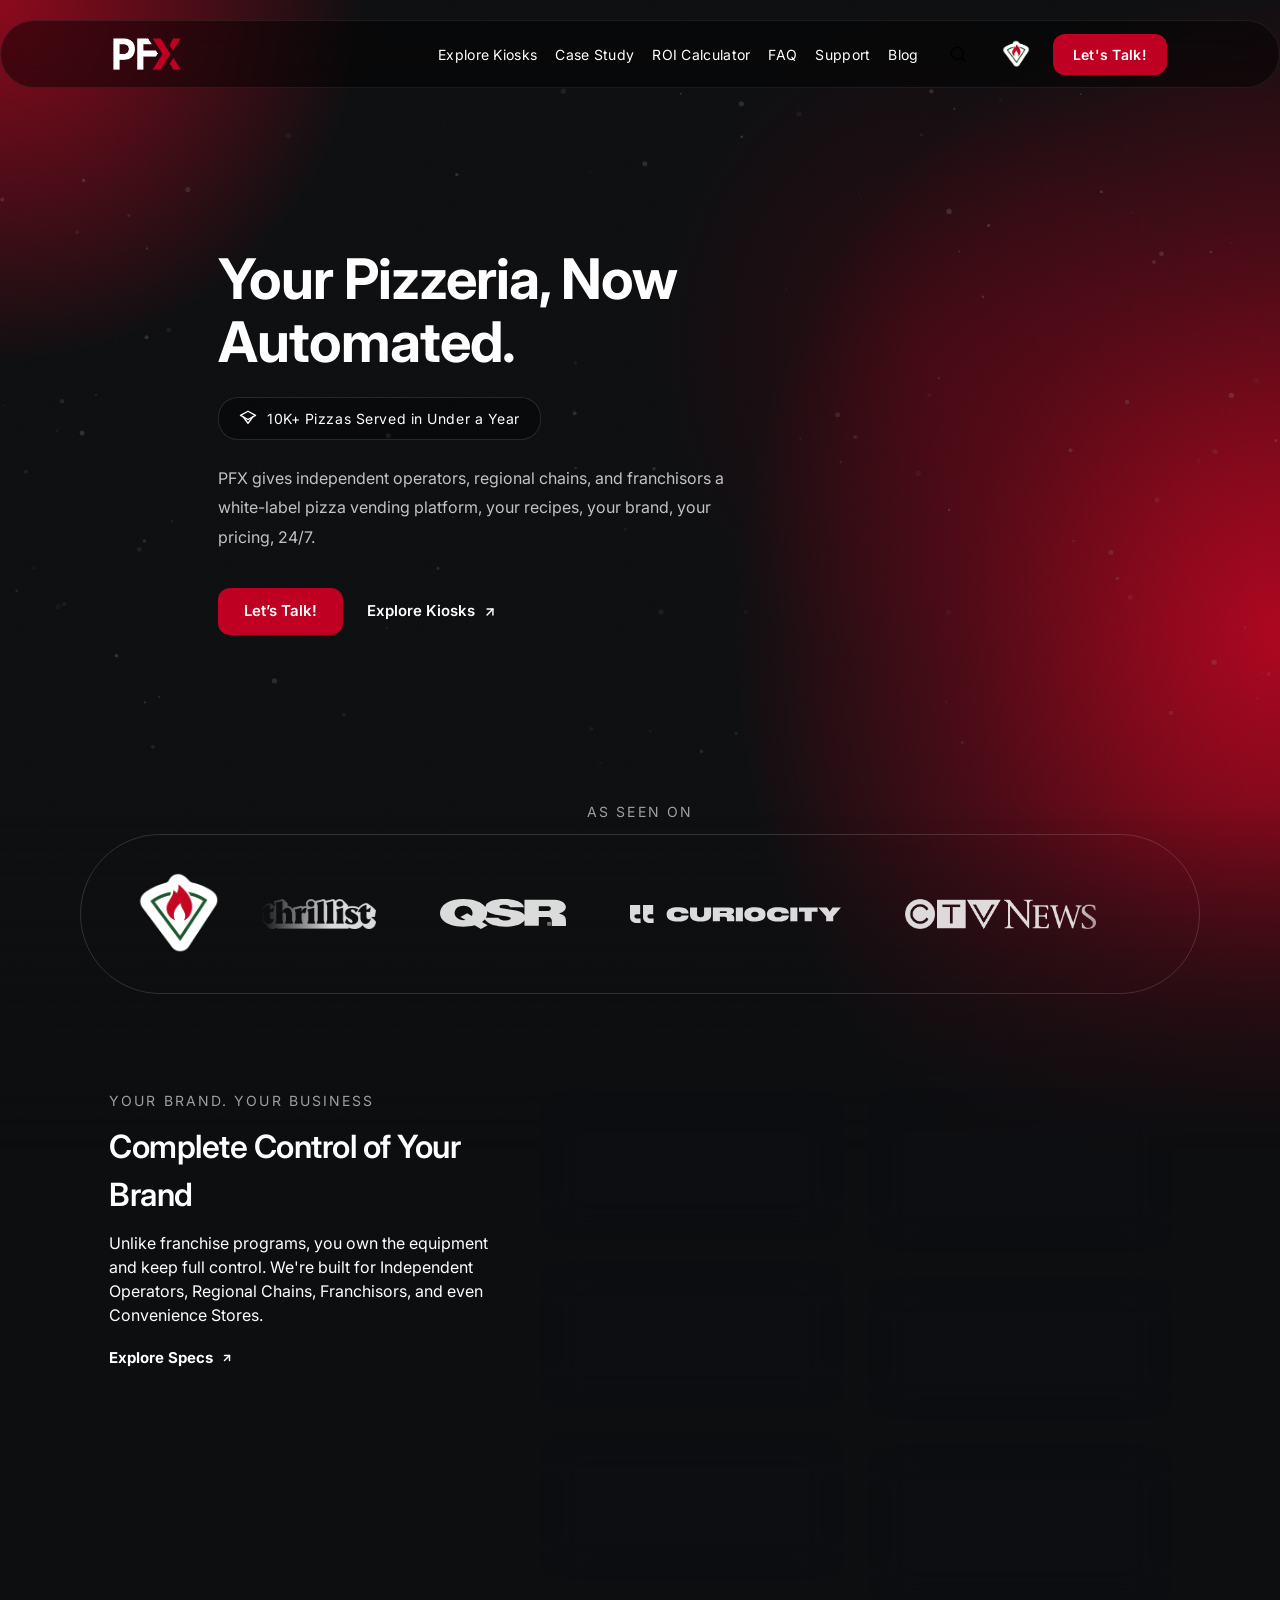
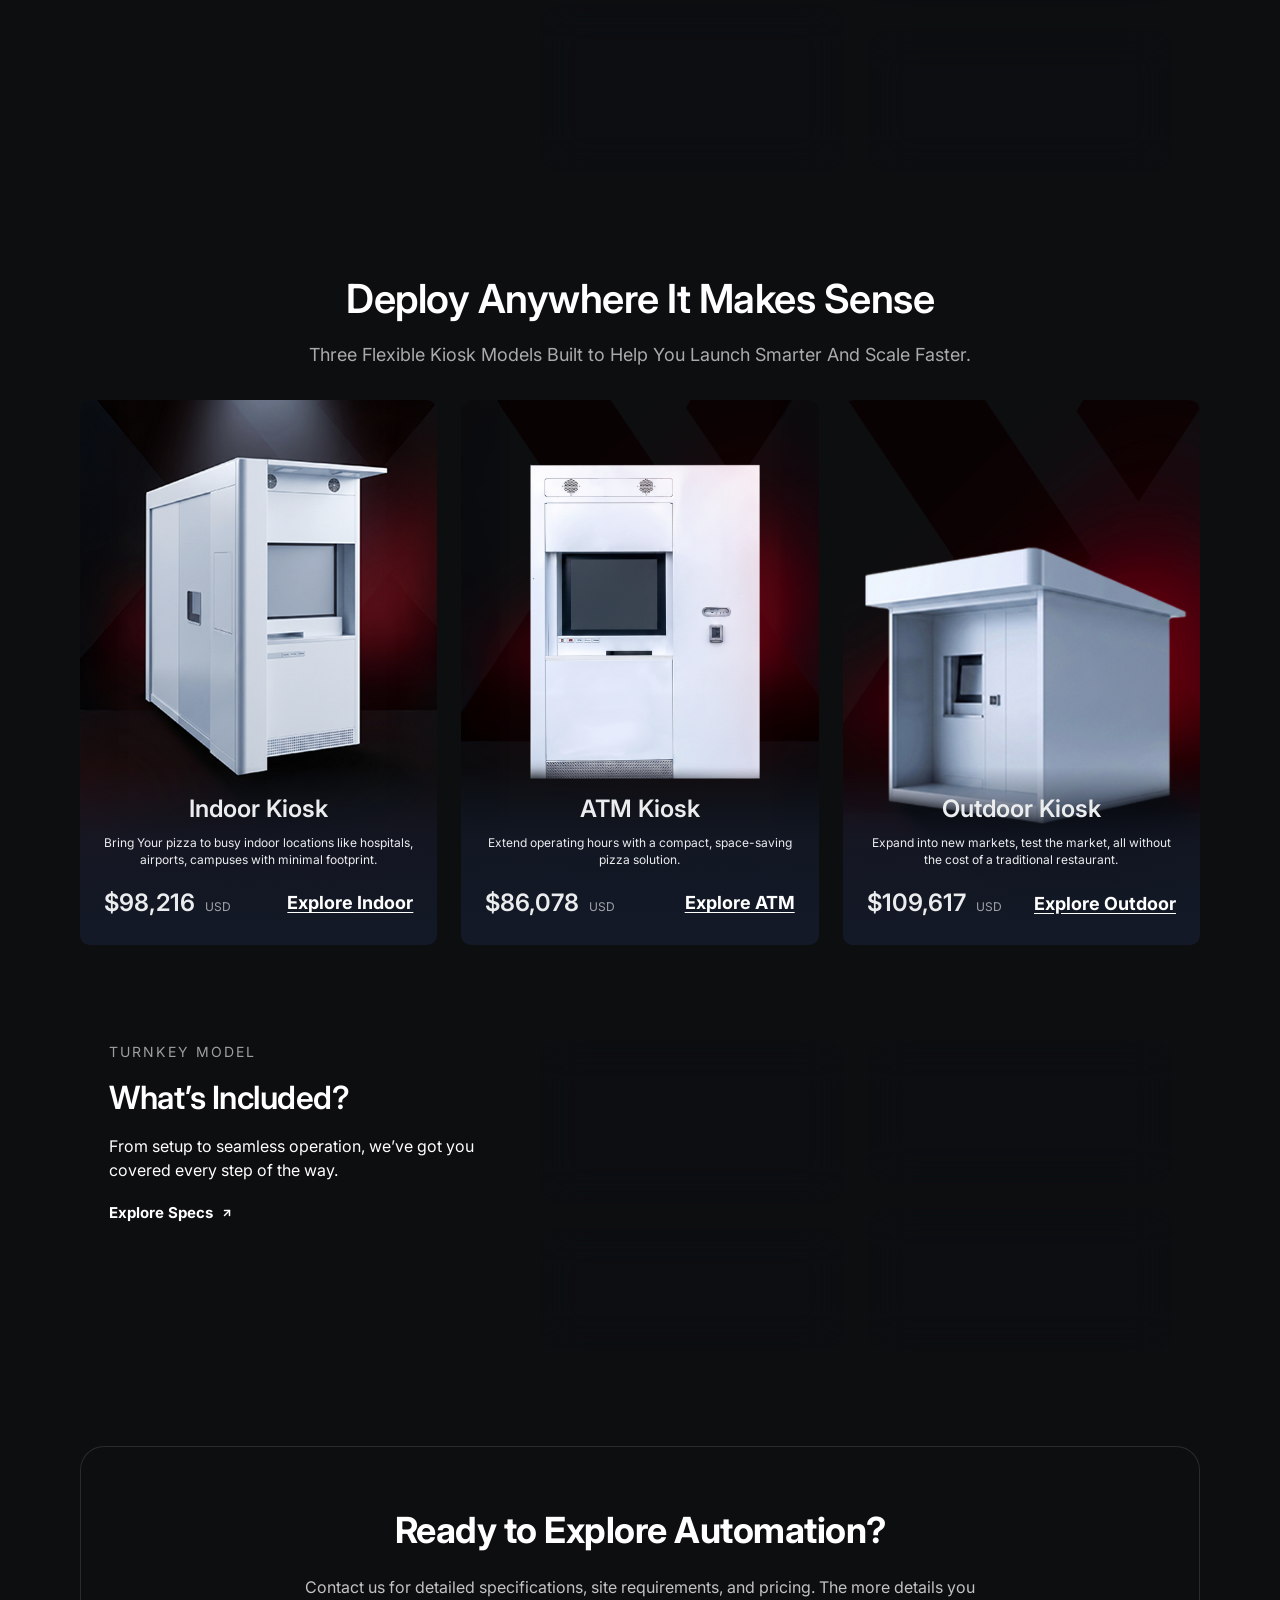
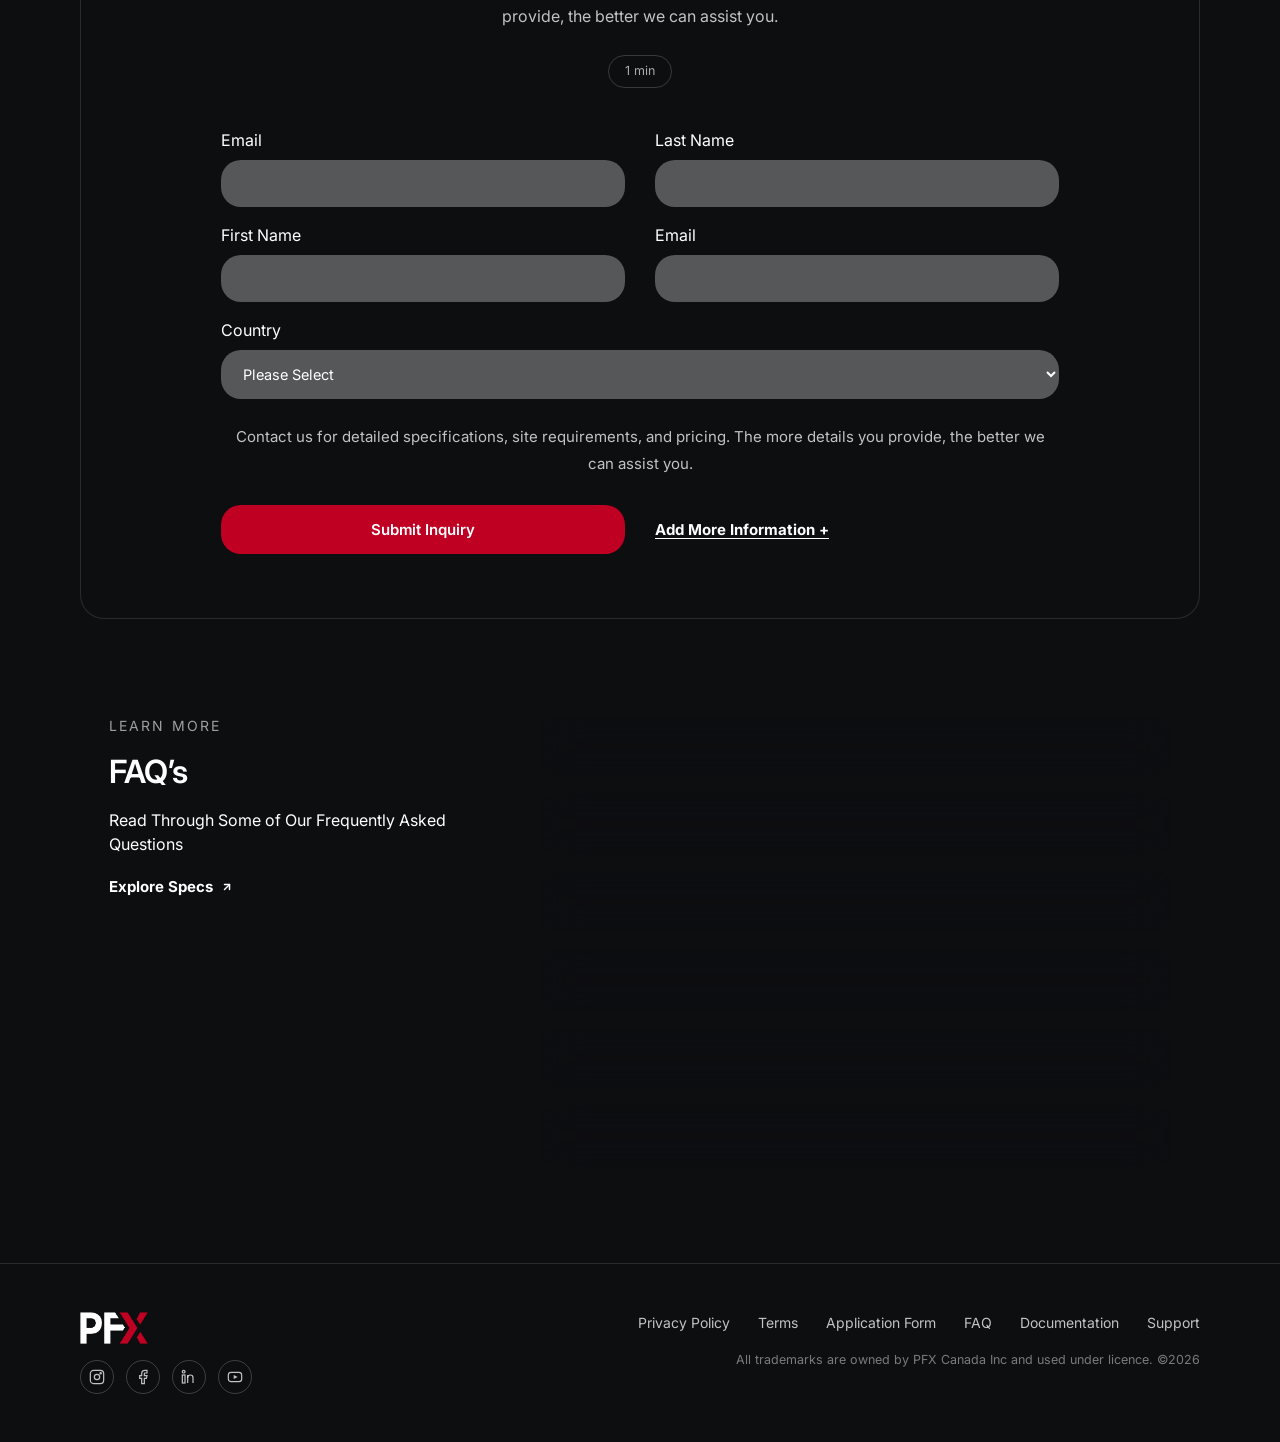
<file: index.html>
<!DOCTYPE html>
<html lang="en">
<head>
<meta charset="UTF-8">
<meta name="viewport" content="width=device-width, initial-scale=1.0">
<script src="analytics.js"></script>
<link rel="icon" type="image/x-icon" href="favicon.ico">
<link rel="icon" type="image/png" sizes="16x16" href="favicon-16.png">
<link rel="icon" type="image/png" sizes="32x32" href="favicon-32.png">
<link rel="icon" type="image/png" sizes="192x192" href="favicon-192.png">
<link rel="apple-touch-icon" sizes="180x180" href="favicon-180.png">
<title>PFX — Your Pizzeria, Now Automated</title>
<link rel="preconnect" href="https://fonts.googleapis.com">
<link rel="preconnect" href="https://fonts.gstatic.com" crossorigin>
<link href="https://fonts.googleapis.com/css2?family=EB+Garamond:ital,wght@0,400..800;1,400..800&family=Inter:ital,opsz,wght@0,14..32,100..900;1,14..32,100..900&family=Josefin+Sans:ital,wght@0,100..700;1,100..700&family=League+Spartan:wght@100..900&family=Libre+Baskerville:ital,wght@0,400;0,700;1,400&family=Plus+Jakarta+Sans:ital,wght@0,200..800;1,200..800&family=Poppins:ital,wght@0,100;0,200;0,300;0,400;0,500;0,600;0,700;0,800;0,900;1,100;1,200;1,300;1,400;1,500;1,600;1,700;1,800;1,900&family=Raleway:ital,wght@0,100..900;1,100..900&display=swap" rel="stylesheet">
<link rel="stylesheet" href="talk-modal.css?v=4">
<style>
  :root{
    --red:#C00022;
    --red-dark:#A80F22;
    --ink:#ffffff;
    --bg:#0D0E10;
    --bg-alt:#131722;
    --gray:#9AA3AF;
    --line:rgba(255,255,255,0.12);
    --panel:rgba(217,217,217,0.2);
    --panel-solid:#181c24;
    --section-bg:#0D0E10;
    --input-bg:rgba(255,255,255,0.3);
    --white:#fff;
  }
  *{box-sizing:border-box; margin:0; padding:0;}
  html{scroll-behavior:smooth;}
  body{
    font-family: "Inter", -apple-system, BlinkMacSystemFont, "Segoe UI", Helvetica, Arial, sans-serif;
    color:var(--ink);
    background:var(--bg);
    line-height:1.5;
  }
  a{text-decoration:none; color:inherit;}

  /* Base horizontal rhythm: 1440 canvas, 80px section margin (1280 content zone).
     Hero / Business Model / Turnkey use a narrower 1062px zone centered inside that,
     which is what gives them their extra ~109px indent vs the full-bleed sections. */
  .wrap80{max-width:1440px; margin:0 auto; padding:0 80px;}
  .inner-1062{max-width:1062px; margin:0 auto;}

  /* NAV */
  header.nav{
    display:flex; align-items:center; justify-content:space-between;
    padding:12px 112px;
    max-width:1282px; margin:20px auto 0;
    position:sticky; top:20px; z-index:100;
    background:rgba(0,0,0,0.45);
    backdrop-filter:blur(14px); -webkit-backdrop-filter:blur(14px);
    border:1px solid rgba(255,255,255,0.08);
    border-radius:50px;
  }
  .logo{font-size:26px; font-weight:800; letter-spacing:-0.5px; color:var(--white);}
  .logo img{height:32px; width:auto; display:block;}
  .logo span{color:var(--red);}
  nav.links{display:flex; align-items:center; gap:18px; font-size:14px; font-weight:400;}
  nav.links a{color:var(--white); letter-spacing:0.3px;}
  nav.links a.talk{
    background:var(--red); color:#fff; padding:10px 20px; border-radius:12px; font-weight:600; font-size:14px;
  }
  .search-btn{color:var(--white); display:flex;}
  .nav-logo-btn{
    display:flex; align-items:center; justify-content:center;
    width:38px; height:38px; padding:2px; flex-shrink:0;
    background:none; border:none;
  }
  .nav-logo-btn:hover{opacity:0.85;}
  .nav-logo-btn img{width:30px; height:30px; display:block; object-fit:contain;}

  /* HERO — text-only, left aligned inside the narrow 1062 zone (189px total inset) */
  /* Red glow behind the top of the landing page (hero + "As Seen On").
     Two soft red light sources, a fine film grain, and a fade into the
     normal page background at the bottom. */
  .page-glow{
    position:absolute; top:0; left:0; right:0; height:1150px;
    z-index:-1; pointer-events:none; overflow:hidden;
    background:
      radial-gradient(ellipse 38% 42% at 0% 0%, rgba(150,8,28,0.85) 0%, rgba(150,8,28,0.35) 45%, rgba(150,8,28,0) 75%),
      radial-gradient(ellipse 55% 72% at 100% 55%, rgba(175,6,30,0.95) 0%, rgba(140,6,26,0.45) 45%, rgba(120,6,24,0) 78%),
      radial-gradient(ellipse 30% 40% at 72% 30%, rgba(90,4,18,0.35) 0%, rgba(90,4,18,0) 70%),
      var(--bg);
    -webkit-mask-image:linear-gradient(to bottom, #000 70%, transparent 100%);
            mask-image:linear-gradient(to bottom, #000 70%, transparent 100%);
  }
  .page-glow::after{
    content:""; position:absolute; inset:0; opacity:0.18; mix-blend-mode:overlay;
    background-image:url("data:image/svg+xml,%3Csvg xmlns='http://www.w3.org/2000/svg' width='200' height='200'%3E%3Cfilter id='n'%3E%3CfeTurbulence type='fractalNoise' baseFrequency='0.9' numOctaves='2' stitchTiles='stitch'/%3E%3CfeColorMatrix values='0 0 0 0 1 0 0 0 0 1 0 0 0 0 1 0 0 0 0.9 0'/%3E%3C/filter%3E%3Crect width='100%25' height='100%25' filter='url(%23n)'/%3E%3C/svg%3E");
  }
  .hero{
    position:relative;
    width:100%; overflow:hidden;
    background:transparent;
    padding:160px 80px 130px;
  }
  .hero-particles{position:absolute; inset:0; z-index:0; pointer-events:none; display:block;}
  .hero-content{
    position:relative; z-index:5;
    max-width:1062px; margin:0 auto;
  }
  .hero-inner{max-width:620px; margin-left:109px;}
  .hero h1{
    font-size:56px; font-weight:700; line-height:1.13; letter-spacing:-1px; color:var(--white);
    max-width:618px;
  }
  .hero-badge{
    display:inline-flex; align-items:center; gap:10px;
    background:rgba(0,0,0,0.35); border:1px solid rgba(255,255,255,0.12);
    padding:10px 20px; border-radius:20px; margin-top:22px;
  }
  .hero-badge svg{flex-shrink:0; color:var(--white);}
  .hero-badge span{font-size:14px; letter-spacing:0.04em; color:var(--white);}
  .hero p{
    margin-top:24px; font-size:16px; line-height:1.85; color:rgba(255,255,255,0.75); max-width:508px;
  }
  .hero-ctas{display:flex; align-items:center; gap:24px; margin-top:36px;}
  .btn-primary{
    background:var(--red); color:#fff; padding:12px 26px; border-radius:12px;
    font-weight:600; font-size:15px; display:inline-block; border:none; cursor:pointer;
  }
  .btn-primary:hover{background:var(--red-dark);}
  .hero-explore-link{display:inline-flex; align-items:center; gap:8px; color:var(--white); font-weight:600; font-size:15px;}
  .hero-explore-link svg{flex-shrink:0;}

  /* AS SEEN ON */
  .seenon{
    padding:36px 80px 0;
  }
  /* Same type spec as the section eyebrows ("Your Brand. Your Business") */
  .seenon-eyebrow{
    text-align:center; margin-bottom:12px;
    font-size:14px; font-weight:400; letter-spacing:0.15em; text-transform:uppercase; color:rgba(255,255,255,0.6);
  }
  .seenon-card{
    max-width:1280px; margin:0 auto;
    display:flex; align-items:center; gap:40px;
    border:1px solid rgba(255,255,255,0.14); border-radius:200px;
    padding:21px 56px; min-height:160px; overflow:hidden;
  }
  .seenon-mark{flex-shrink:0; width:83px; height:auto; display:block;}
  /* Logos scroll continuously: the track holds two identical sets and slides by
     exactly one set's width (-50%), so the loop is seamless. */
  .seenon-logos{
    flex:1; min-width:0; overflow:hidden;
    -webkit-mask-image:linear-gradient(to right, transparent, #000 8%, #000 92%, transparent);
            mask-image:linear-gradient(to right, transparent, #000 8%, #000 92%, transparent);
  }
  .seenon-track{display:flex; align-items:center; width:max-content; animation:seenon-scroll 40s linear infinite;}
  .seenon-logos:hover .seenon-track{animation-play-state:paused;}
  @keyframes seenon-scroll{ from{transform:translateX(0);} to{transform:translateX(-50%);} }
  .seenon-set{display:flex; align-items:center; flex-shrink:0;}
  .seenon-press-logo{
    flex-shrink:0; display:flex; align-items:center; height:48px; padding-right:64px;
    opacity:0.85; transition:opacity .15s ease;
  }
  .seenon-press-logo:hover{opacity:1;}
  .seenon-press-logo img{height:30px; width:auto; display:block;}
  .seenon-press-logo img.logo-sm{height:18px;}
  .seenon-press-logo img.logo-lg{height:36px;}
  .seenon-press-logo img.logo-xl{height:46px;}
  @media (prefers-reduced-motion: reduce){ .seenon-track{animation-duration:120s;} }

  /* SECTIONS */
  section.feature{margin:96px auto;}
  section.feature .eyebrow{margin-bottom:12px; font-size:14px; font-weight:400; letter-spacing:0.15em; text-transform:uppercase; color:rgba(255,255,255,0.6);}
  section.feature h2{font-size:32px; font-weight:600; letter-spacing:-0.5px; margin-bottom:12px; color:var(--white);}
  section.feature > .wrap80 > p.sub{color:rgba(255,255,255,0.65); font-size:16px; margin-bottom:32px; max-width:700px;}
  section.feature.centered{text-align:center;}
  section.feature.centered h2{font-size:40px; margin-bottom:12px;}
  section.feature.centered > .wrap80 > p.sub{margin-left:auto; margin-right:auto; font-size:18px;}

  .feature-head{max-width:407px;}
  .feature-head .explore-link{display:inline-flex; align-items:center; gap:8px; margin-top:20px; color:var(--white); font-weight:700; font-size:15px;}

  .card-grid{
    display:grid; grid-template-columns:407px 1fr 1fr; gap:24px;
  }
  .card-grid .cards-col{display:grid; gap:24px;}
  .card{
    position:relative;
    background:
      linear-gradient(135deg, rgba(255,255,255,0.16) 0%, rgba(255,255,255,0.03) 42%, rgba(255,255,255,0) 62%),
      var(--panel);
    border:1px solid rgba(255,255,255,0.1); border-radius:22px; padding:32px 40px 30px 41px;
    backdrop-filter:blur(20px) saturate(160%);
    -webkit-backdrop-filter:blur(20px) saturate(160%);
    box-shadow:
      0 16px 40px rgba(0,0,0,0.35),
      inset 1px 1px 0 rgba(255,255,255,0.2),
      inset -1px -1px 0 rgba(0,0,0,0.25);
  }
  .card h3{font-size:16px; font-weight:600; margin-bottom:14px; color:var(--white);}
  .card p{font-size:14px; color:rgba(255,255,255,0.7); line-height:1.45;}

  /* KIOSK CARDS */
  .kiosk-grid{
    display:grid; grid-template-columns:repeat(3, 1fr); gap:24px;
  }
  .kiosk-card{
    position:relative; border-radius:10px; overflow:hidden; aspect-ratio:407/621; background:#131927;
  }
  .kiosk-card img{
    position:absolute; inset:0; width:100%; height:100%; object-fit:cover;
  }
  .kiosk-card .kiosk-overlay{
    position:absolute; left:0; right:0; bottom:0; padding:24px;
    background:linear-gradient(180deg, rgba(19,25,39,0) 0%, rgba(19,25,39,0.8) 40%, #131927 100%);
  }
  .kiosk-card h3{font-size:24px; font-weight:600; margin-bottom:8px; color:#ebeced;}
  .kiosk-card p{color:#ebeced; font-size:12px; line-height:1.4; margin-bottom:16px;}
  .kiosk-price-row{display:flex; align-items:center; justify-content:space-between;}
  .kiosk-price{font-size:24px; font-weight:600; color:#ebeced;}
  .kiosk-price .usd{font-weight:400; color:rgba(255,255,255,0.6); font-size:12px; margin-left:4px;}
  .kiosk-card .link{color:var(--white); font-weight:700; font-size:18px; text-decoration:underline; text-underline-offset:3px;}

  /* FAQ */
  .faq-grid{display:grid; grid-template-columns:407px 1fr; gap:24px; align-items:start;}
  .faq-list{display:grid; gap:16px;}
  .faq-item{
    position:relative;
    background:
      linear-gradient(135deg, rgba(255,255,255,0.16) 0%, rgba(255,255,255,0.03) 42%, rgba(255,255,255,0) 62%),
      var(--panel);
    border:1px solid rgba(255,255,255,0.1); border-radius:18px;
    overflow:hidden;
    backdrop-filter:blur(20px) saturate(160%);
    -webkit-backdrop-filter:blur(20px) saturate(160%);
    box-shadow:
      0 16px 40px rgba(0,0,0,0.35),
      inset 1px 1px 0 rgba(255,255,255,0.2),
      inset -1px -1px 0 rgba(0,0,0,0.25);
  }
  .faq-q{
    width:100%; display:flex; align-items:center; justify-content:space-between; gap:16px;
    background:none; border:none; cursor:pointer; text-align:left;
    padding:20px 24px; font-family:inherit; font-size:16px; font-weight:500; color:var(--white);
  }
  .faq-q .chev{flex-shrink:0; transition:transform .2s ease; color:rgba(255,255,255,0.6);}
  .faq-item.open .faq-q .chev{transform:rotate(180deg);}
  .faq-a{max-height:0; overflow:hidden; transition:max-height .25s ease;}
  .faq-a p{padding:0 24px 20px; font-size:14.5px; line-height:1.7; color:rgba(255,255,255,0.65); max-width:640px;}

  /* FOOTER */
  footer{
    border-top:1px solid var(--line); padding:48px 80px; background:var(--bg);
  }
  .footer-inner{
    max-width:1280px; margin:0 auto; display:flex; justify-content:space-between; align-items:flex-start; flex-wrap:wrap; gap:24px;
  }
  .footer-left .logo{margin-bottom:16px; display:block;}
  .footer-socials{display:flex; gap:12px;}
  .footer-socials a{
    width:34px; height:34px; border-radius:50%; border:1.5px solid rgba(255,255,255,0.2);
    display:flex; align-items:center; justify-content:center; color:rgba(255,255,255,0.75);
  }
  .footer-right{text-align:right;}
  .footer-links{display:flex; flex-wrap:wrap; justify-content:flex-end; gap:28px; margin-bottom:18px;}
  .footer-links a{font-size:14px; color:rgba(255,255,255,0.75);}
  .footer-legal{font-size:12.5px; color:rgba(255,255,255,0.45); max-width:480px; margin-left:auto;}

  @media (max-width: 900px){
    header.nav{margin:12px; padding:10px 16px;}
    nav.links{gap:12px; font-size:13px;}
    nav.links a:not(.talk), nav.links .search-btn{display:none;}
    .hero{padding:64px 24px 56px;}
    .hero-inner{margin-left:0; max-width:100%;}
    .hero h1{font-size:36px; max-width:100%;}
    .hero p{max-width:100%;}
    .hero-ctas{flex-wrap:wrap;}
    .seenon{padding:24px 24px 0;}
    .seenon-card{flex-direction:column; border-radius:32px; padding:32px 24px; text-align:center; min-height:0; gap:20px;}
    .seenon-logos{width:100%;}
    .seenon-press-logo{padding-right:40px;}
    .wrap80{padding:0 24px;}
    section.feature{margin:64px auto;}
    .card-grid{grid-template-columns:1fr;}
    .feature-head{max-width:100%;}
    .kiosk-grid{grid-template-columns:1fr;}
    .kiosk-card{aspect-ratio:4/3;}
    .faq-grid{grid-template-columns:1fr;}
    .footer-inner{flex-direction:column;}
    .footer-right{text-align:left;}
    .footer-links{justify-content:flex-start;}
    .footer-legal{margin-left:0;}
  }
</style>
</head>
<body>
<div class="page-glow" aria-hidden="true"></div>

<header class="nav">
  <a href="index.html" class="logo" aria-label="PFX home"><img src="Images/pfx-logo-white.png" alt="PFX"></a>
  <nav class="links">
    <a href="kiosk-outdoor.html">Explore Kiosks</a>
    <a href="index.html#case-study">Case Study</a>
    <a href="roi_calculator.html">ROI Calculator</a>
    <a href="index.html#faq">FAQ</a>
    <a href="contact.html">Support</a>
    <a href="blog.html">Blog</a>
    <button type="button" class="search-btn" id="siteSearchBtn" aria-label="Search blog">
      <svg width="18" height="18" viewBox="0 0 24 24" fill="none" stroke="currentColor" stroke-width="2" stroke-linecap="round" stroke-linejoin="round"><circle cx="11" cy="11" r="8"></circle><line x1="21" y1="21" x2="16.65" y2="16.65"></line></svg>
    </button>
    <a href="https://www.pizzaforno.com" class="nav-logo-btn" target="_blank" rel="noopener" aria-label="Powered by PizzaForno">
      <img src="pizzaforno-logomark.png" alt="PizzaForno">
    </a>
    <a href="contact.html" class="talk" data-talk-trigger>Let's Talk!</a>
  </nav>
</header>

<section class="hero">
  <canvas class="hero-particles" id="heroParticleCanvas" aria-hidden="true"></canvas>
  <div class="hero-content">
    <div class="hero-inner">
      <h1>Your Pizzeria, Now Automated.</h1>
      <div class="hero-badge">
        <svg width="18" height="18" viewBox="0 0 24 24" fill="none" stroke="currentColor" stroke-width="1.8" stroke-linecap="round" stroke-linejoin="round" aria-hidden="true"><path d="M2 8.5 12 3l10 5.5-10 5.5L2 8.5Z"></path><path d="m6 11 6 8 6-8"></path></svg>
        <span>10K+ Pizzas Served in Under a Year</span>
      </div>
      <p>PFX gives independent operators, regional chains, and franchisors a white-label pizza vending platform, your recipes, your brand, your pricing, 24/7.</p>
      <div class="hero-ctas">
        <a href="contact.html" class="btn-primary" data-talk-trigger>Let&rsquo;s Talk!</a>
        <a href="kiosk-outdoor.html" class="hero-explore-link">Explore Kiosks
          <svg width="14" height="14" viewBox="0 0 24 24" fill="none" stroke="currentColor" stroke-width="2.5" stroke-linecap="round" stroke-linejoin="round" aria-hidden="true"><path d="M7 17 17 7"></path><path d="M7 7h10v10"></path></svg>
        </a>
      </div>
    </div>
  </div>
</section>

<section class="seenon" id="case-study">
  <h2 class="seenon-eyebrow">As Seen On</h2>
  <div class="seenon-card">
    <img class="seenon-mark" src="Images/pizzaforno-mark.png?v=2" alt="PizzaForno">

    <div class="seenon-logos">
      <div class="seenon-track">
        <div class="seenon-set">
          <a class="seenon-press-logo" href="https://www.thrillist.com/news/nation/pizzaforno-is-rolling-out-pizza-making-kiosks" target="_blank" rel="noopener"><img src="Images/press/thrillist.png" alt="Thrillist"></a>
          <a class="seenon-press-logo" href="https://www.qsrmagazine.com/news/pizzaforno-sees-growth-spurt-in-first-half-of-2024/" target="_blank" rel="noopener"><img src="Images/press/qsr.svg" alt="QSR"></a>
          <a class="seenon-press-logo" href="https://curiocity.com/pizzaforno-calgary/" target="_blank" rel="noopener"><img src="Images/press/curiocity.svg" alt="Curiocity" class="logo-sm"></a>
          <a class="seenon-press-logo" href="https://www.ctvnews.ca/kitchener/article/pizza-vending-machine-at-university-of-guelph-goes-viral-thanks-to-pizza-cam/" target="_blank" rel="noopener"><img src="Images/press/ctv.png" alt="CTV News"></a>
          <a class="seenon-press-logo" href="https://www.vendingtimes.com/news/pizza-vending-at-ontario-university-goes-viral/" target="_blank" rel="noopener"><img src="Images/press/vendingtimes.png" alt="Vending Times"></a>
          <a class="seenon-press-logo" href="https://www.businesswire.com/news/home/20250731251164/en/PizzaForno-Heats-Up-West-Coast-Expansion-with-247-Pizza-Vending-Machines-at-Southern-California-College-Campuses" target="_blank" rel="noopener"><img src="Images/press/businesswire.png" alt="Business Wire" class="logo-lg"></a>
          <a class="seenon-press-logo" href="https://retail-insider.com/retail-insider/2020/05/automated-pizza-oven-concept-pizzaforno-plans-to-open-thousands-of-locations/" target="_blank" rel="noopener"><img src="Images/press/retailinsider.png" alt="Retail Insider" class="logo-xl"></a>
          <a class="seenon-press-logo" href="https://fox40.com/news/local-news/sacramento-county/pizzaforno-vending-machine-california/" target="_blank" rel="noopener"><img src="Images/press/fox40.png" alt="Fox40"></a>
        </div>
        <!-- Second copy of the set so the scroll loops seamlessly; filled in by the script below. -->
        <div class="seenon-set" aria-hidden="true"></div>
      </div>
    </div>
    <script>
      (function(){
        var sets = document.querySelectorAll('.seenon-set');
        sets[1].innerHTML = sets[0].innerHTML;
        sets[1].querySelectorAll('a').forEach(function(a){ a.tabIndex = -1; });
      })();
    </script>
  </div>
</section>

<section class="feature">
  <div class="wrap80">
    <div class="inner-1062">
      <div class="card-grid">
        <div class="feature-head">
          <div class="eyebrow">Your Brand. Your Business</div>
          <h2>Complete Control of Your Brand</h2>
          <p class="sub">Unlike franchise programs, you own the equipment and keep full control. We're built for Independent Operators, Regional Chains, Franchisors, and even Convenience Stores.</p>
          <a href="kiosk-outdoor.html" class="explore-link">Explore Specs
            <svg width="12" height="12" viewBox="0 0 24 24" fill="none" stroke="currentColor" stroke-width="3" stroke-linecap="round" stroke-linejoin="round" aria-hidden="true"><path d="M7 17 17 7"></path><path d="M7 7h10v10"></path></svg>
          </a>
        </div>
        <div class="cards-col">
          <div class="card">
            <h3>Commercial Grade</h3>
            <p>NAMA &amp; UL Certified, Built to Last</p>
          </div>
          <div class="card">
            <h3>Your Branding</h3>
            <p>Full Custom Wrap With Your Colors, Logo, and Messaging.</p>
          </div>
          <div class="card">
            <h3>No Franchise Fees</h3>
            <p>Buy the Equipment, Keep the Profits.</p>
          </div>
          <div class="card">
            <h3>Customised Recipe Testing</h3>
            <p>Your Pizzas are Tested to Ensure Perfect Baking And Customer Satisfaction.</p>
          </div>
        </div>
        <div class="cards-col">
          <div class="card">
            <h3>Your Recipes &amp; Ingredients</h3>
            <p>Your Dough, Sauce, Cheese, Toppings, Completely Made By You.</p>
          </div>
          <div class="card">
            <h3>Your Pricing &amp; Menu</h3>
            <p>Set Prices, Run Seasonal Specials, Update Remotely.</p>
          </div>
          <div class="card">
            <h3>Your Operations</h3>
            <p>You Prep, Stock, And Manage On Your Schedule, No Third Party Involvement.</p>
          </div>
          <div class="card">
            <h3>Product Integrity</h3>
            <p>Your Ingredients, Your Standards.</p>
          </div>
        </div>
      </div>
    </div>
  </div>
</section>

<section class="feature centered" id="kiosks">
  <div class="wrap80">
    <h2>Deploy Anywhere It Makes Sense</h2>
    <p class="sub">Three Flexible Kiosk Models Built to Help You Launch Smarter And Scale Faster.</p>
    <div class="kiosk-grid">
      <div class="kiosk-card">
        <img src="kiosk_indoor.png" alt="Indoor Kiosk">
        <div class="kiosk-overlay">
          <h3>Indoor Kiosk</h3>
          <p>Bring Your pizza to busy indoor locations like hospitals, airports, campuses with minimal footprint.</p>
          <div class="kiosk-price-row">
            <div class="kiosk-price">$98,216 <span class="usd">USD</span></div>
            <a href="kiosk-indoor.html" class="link">Explore Indoor</a>
          </div>
        </div>
      </div>
      <div class="kiosk-card">
        <img src="kiosk_atm.png" alt="ATM Kiosk">
        <div class="kiosk-overlay">
          <h3>ATM Kiosk</h3>
          <p>Extend operating hours with a compact, space-saving pizza solution.</p>
          <div class="kiosk-price-row">
            <div class="kiosk-price">$86,078 <span class="usd">USD</span></div>
            <a href="kiosk-atm.html" class="link">Explore ATM</a>
          </div>
        </div>
      </div>
      <div class="kiosk-card">
        <img src="kiosk_outdoor.jpg" alt="Outdoor Kiosk">
        <div class="kiosk-overlay">
          <h3>Outdoor Kiosk</h3>
          <p>Expand into new markets, test the market, all without the cost of a traditional restaurant.</p>
          <div class="kiosk-price-row">
            <div class="kiosk-price">$109,617 <span class="usd">USD</span></div>
            <a href="kiosk-outdoor.html" class="link">Explore Outdoor</a>
          </div>
        </div>
      </div>
    </div>
  </div>
</section>

<section class="feature">
  <div class="wrap80">
    <div class="inner-1062">
      <div class="card-grid">
        <div class="feature-head">
          <div class="eyebrow">Turnkey Model</div>
          <h2>What&rsquo;s Included?</h2>
          <p class="sub">From setup to seamless operation, we&rsquo;ve got you covered every step of the way.</p>
          <a href="kiosk-outdoor.html" class="explore-link">Explore Specs
            <svg width="12" height="12" viewBox="0 0 24 24" fill="none" stroke="currentColor" stroke-width="3" stroke-linecap="round" stroke-linejoin="round" aria-hidden="true"><path d="M7 17 17 7"></path><path d="M7 7h10v10"></path></svg>
          </a>
        </div>
        <div class="cards-col">
          <div class="card">
            <h3>Turnkey Services</h3>
            <p>Turnkey Install + Training, Extended Service Plans, Unit Customization.</p>
          </div>
          <div class="card">
            <h3>Equipment Warranty</h3>
            <p>1 Year Parts &amp; Labor.</p>
          </div>
        </div>
        <div class="cards-col">
          <div class="card">
            <h3>Technical Support</h3>
            <p>24/7 Helpline and Remote Monitoring.</p>
          </div>
          <div class="card">
            <h3>Software &amp; Updates</h3>
            <p>Cloud-Based Management, Remote Updates, and Insights.</p>
          </div>
        </div>
      </div>
    </div>
  </div>
</section>

<!-- "Ready to Explore Automation?" inquiry form, rendered by talk-modal.js -->
<section data-talk-inline id="inquiry"></section>

<section class="feature" id="faq">
  <div class="wrap80">
    <div class="inner-1062">
      <div class="faq-grid">
        <div class="feature-head">
          <div class="eyebrow">Learn More</div>
          <h2>FAQ&rsquo;s</h2>
          <p class="sub">Read Through Some of Our Frequently Asked Questions</p>
          <a href="kiosk-outdoor.html" class="explore-link">Explore Specs
            <svg width="12" height="12" viewBox="0 0 24 24" fill="none" stroke="currentColor" stroke-width="3" stroke-linecap="round" stroke-linejoin="round" aria-hidden="true"><path d="M7 17 17 7"></path><path d="M7 7h10v10"></path></svg>
          </a>
        </div>
        <div class="faq-list" id="faqList">
          <div class="faq-item">
            <button type="button" class="faq-q">What is PFX?
              <svg class="chev" width="18" height="18" viewBox="0 0 24 24" fill="none" stroke="currentColor" stroke-width="2" stroke-linecap="round" stroke-linejoin="round" aria-hidden="true"><polyline points="6 9 12 15 18 9"></polyline></svg>
            </button>
            <div class="faq-a"><p>PFX is a white-label pizza vending platform — automated kiosks that let operators, regional chains, and franchisors sell their own recipes under their own brand, 24/7, without the overhead of a traditional storefront.</p></div>
          </div>
          <div class="faq-item">
            <button type="button" class="faq-q">How Do PFX Kiosks Work?
              <svg class="chev" width="18" height="18" viewBox="0 0 24 24" fill="none" stroke="currentColor" stroke-width="2" stroke-linecap="round" stroke-linejoin="round" aria-hidden="true"><polyline points="6 9 12 15 18 9"></polyline></svg>
            </button>
            <div class="faq-a"><p>Fresh pizzas are prepped and loaded into the kiosk, which stores, bakes, and dispenses each order on demand through a self-serve touchscreen and payment terminal — typically ready in under 5 minutes.</p></div>
          </div>
          <div class="faq-item">
            <button type="button" class="faq-q">How Does PFX Ensure Pizza Quality?
              <svg class="chev" width="18" height="18" viewBox="0 0 24 24" fill="none" stroke="currentColor" stroke-width="2" stroke-linecap="round" stroke-linejoin="round" aria-hidden="true"><polyline points="6 9 12 15 18 9"></polyline></svg>
            </button>
            <div class="faq-a"><p>Because you supply your own dough, sauce, cheese, and toppings, every pizza reflects your own recipes and standards. Each kiosk is also temperature- and freshness-monitored to keep ingredients within safe, high-quality ranges.</p></div>
          </div>
          <div class="faq-item">
            <button type="button" class="faq-q">How Are The Kiosks Cleaned And Maintained?
              <svg class="chev" width="18" height="18" viewBox="0 0 24 24" fill="none" stroke="currentColor" stroke-width="2" stroke-linecap="round" stroke-linejoin="round" aria-hidden="true"><polyline points="6 9 12 15 18 9"></polyline></svg>
            </button>
            <div class="faq-a"><p>Operators handle routine daily cleaning and restocking, while PFX backs every kiosk with a 1-year parts &amp; labor warranty, remote monitoring, and a 24/7 technical support helpline.</p></div>
          </div>
          <div class="faq-item">
            <button type="button" class="faq-q">What is the ROI On These Kiosks?
              <svg class="chev" width="18" height="18" viewBox="0 0 24 24" fill="none" stroke="currentColor" stroke-width="2" stroke-linecap="round" stroke-linejoin="round" aria-hidden="true"><polyline points="6 9 12 15 18 9"></polyline></svg>
            </button>
            <div class="faq-a"><p>Returns vary by location, foot traffic, and pricing — use our <a href="roi_calculator.html" style="color:var(--red); text-decoration:underline;">ROI Calculator</a> to model projected earnings, payback period, and lifetime ROI for your specific setup.</p></div>
          </div>
          <div class="faq-item">
            <button type="button" class="faq-q">PFX or PizzaForno?
              <svg class="chev" width="18" height="18" viewBox="0 0 24 24" fill="none" stroke="currentColor" stroke-width="2" stroke-linecap="round" stroke-linejoin="round" aria-hidden="true"><polyline points="6 9 12 15 18 9"></polyline></svg>
            </button>
            <div class="faq-a"><p>PFX is the white-label automation platform and hardware, powered by PizzaForno's technology. PizzaForno is the original consumer-facing brand; PFX lets you run the same technology entirely under your own brand.</p></div>
          </div>
        </div>
      </div>
    </div>
  </div>
</section>

<script>
  // Ambient dot field behind the hero — evenly scattered across the dark background.
  // Dots wander very slowly on their own and drift gently away from the cursor.
  (function(){
    var canvas = document.getElementById('heroParticleCanvas');
    if(!canvas || !canvas.getContext) return;
    var ctx = canvas.getContext('2d');
    var hero = document.querySelector('.hero');
    var DPR = Math.min(window.devicePixelRatio || 1, 2);
    var W = 0, H = 0;
    var particles = [];
    var mouse = {x:-9999, y:-9999};

    function resize(){
      var rect = hero.getBoundingClientRect();
      W = rect.width; H = rect.height;
      canvas.width = Math.round(W * DPR);
      canvas.height = Math.round(H * DPR);
      canvas.style.width = W + 'px';
      canvas.style.height = H + 'px';
      ctx.setTransform(DPR, 0, 0, DPR, 0, 0);
    }

    function makeParticles(){
      particles = [];
      var count = Math.round((W * H) / 8000);
      count = Math.max(50, Math.min(160, count));
      for(var i = 0; i < count; i++){
        var x = Math.random() * W;
        var y = Math.random() * H;
        particles.push({
          x:x, y:y, baseX:x, baseY:y,
          vx:0, vy:0,
          r: 0.6 + Math.random() * 2.1, // stays under 3px
          o: 0.06 + Math.random() * 0.26,
          angle: Math.random() * Math.PI * 2,
          wobble: 0.03 + Math.random() * 0.05
        });
      }
    }

    function tick(){
      ctx.clearRect(0, 0, W, H);
      for(var i = 0; i < particles.length; i++){
        var p = particles[i];

        // very slow, lazy autonomous wander
        p.angle += (Math.random() - 0.5) * 0.04;
        var wanderX = Math.cos(p.angle) * p.wobble;
        var wanderY = Math.sin(p.angle) * p.wobble;

        // faint pull back toward its home spot so dots don't wander off forever
        var homeX = (p.baseX - p.x) * 0.0015;
        var homeY = (p.baseY - p.y) * 0.0015;

        // gentle, sluggish drift away from the cursor
        var dx = p.x - mouse.x, dy = p.y - mouse.y;
        var dist = Math.sqrt(dx * dx + dy * dy);
        var pushX = 0, pushY = 0;
        var repelRadius = 90;
        if(dist < repelRadius && dist > 0.01){
          var force = (1 - dist / repelRadius) * 0.05;
          pushX = (dx / dist) * force;
          pushY = (dy / dist) * force;
        }

        p.vx = (p.vx + wanderX * 0.02 + homeX + pushX) * 0.94; // heavy damping = sluggish
        p.vy = (p.vy + wanderY * 0.02 + homeY + pushY) * 0.94;
        p.x += p.vx;
        p.y += p.vy;

        ctx.beginPath();
        ctx.arc(p.x, p.y, p.r, 0, Math.PI * 2);
        ctx.fillStyle = 'rgba(130,130,130,' + p.o + ')';
        ctx.fill();
      }
      requestAnimationFrame(tick);
    }

    hero.addEventListener('mousemove', function(e){
      var rect = hero.getBoundingClientRect();
      mouse.x = e.clientX - rect.left;
      mouse.y = e.clientY - rect.top;
    });
    hero.addEventListener('mouseleave', function(){
      mouse.x = -9999; mouse.y = -9999;
    });
    window.addEventListener('resize', function(){
      resize();
      makeParticles();
    });

    resize();
    makeParticles();
    requestAnimationFrame(tick);
  })();

  // FAQ accordion — click a question to expand/collapse its answer.
  document.querySelectorAll('.faq-q').forEach(function(btn){
    btn.addEventListener('click', function(){
      var item = btn.closest('.faq-item');
      var answer = item.querySelector('.faq-a');
      var isOpen = item.classList.contains('open');
      if(isOpen){
        item.classList.remove('open');
        answer.style.maxHeight = null;
      } else {
        item.classList.add('open');
        answer.style.maxHeight = answer.scrollHeight + 'px';
      }
    });
  });
</script>

<footer>
  <div class="footer-inner">
    <div class="footer-left">
      <div class="logo"><img src="Images/pfx-logo-white.png" alt="PFX"></div>
      <div class="footer-socials">
        <a href="#" aria-label="Instagram"><svg width="16" height="16" viewBox="0 0 24 24" fill="none" stroke="currentColor" stroke-width="1.8"><rect x="2" y="2" width="20" height="20" rx="5"></rect><circle cx="12" cy="12" r="4"></circle><circle cx="17.5" cy="6.5" r="1"></circle></svg></a>
        <a href="#" aria-label="Facebook"><svg width="16" height="16" viewBox="0 0 24 24" fill="none" stroke="currentColor" stroke-width="1.8"><path d="M18 2h-3a5 5 0 0 0-5 5v3H7v4h3v8h4v-8h3l1-4h-4V7a1 1 0 0 1 1-1h3Z"></path></svg></a>
        <a href="#" aria-label="LinkedIn"><svg width="16" height="16" viewBox="0 0 24 24" fill="none" stroke="currentColor" stroke-width="1.8"><rect x="2" y="9" width="4" height="12"></rect><circle cx="4" cy="4" r="2"></circle><path d="M10 9v12"></path><path d="M10 13a4 4 0 0 1 8 0v8"></path></svg></a>
        <a href="#" aria-label="YouTube"><svg width="16" height="16" viewBox="0 0 24 24" fill="none" stroke="currentColor" stroke-width="1.8"><rect x="2" y="5" width="20" height="14" rx="4"></rect><polygon points="10 9 16 12 10 15" fill="currentColor" stroke="none"></polygon></svg></a>
      </div>
    </div>
    <div class="footer-right">
      <div class="footer-links">
        <a href="privacy-policy.html">Privacy Policy</a>
        <a href="#">Terms</a>
        <a href="#">Application Form</a>
        <a href="index.html#faq">FAQ</a>
        <a href="#">Documentation</a>
        <a href="contact.html">Support</a>
      </div>
      <p class="footer-legal">All trademarks are owned by PFX Canada Inc and used under licence. &copy;2026</p>
    </div>
  </div>
</footer>

<script src="blog-data.js"></script>
<script src="site-search.js"></script>
<script src="talk-modal.js?v=4"></script>

</body>
</html>
</file>
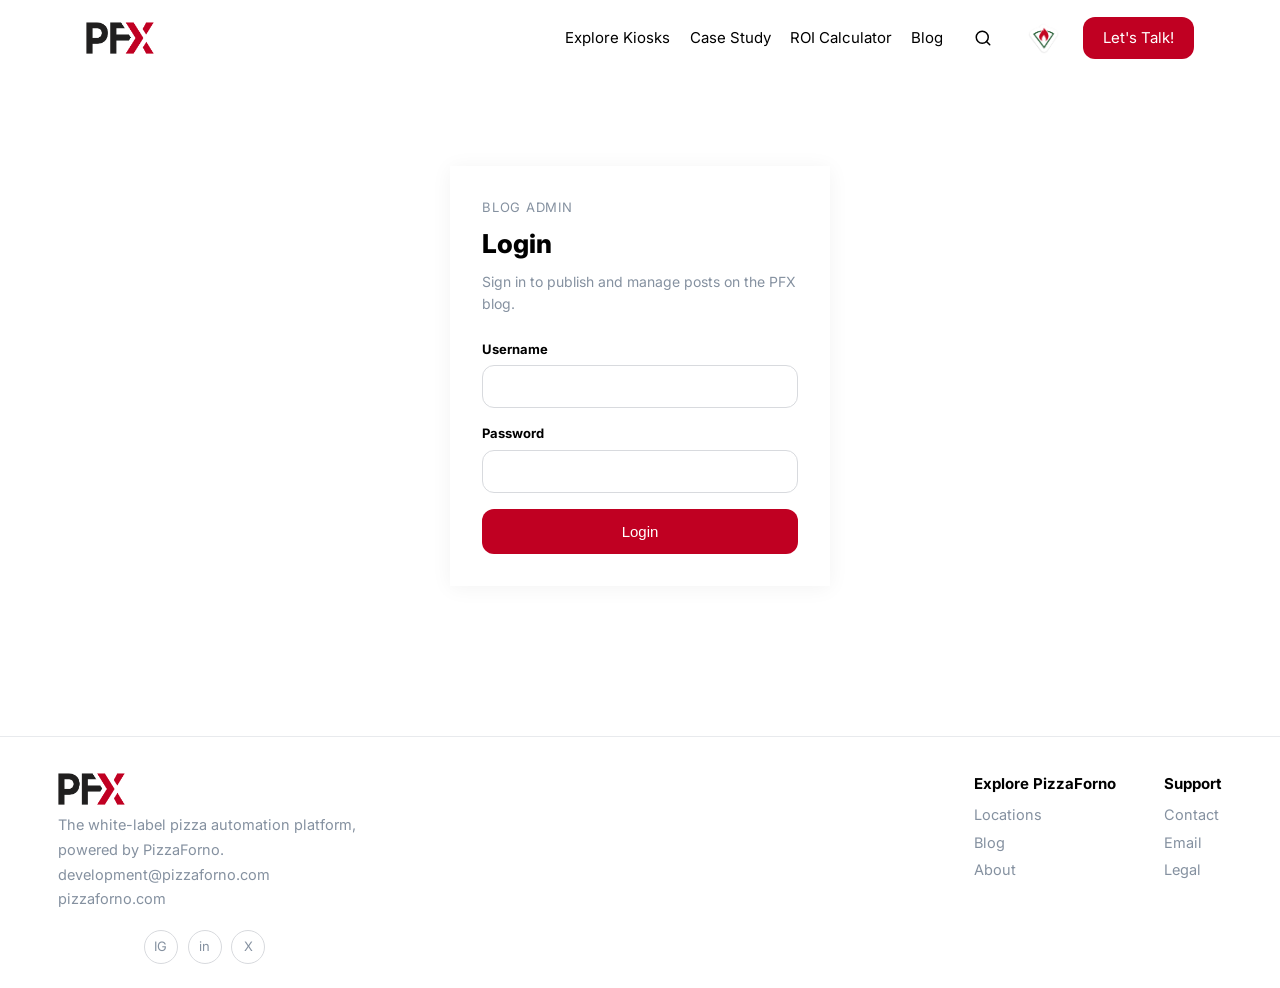
<file: admin.html>
<!DOCTYPE html>
<html lang="en">
<head>
<script>
  /* Gate this page behind the placeholder login. Real session checks
     will replace this once Supabase auth is wired up. */
  if (sessionStorage.getItem('pfx_admin_logged_in') !== 'true') {
    window.location.replace('login.html');
  }
</script>
<meta charset="UTF-8">
<meta name="viewport" content="width=device-width, initial-scale=1.0">
<script src="analytics.js"></script>
<meta name="robots" content="noindex, nofollow">
<link rel="icon" type="image/x-icon" href="favicon.ico">
<link rel="icon" type="image/png" sizes="16x16" href="favicon-16.png">
<link rel="icon" type="image/png" sizes="32x32" href="favicon-32.png">
<link rel="icon" type="image/png" sizes="192x192" href="favicon-192.png">
<link rel="apple-touch-icon" sizes="180x180" href="favicon-180.png">
<title>Write a Post — PFX Admin</title>
<link rel="preconnect" href="https://fonts.googleapis.com">
<link rel="preconnect" href="https://fonts.gstatic.com" crossorigin>
<link href="https://fonts.googleapis.com/css2?family=Inter:ital,opsz,wght@0,14..32,100..900;1,14..32,100..900&display=swap" rel="stylesheet">
<style>
  :root{
    --red:#C00022;
    --red-dark:#A80F22;
    --ink:#000000;
    --gray:#8591A0;
    --line:#E8EAED;
    --panel:#EFF3F5;
    --section-bg:#EAF0F2;
    --white:#fff;
    --green:#1c6e37;
    --amber:#B8710A;
  }
  *{box-sizing:border-box; margin:0; padding:0;}
  body{
    font-family: "Inter", -apple-system, BlinkMacSystemFont, "Segoe UI", Helvetica, Arial, sans-serif;
    color:var(--ink);
    background:var(--white);
    line-height:1.5;
  }
  a{text-decoration:none; color:inherit;}

  /* NAV (shared identically across every page) */
  header.nav{
    display:flex; align-items:center; justify-content:space-between;
    padding:16.8px 86.4px;
    max-width:1440px; margin:0 auto;
    position:sticky; top:0; z-index:100; background:var(--white);
  }
  .logo{font-size:34px; font-weight:800; letter-spacing:-0.5px;}
  .logo img{height:32px; width:auto; display:block;}
  .logo span{color:var(--red);}
  nav.links{display:flex; align-items:center; gap:19.2px; font-size:15px; font-weight:400;}
  nav.links a.talk{
    background:var(--red); color:#fff; padding:10px 20px; border-radius:12px; font-weight:400;
  }
  .nav-logo-btn{
    display:flex; align-items:center; justify-content:center;
    width:40px; height:40px; padding:2px; flex-shrink:0;
    background:none; border:none;
  }
  .nav-logo-btn:hover{opacity:0.85;}
  .nav-logo-btn img{width:33px; height:33px; display:block; object-fit:contain;}

  /* ADMIN BAR */
  .admin-bar{
    background:var(--panel); padding:12px 86.4px; font-size:13.5px; color:var(--gray);
    display:flex; justify-content:space-between; align-items:center; flex-wrap:wrap; gap:8px;
  }
  .admin-bar strong{color:var(--ink);}
  .admin-bar a{color:var(--red); font-weight:700;}
  .save-msg{
    display:none; font-size:13.5px; color:var(--green); font-weight:700;
  }
  .save-msg.show{display:inline;}

  /* LAYOUT */
  .admin-wrap{max-width:1440px; margin:0 auto; padding:32px 86.4px 60px;}
  .admin-wrap h1{font-size:28px; font-weight:800; margin-bottom:20px;}
  .admin-layout{display:grid; grid-template-columns:1fr 420px; gap:28px; align-items:start;}

  /* LEFT — live preview / editor surface */
  .preview-pane{
    border:1.5px solid #D8DADE; border-radius:12px; padding:32px; min-height:520px;
  }
  .image-block{
    position:relative; border-radius:12px; overflow:hidden; margin-bottom:20px;
    background:var(--panel); aspect-ratio:16/9; display:flex; align-items:center; justify-content:center;
    cursor:pointer; border:1.5px dashed #D8DADE;
  }
  .image-block.has-image{border-style:solid; border-color:transparent; cursor:default;}
  .image-block img{width:100%; height:100%; object-fit:cover; display:none;}
  .image-block.has-image img{display:block;}
  .image-placeholder{color:var(--gray); font-size:14px; text-align:center; padding:20px;}
  .image-block.has-image .image-placeholder{display:none;}
  .image-actions{
    position:absolute; top:10px; right:10px; display:none; gap:6px;
  }
  .image-block.has-image .image-actions{display:flex;}
  .image-actions button{
    width:32px; height:32px; border-radius:12px; border:none; background:rgba(255,255,255,0.95);
    display:flex; align-items:center; justify-content:center; cursor:pointer; box-shadow:0 2px 6px rgba(0,0,0,0.15);
  }
  .image-actions button:hover{background:#fff;}
  .preview-title{font-size:32px; font-weight:800; letter-spacing:-0.5px; margin-bottom:16px; line-height:1.2;}
  .preview-title:empty:before{content:"Your post title will appear here"; color:#bbb;}

  /* RICH TEXT TOOLBAR */
  .editor-toolbar{
    display:flex; align-items:center; gap:4px; flex-wrap:wrap;
    border:1.5px solid #D8DADE; border-radius:12px; padding:6px; margin-bottom:14px;
  }
  .toolbar-select{
    border:1.5px solid #D8DADE; border-radius:12px; padding:7px 10px; font-size:13px;
    font-family:inherit; color:var(--ink); background:#fff; cursor:pointer;
  }
  .toolbar-select:focus{outline:2px solid var(--red); outline-offset:1px;}
  .toolbar-divider{width:1px; height:22px; background:var(--line); margin:0 4px;}
  .toolbar-btn{
    width:34px; height:34px; border-radius:12px; border:1.5px solid transparent;
    background:none; display:flex; align-items:center; justify-content:center;
    cursor:pointer; font-size:14px; color:var(--ink); line-height:1;
  }
  .toolbar-btn:hover{background:var(--panel);}
  .toolbar-btn.active{border-color:var(--red); color:var(--red); background:rgba(192,0,34,0.06);}

  .preview-body{font-size:16px; color:#222; line-height:1.8; outline:none;}
  .preview-body p{margin-bottom:16px;}
  .preview-body h1{font-size:32px; font-weight:800; line-height:1.25; margin:22px 0 12px;}
  .preview-body h2{font-size:27px; font-weight:800; line-height:1.3; margin:20px 0 12px;}
  .preview-body h3{font-size:23px; font-weight:700; line-height:1.32; margin:18px 0 10px;}
  .preview-body h4{font-size:20px; font-weight:700; line-height:1.35; margin:16px 0 10px;}
  .preview-body h5{font-size:18px; font-weight:700; line-height:1.4; margin:14px 0 8px;}
  .preview-body h6{font-size:15px; font-weight:700; letter-spacing:0.04em; text-transform:uppercase; line-height:1.4; margin:14px 0 8px;}
  .preview-body a{color:var(--red); text-decoration:underline;}
  .preview-body img{max-width:100%; border-radius:12px; margin:14px 0; display:block;}
  .preview-body:empty:before{content:"Click here and start writing your post..."; color:#bbb;}

  /* RIGHT — form panel */
  .form-pane{border:1.5px solid #D8DADE; border-radius:12px; padding:24px;}
  .form-pane-tab{font-size:13px; font-weight:800; letter-spacing:0.08em; text-transform:uppercase; color:var(--red); border-bottom:2px solid var(--red); display:inline-block; padding-bottom:8px; margin-bottom:20px;}

  .serp-preview{
    background:var(--panel); border-radius:12px; padding:16px; margin-bottom:24px;
  }
  .serp-label{font-size:11px; font-weight:700; letter-spacing:0.06em; text-transform:uppercase; color:var(--gray); margin-bottom:10px;}
  .serp-site{display:flex; align-items:center; gap:8px; margin-bottom:4px;}
  .serp-favicon{width:22px; height:22px; border-radius:50%; background:var(--red); color:#fff; font-size:11px; font-weight:800; display:flex; align-items:center; justify-content:center; flex-shrink:0;}
  .serp-sitename{font-size:13.5px; font-weight:700;}
  .serp-url{font-size:12px; color:var(--green); margin-bottom:4px; word-break:break-all;}
  .serp-title{font-size:16px; color:#1a0dab; margin-bottom:4px; font-weight:400; line-height:1.3;}
  .serp-desc{font-size:13px; color:#4d5156; line-height:1.5;}

  .field{margin-bottom:20px;}
  .field-top{display:flex; justify-content:space-between; align-items:baseline; margin-bottom:6px;}
  .field label{font-size:13px; font-weight:700;}
  .field .gen-btn{font-size:12px; font-weight:400; color:var(--red); background:none; border:none; cursor:pointer; padding:0;}
  .field .hint{font-size:12px; color:var(--gray); margin-top:5px;}
  .field input[type="text"], .field textarea, .field select{
    width:100%; border:1.5px solid #D8DADE; border-radius:12px;
    padding:12px 14px; font-size:14.5px; font-family:inherit; color:var(--ink); background:#fff;
  }
  .field textarea{resize:vertical; min-height:90px;}
  .field input:focus, .field textarea:focus, .field select:focus{outline:2px solid var(--red); outline-offset:1px;}
  .category-tag{
    display:inline-block; font-size:10.5px; font-weight:700; letter-spacing:0.05em; text-transform:uppercase;
    background:var(--panel); color:var(--red); padding:3px 9px; border-radius:12px; margin-left:6px;
  }

  .counter-row{display:flex; align-items:center; gap:10px; margin-top:8px;}
  .status-pill{
    font-size:11px; font-weight:700; padding:3px 10px; border-radius:12px;
    background:var(--panel); color:var(--gray); flex-shrink:0;
  }
  .status-pill.good{background:rgba(28,110,55,0.1); color:var(--green);}
  .status-pill.warn{background:rgba(184,113,10,0.12); color:var(--amber);}
  .char-count{font-size:11px; color:var(--gray); flex-shrink:0;}
  .counter-bar{flex:1; height:3px; background:var(--panel); border-radius:2px; overflow:hidden;}
  .counter-bar-fill{height:100%; width:0%; background:var(--panel); transition:width .2s, background .2s;}

  .btn-primary{
    background:var(--red); color:#fff; padding:14px 24px; border-radius:12px;
    font-weight:400; font-size:15px; border:none; cursor:pointer; width:100%;
  }
  .btn-primary:hover{background:var(--red-dark);}

  .drafts-box{margin-top:24px; padding-top:20px; border-top:1px solid var(--line);}
  .drafts-box h4{font-size:12px; font-weight:800; text-transform:uppercase; letter-spacing:0.06em; color:var(--gray); margin-bottom:10px;}
  .draft-item{
    display:flex; justify-content:space-between; align-items:center; gap:8px;
    font-size:13.5px; padding:8px 0; border-bottom:1px solid var(--line);
  }
  .draft-item button{
    font-size:12px; color:var(--red); background:none; border:none; cursor:pointer; font-weight:700; flex-shrink:0;
  }
  .drafts-empty{font-size:13px; color:var(--gray); font-style:italic;}

  /* FOOTER (shared identically across every page) */
  footer{
    border-top:1px solid var(--line); margin-top:60px; padding:36px 57.6px 24px;
  }
  .footer-inner{
    max-width:1440px; margin:0 auto; display:flex; justify-content:space-between; flex-wrap:wrap; gap:24px;
  }
  .footer-inner .logo{margin-bottom:8.4px;}
  .footer-inner .about{color:var(--gray); font-size:14.5px; max-width:340px; line-height:1.7;}
  .footer-cols{display:flex; gap:48px;}
  .footer-cols h4{font-size:15px; font-weight:700; margin-bottom:8.4px;}
  .footer-cols a{display:block; color:var(--gray); font-size:14.5px; margin-bottom:6px;}
  .socials{display:flex; gap:9.6px; margin-top:18px; max-width:1440px; margin-left:auto; margin-right:auto; padding:0 86.4px;}
  .socials div{
    width:34px; height:34px; border-radius:50%; border:1.5px solid #D8DADE;
    display:flex; align-items:center; justify-content:center; font-size:13px; color:var(--gray);
  }

  @media (max-width: 1000px){
    .admin-layout{grid-template-columns:1fr;}
    .admin-wrap, .admin-bar{padding-left:24px; padding-right:24px;}
  }
</style>
</head>
<body>

<header class="nav">
  <a href="index.html" class="logo" aria-label="PFX home"><img src="Images/pfx-logo.png" alt="PFX"></a>
  <nav class="links">
    <a href="index.html#kiosks">Explore Kiosks</a>
    <a href="index.html#case-study">Case Study</a>
    <a href="roi_calculator.html">ROI Calculator</a>
    <a href="blog.html">Blog</a>
    <button type="button" class="search-btn" id="siteSearchBtn" aria-label="Search blog">
      <svg width="18" height="18" viewBox="0 0 24 24" fill="none" stroke="currentColor" stroke-width="2" stroke-linecap="round" stroke-linejoin="round"><circle cx="11" cy="11" r="8"></circle><line x1="21" y1="21" x2="16.65" y2="16.65"></line></svg>
    </button>
    <a href="https://www.pizzaforno.com" class="nav-logo-btn" target="_blank" rel="noopener" aria-label="Powered by PizzaForno">
      <img src="pizzaforno-logomark.png" alt="PizzaForno">
    </a>
    <a href="contact.html" class="talk">Let's Talk!</a>
  </nav>
</header>

<div class="admin-bar">
  <span>Logged in as <strong id="whoAmI">poweredbypfx</strong></span>
  <a href="#" id="logoutLink">Log out</a>
</div>

<div class="admin-wrap">
  <h1>Write a Post</h1>
  <div class="admin-layout">

    <!-- LEFT: live preview / editor surface -->
    <div class="preview-pane">
      <div class="image-block" id="imageBlock">
        <div class="image-placeholder">Click to add a featured image</div>
        <img id="previewImg" alt="">
        <div class="image-actions">
          <button type="button" id="imgEditBtn" aria-label="Replace image">✎</button>
          <button type="button" id="imgDeleteBtn" aria-label="Remove image">🗑</button>
        </div>
      </div>
      <input type="file" id="imageInput" accept="image/*" style="display:none;">

      <div class="preview-title" id="previewTitle"></div>

      <div class="editor-toolbar" id="editorToolbar">
        <select id="formatSelect" class="toolbar-select" title="Text style">
          <option value="P">Paragraph</option>
          <option value="H1">Heading 1</option>
          <option value="H2">Heading 2</option>
          <option value="H3">Heading 3</option>
          <option value="H4">Heading 4</option>
          <option value="H5">Heading 5</option>
          <option value="H6">Heading 6</option>
        </select>
        <span class="toolbar-divider"></span>
        <button type="button" class="toolbar-btn" data-cmd="bold" title="Bold"><b>B</b></button>
        <button type="button" class="toolbar-btn" data-cmd="italic" title="Italic"><i>I</i></button>
        <button type="button" class="toolbar-btn" data-cmd="underline" title="Underline"><u>U</u></button>
        <button type="button" class="toolbar-btn" data-cmd="strikeThrough" title="Strikethrough"><s>S</s></button>
        <span class="toolbar-divider"></span>
        <button type="button" class="toolbar-btn" id="linkBtn" title="Insert link">
          <svg width="16" height="16" viewBox="0 0 24 24" fill="none" stroke="currentColor" stroke-width="2" stroke-linecap="round" stroke-linejoin="round"><path d="M10 13a5 5 0 0 0 7.54.54l3-3a5 5 0 0 0-7.07-7.07l-1.72 1.71"></path><path d="M14 11a5 5 0 0 0-7.54-.54l-3 3a5 5 0 0 0 7.07 7.07l1.71-1.71"></path></svg>
        </button>
        <button type="button" class="toolbar-btn" id="imageBtnBody" title="Insert image">
          <svg width="16" height="16" viewBox="0 0 24 24" fill="none" stroke="currentColor" stroke-width="2" stroke-linecap="round" stroke-linejoin="round"><rect x="3" y="3" width="18" height="18" rx="2"></rect><circle cx="8.5" cy="8.5" r="1.5"></circle><polyline points="21 15 16 10 5 21"></polyline></svg>
        </button>
        <input type="file" id="bodyImageInput" accept="image/*" style="display:none;">
      </div>

      <div class="preview-body" id="previewBody" contenteditable="true"></div>
    </div>

    <!-- RIGHT: metadata form -->
    <div class="form-pane">
      <div class="form-pane-tab">New Blog Post</div>

      <div class="serp-preview">
        <div class="serp-label">SERP Preview</div>
        <div class="serp-site">
          <div class="serp-favicon">P</div>
          <div class="serp-sitename">PFX</div>
        </div>
        <div class="serp-url" id="serpUrl">yoursite.com/blog.html#your-post</div>
        <div class="serp-title" id="serpTitle">Your post title</div>
        <div class="serp-desc" id="serpDesc">Your meta description will preview here as you type.</div>
      </div>

      <div class="field">
        <div class="field-top"><label for="fTitle">Title *</label></div>
        <input type="text" id="fTitle" placeholder="e.g. Introducing PFX: Scale Your Pizzeria with Zero Added Labor">
        <div class="hint">The title of the post (used as the on-page headline and SEO title)</div>
        <div class="counter-row">
          <span class="status-pill" id="titlePill">—</span>
          <span class="char-count" id="titleCount">0/50-60 chars</span>
          <span class="counter-bar"><span class="counter-bar-fill" id="titleBar"></span></span>
        </div>
      </div>

      <div class="field">
        <div class="field-top">
          <label for="fSlug">Slug *</label>
          <button type="button" class="gen-btn" id="genSlugBtn">Generate</button>
        </div>
        <input type="text" id="fSlug" placeholder="e.g. introducing-pfx">
        <div class="hint">The relative path of the post — becomes blog.html#your-slug</div>
        <div class="counter-row">
          <span class="status-pill" id="slugPill">—</span>
          <span class="char-count" id="slugCount">0/10-50 chars</span>
          <span class="counter-bar"><span class="counter-bar-fill" id="slugBar"></span></span>
        </div>
      </div>

      <div class="field">
        <div class="field-top"><label for="fDesc">Description *</label></div>
        <textarea id="fDesc" placeholder="A short summary shown in search results and the blog search."></textarea>
        <div class="hint">The SEO meta description of the post</div>
        <div class="counter-row">
          <span class="status-pill" id="descPill">—</span>
          <span class="char-count" id="descCount">0/120-156 chars</span>
          <span class="counter-bar"><span class="counter-bar-fill" id="descBar"></span></span>
        </div>
      </div>

      <div class="field">
        <div class="field-top"><label for="fAuthor">Author</label></div>
        <input type="text" id="fAuthor" value="Shreya Karnik">
      </div>

      <div class="field">
        <div class="field-top"><label for="fCategory">Category *</label></div>
        <select id="fCategory">
          <option value="">Please Select</option>
          <option value="Marketing Insights">Marketing Insights</option>
          <option value="Operation Insights">Operation Insights</option>
          <option value="Business Insights">Business Insights</option>
          <option value="Technical Insights">Technical Insights</option>
        </select>
        <div class="hint">Which section this post is grouped under on the blog</div>
      </div>

      <button type="button" class="btn-primary" id="saveBtn">Save</button>
      <span class="save-msg" id="saveMsg">✓ Saved as a local draft</span>

      <div class="drafts-box">
        <h4>Local drafts</h4>
        <div id="draftsList"><p class="drafts-empty">No drafts saved yet.</p></div>
      </div>
    </div>

  </div>
</div>

<footer>
  <div class="footer-inner">
    <div>
      <div class="logo"><img src="Images/pfx-logo.png" alt="PFX"></div>
      <p class="about">The white-label pizza automation platform, powered by PizzaForno.<br>development@pizzaforno.com<br>pizzaforno.com</p>
    </div>
    <div class="footer-cols">
      <div>
        <h4>Explore PizzaForno</h4>
        <a href="#">Locations</a>
        <a href="blog.html">Blog</a>
        <a href="#">About</a>
      </div>
      <div>
        <h4>Support</h4>
        <a href="contact.html">Contact</a>
        <a href="#">Email</a>
        <a href="#">Legal</a>
      </div>
    </div>
  </div>
  <div class="socials">
    <div>IG</div>
    <div>in</div>
    <div>X</div>
  </div>
</footer>

<script>
  /* =========================================================
     BLOG POST EDITOR — front-end only, for now.
     -------------------------------------------------------
     "Save" currently writes to this browser's localStorage
     (key: pfx_blog_drafts) so the editor is testable end to
     end. Once Supabase is wired up, replace saveDraft() below
     with a real insert into your blog_posts table, and update
     blog.html + site-search.js to read from Supabase instead
     of blog-data.js.
     ========================================================= */

  document.getElementById('logoutLink').addEventListener('click', function(e){
    e.preventDefault();
    sessionStorage.removeItem('pfx_admin_logged_in');
    window.location.href = 'login.html';
  });

  // ---- character-count validators ----
  function fieldStatus(len, min, max){
    if(len === 0) return {label:'—', cls:''};
    if(len < min) return {label:'Too short', cls:'warn'};
    if(len > max) return {label:'Too long', cls:'warn'};
    return {label:'Looks good!', cls:'good'};
  }
  function bindCounter(inputEl, min, max, pillEl, countEl, barEl, onInput){
    function update(){
      var len = inputEl.value.length;
      var status = fieldStatus(len, min, max);
      pillEl.textContent = status.label;
      pillEl.className = 'status-pill' + (status.cls ? ' ' + status.cls : '');
      countEl.textContent = len + '/' + min + '-' + max + ' chars';
      var pct = Math.min(100, (len / max) * 100);
      barEl.style.width = pct + '%';
      barEl.style.background = status.cls === 'warn' ? 'var(--amber)' : (status.cls === 'good' ? 'var(--green)' : 'var(--panel)');
      if(onInput) onInput();
    }
    inputEl.addEventListener('input', update);
    update();
  }

  var fTitle = document.getElementById('fTitle');
  var fSlug = document.getElementById('fSlug');
  var fDesc = document.getElementById('fDesc');
  var fAuthor = document.getElementById('fAuthor');
  var fCategory = document.getElementById('fCategory');

  function slugify(str){
    return str.toLowerCase().trim().replace(/[^a-z0-9]+/g, '-').replace(/^-+|-+$/g, '');
  }

  function updateSerp(){
    document.getElementById('serpTitle').textContent = fTitle.value || 'Your post title';
    document.getElementById('serpDesc').textContent = fDesc.value || 'Your meta description will preview here as you type.';
    document.getElementById('serpUrl').textContent = window.location.origin.replace(/^https?:\/\//,'') + window.location.pathname.replace(/admin\.html$/, '') + 'blog.html#' + (fSlug.value || 'your-post');
  }
  function updatePreviewTitle(){
    document.getElementById('previewTitle').textContent = fTitle.value;
  }

  bindCounter(fTitle, 50, 60, document.getElementById('titlePill'), document.getElementById('titleCount'), document.getElementById('titleBar'), function(){
    updateSerp(); updatePreviewTitle();
    // keep slug in sync automatically until the user edits it manually
    if(!fSlug.dataset.manual){ fSlug.value = slugify(fTitle.value); fSlug.dispatchEvent(new Event('input')); }
  });
  bindCounter(fSlug, 10, 50, document.getElementById('slugPill'), document.getElementById('slugCount'), document.getElementById('slugBar'), updateSerp);
  bindCounter(fDesc, 120, 156, document.getElementById('descPill'), document.getElementById('descCount'), document.getElementById('descBar'), updateSerp);

  fSlug.addEventListener('input', function(){ fSlug.dataset.manual = 'true'; });
  document.getElementById('genSlugBtn').addEventListener('click', function(){
    delete fSlug.dataset.manual;
    fSlug.value = slugify(fTitle.value);
    fSlug.dispatchEvent(new Event('input'));
  });

  // ---- featured image ----
  var imageBlock = document.getElementById('imageBlock');
  var imageInput = document.getElementById('imageInput');
  var previewImg = document.getElementById('previewImg');

  imageBlock.addEventListener('click', function(e){
    if(!imageBlock.classList.contains('has-image')) imageInput.click();
  });
  document.getElementById('imgEditBtn').addEventListener('click', function(e){
    e.stopPropagation(); imageInput.click();
  });
  document.getElementById('imgDeleteBtn').addEventListener('click', function(e){
    e.stopPropagation();
    imageBlock.classList.remove('has-image');
    previewImg.src = '';
    imageInput.value = '';
  });
  imageInput.addEventListener('change', function(){
    var file = imageInput.files[0];
    if(!file) return;
    var reader = new FileReader();
    reader.onload = function(ev){
      previewImg.src = ev.target.result;
      imageBlock.classList.add('has-image');
    };
    reader.readAsDataURL(file);
  });

  // ---- rich text toolbar for the post body ----
  var previewBody = document.getElementById('previewBody');
  var formatSelect = document.getElementById('formatSelect');

  document.querySelectorAll('.toolbar-btn[data-cmd]').forEach(function(btn){
    btn.addEventListener('click', function(e){
      e.preventDefault();
      previewBody.focus();
      document.execCommand(btn.dataset.cmd, false, null);
    });
  });

  formatSelect.addEventListener('change', function(){
    previewBody.focus();
    document.execCommand('formatBlock', false, formatSelect.value);
  });

  document.getElementById('linkBtn').addEventListener('click', function(e){
    e.preventDefault();
    var selection = window.getSelection();
    if(!selection || selection.toString().length === 0){
      window.alert('First highlight the text you want to turn into a link, then click the link button.');
      return;
    }
    var url = window.prompt('Enter the URL this text should link to:', 'https://');
    if(url){
      previewBody.focus();
      document.execCommand('createLink', false, url);
    }
  });

  var bodyImageInput = document.getElementById('bodyImageInput');
  document.getElementById('imageBtnBody').addEventListener('click', function(e){
    e.preventDefault();
    bodyImageInput.click();
  });
  bodyImageInput.addEventListener('change', function(){
    var file = bodyImageInput.files[0];
    if(!file) return;
    var reader = new FileReader();
    reader.onload = function(ev){
      previewBody.focus();
      document.execCommand('insertImage', false, ev.target.result);
      bodyImageInput.value = '';
    };
    reader.readAsDataURL(file);
  });

  // Keep the toolbar in sync with whatever the cursor is currently inside
  document.addEventListener('selectionchange', function(){
    if(document.activeElement !== previewBody) return;
    try{
      var block = document.queryCommandValue('formatBlock').toUpperCase();
      formatSelect.value = (['H1','H2','H3','H4','H5','H6'].indexOf(block) !== -1) ? block : 'P';
      document.querySelectorAll('.toolbar-btn[data-cmd]').forEach(function(btn){
        btn.classList.toggle('active', document.queryCommandState(btn.dataset.cmd));
      });
    } catch(e){}
  });

  // ---- drafts (localStorage placeholder until Supabase) ----
  function getDrafts(){
    try{ return JSON.parse(localStorage.getItem('pfx_blog_drafts') || '[]'); } catch(e){ return []; }
  }
  function renderDrafts(){
    var drafts = getDrafts();
    var list = document.getElementById('draftsList');
    if(!drafts.length){ list.innerHTML = '<p class="drafts-empty">No drafts saved yet.</p>'; return; }
    list.innerHTML = drafts.map(function(d, i){
      return '<div class="draft-item"><span>' + (d.title || '(untitled)') +
        (d.category ? '<span class="category-tag">' + d.category + '</span>' : '') + '</span>' +
        '<span><button type="button" data-i="' + i + '" class="load-draft">Load</button> ' +
        '<button type="button" data-i="' + i + '" class="delete-draft">Delete</button></span></div>';
    }).join('');
    list.querySelectorAll('.load-draft').forEach(function(btn){
      btn.addEventListener('click', function(){ loadDraft(drafts[parseInt(btn.dataset.i, 10)]); });
    });
    list.querySelectorAll('.delete-draft').forEach(function(btn){
      btn.addEventListener('click', function(){
        var all = getDrafts();
        all.splice(parseInt(btn.dataset.i, 10), 1);
        localStorage.setItem('pfx_blog_drafts', JSON.stringify(all));
        renderDrafts();
      });
    });
  }
  function loadDraft(d){
    fTitle.value = d.title || ''; fTitle.dispatchEvent(new Event('input'));
    fSlug.value = d.slug || ''; fSlug.dataset.manual = 'true'; fSlug.dispatchEvent(new Event('input'));
    fDesc.value = d.description || ''; fDesc.dispatchEvent(new Event('input'));
    fAuthor.value = d.author || '';
    fCategory.value = d.category || '';
    document.getElementById('previewBody').innerHTML = d.body || '';
    if(d.image){ previewImg.src = d.image; imageBlock.classList.add('has-image'); }
    else { previewImg.src=''; imageBlock.classList.remove('has-image'); }
  }
  function saveDraft(){
    var draft = {
      title: fTitle.value,
      slug: fSlug.value,
      description: fDesc.value,
      author: fAuthor.value,
      category: fCategory.value,
      body: document.getElementById('previewBody').innerHTML,
      image: imageBlock.classList.contains('has-image') ? previewImg.src : null,
      savedAt: new Date().toISOString()
    };
    var drafts = getDrafts();
    drafts.unshift(draft);
    localStorage.setItem('pfx_blog_drafts', JSON.stringify(drafts));
    renderDrafts();
    var msg = document.getElementById('saveMsg');
    msg.classList.add('show');
    setTimeout(function(){ msg.classList.remove('show'); }, 2500);
  }
  document.getElementById('saveBtn').addEventListener('click', saveDraft);

  updateSerp();
  renderDrafts();
</script>

<script src="blog-data.js"></script>
<script src="site-search.js"></script>

</body>
</html>
</file>
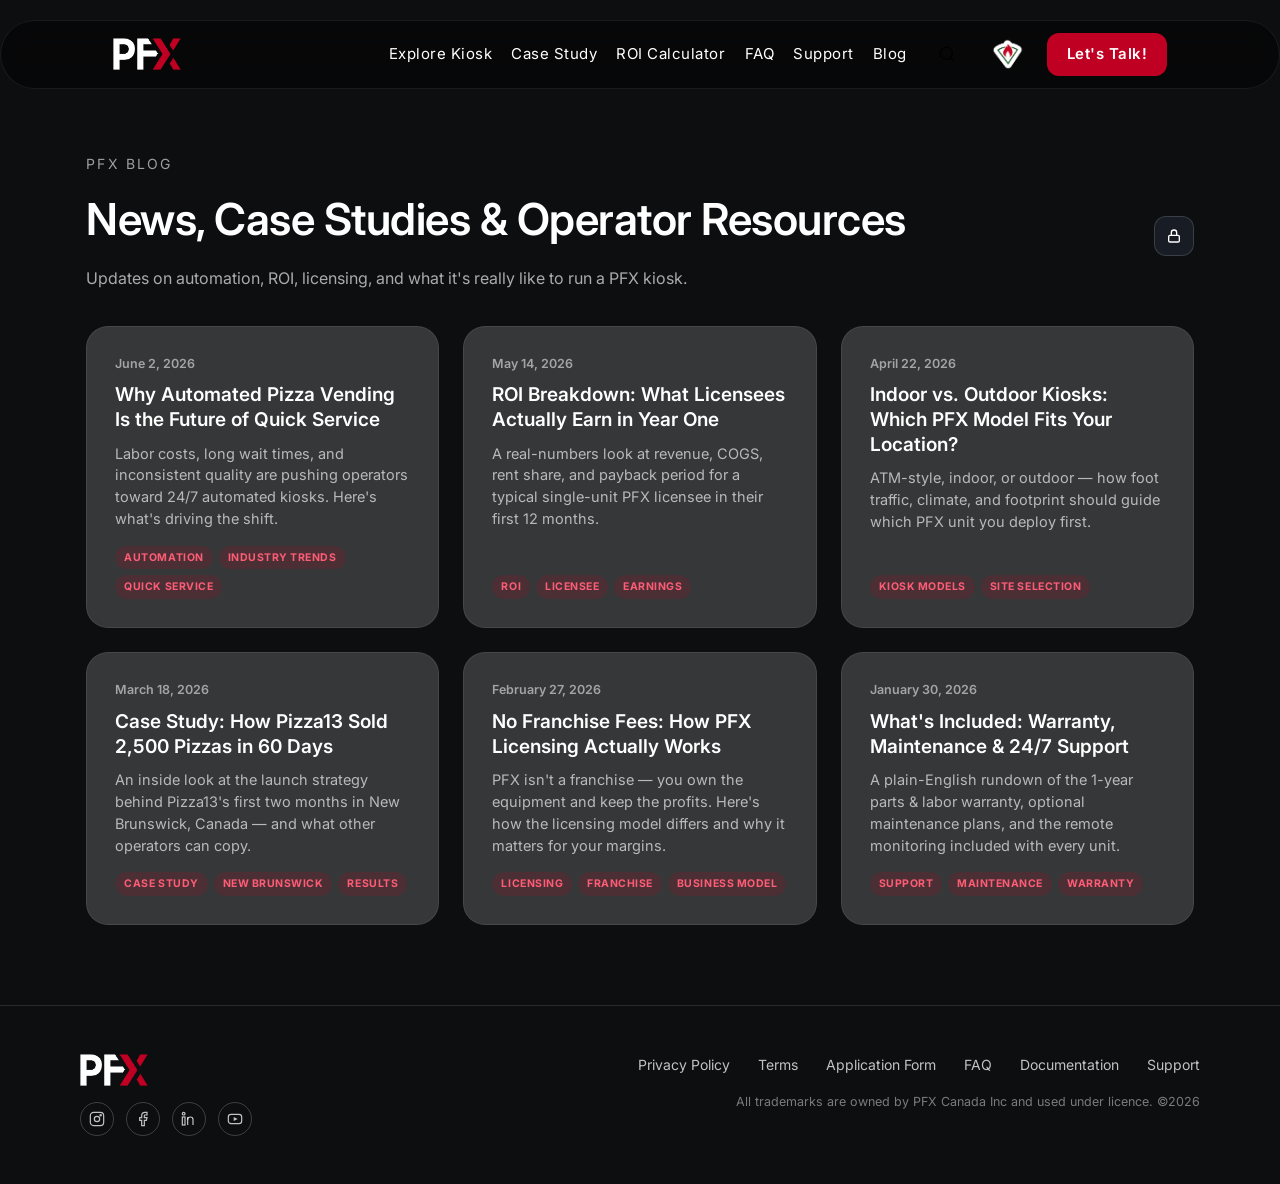
<file: blog.html>
<!DOCTYPE html>
<html lang="en">
<head>
<meta charset="UTF-8">
<meta name="viewport" content="width=device-width, initial-scale=1.0">
<script src="analytics.js"></script>
<link rel="icon" type="image/x-icon" href="favicon.ico">
<link rel="icon" type="image/png" sizes="16x16" href="favicon-16.png">
<link rel="icon" type="image/png" sizes="32x32" href="favicon-32.png">
<link rel="icon" type="image/png" sizes="192x192" href="favicon-192.png">
<link rel="apple-touch-icon" sizes="180x180" href="favicon-180.png">
<title>Blog — PFX</title>
<link rel="preconnect" href="https://fonts.googleapis.com">
<link rel="preconnect" href="https://fonts.gstatic.com" crossorigin>
<link href="https://fonts.googleapis.com/css2?family=Inter:ital,opsz,wght@0,14..32,100..900;1,14..32,100..900&display=swap" rel="stylesheet">
<link rel="stylesheet" href="talk-modal.css?v=4">
<style>
  :root{
    --red:#C00022;
    --red-dark:#A80F22;
    --ink:#ffffff;
    --bg:#0D0E10;
    --bg-alt:#131722;
    --gray:#9AA3AF;
    --line:rgba(255,255,255,0.12);
    --panel:rgba(217,217,217,0.2);
    --panel-solid:#181c24;
    --section-bg:#0D0E10;
    --input-bg:rgba(255,255,255,0.3);
    --white:#fff;
  }
  *{box-sizing:border-box; margin:0; padding:0;}
  body{
    font-family: "Inter", -apple-system, BlinkMacSystemFont, "Segoe UI", Helvetica, Arial, sans-serif;
    color:var(--ink);
    background:var(--bg);
    line-height:1.5;
  }
  a{text-decoration:none; color:inherit;}

  /* NAV (shared identically across every page) */
  header.nav{
    display:flex; align-items:center; justify-content:space-between;
    padding:12px 112px;
    max-width:1282px; margin:20px auto 0;
    position:sticky; top:20px; z-index:100;
    background:rgba(0,0,0,0.45);
    backdrop-filter:blur(14px); -webkit-backdrop-filter:blur(14px);
    border:1px solid rgba(255,255,255,0.08);
    border-radius:50px;
  }
  .logo{font-size:28px; font-weight:800; letter-spacing:-0.5px; color:var(--white);}
  .logo img{height:32px; width:auto; display:block;}
  .logo span{color:var(--red);}
  nav.links{display:flex; align-items:center; gap:19.2px; font-size:15px; font-weight:400; color:var(--white);}
  nav.links a{color:var(--white); letter-spacing:0.5px;}
  nav.links a.talk{
    background:var(--red); color:#fff; padding:10px 20px; border-radius:12px; font-weight:600;
  }
  .search-btn{color:var(--white);}
  .nav-logo-btn{
    display:flex; align-items:center; justify-content:center;
    width:40px; height:40px; padding:2px; flex-shrink:0;
    background:none; border:none;
  }
  .nav-logo-btn:hover{opacity:0.85;}
  .nav-logo-btn img{width:33px; height:33px; display:block; object-fit:contain;}

  /* PAGE HEAD */
  .page-head{max-width:1440px; margin:0 auto; padding:64px 86.4px 0;}
  .page-head-top{display:flex; justify-content:space-between; align-items:flex-end; gap:16px;}
  .eyebrow{color:rgba(255,255,255,0.6); font-weight:400; font-size:14px; letter-spacing:0.15em; text-transform:uppercase; margin-bottom:12px;}
  .page-head h1{font-size:44px; font-weight:600; letter-spacing:-0.5px; margin-bottom:14px; color:var(--white);}
  .page-head p{color:rgba(255,255,255,0.65); font-size:16px; max-width:640px;}
  .lock-btn{
    width:40px; height:40px; flex-shrink:0; margin-bottom:10px;
    display:flex; align-items:center; justify-content:center;
    border:1.5px solid rgba(255,255,255,0.15); border-radius:12px;
    background:var(--panel-solid); cursor:pointer;
  }
  .lock-btn:hover{border-color:var(--red);}
  .lock-btn img{width:16px; height:16px; display:block; filter:invert(1);}

  /* BLOG GRID */
  section.blog-list{max-width:1440px; margin:36px auto 80px; padding:0 86.4px;}
  .blog-grid{display:grid; grid-template-columns:repeat(3, 1fr); gap:24px;}
  .blog-card{
    background:var(--panel); border:1px solid rgba(255,255,255,0.08); border-radius:22px; padding:28px;
    scroll-margin-top:140px;
    display:flex; flex-direction:column; height:100%;
  }
  .blog-card:target{ outline:2px solid var(--red); outline-offset:2px; }
  .blog-date{font-size:12.5px; color:rgba(255,255,255,0.55); margin-bottom:10px; font-weight:600;}
  .blog-card h3{font-size:19px; font-weight:600; margin-bottom:10px; line-height:1.3; color:var(--white);}
  .blog-card p{font-size:14.5px; color:rgba(255,255,255,0.65); margin-bottom:16px; flex:1;}
  .blog-tags{display:flex; gap:6px; flex-wrap:wrap;}
  .blog-tags .tag{
    font-size:10.5px; font-weight:700; letter-spacing:.05em; text-transform:uppercase;
    background:rgba(192,0,34,0.15); color:#ff5c76; padding:4px 9px; border-radius:12px;
  }

  /* FOOTER (shared identically across every page) */
  footer{
    border-top:1px solid var(--line); margin-top:60px; padding:48px 80px; background:var(--bg);
  }
  .footer-inner{
    max-width:1280px; margin:0 auto; display:flex; justify-content:space-between; align-items:flex-start; flex-wrap:wrap; gap:24px;
  }
  .footer-left .logo{margin-bottom:16px; display:block;}
  .footer-socials{display:flex; gap:12px;}
  .footer-socials a{
    width:34px; height:34px; border-radius:50%; border:1.5px solid rgba(255,255,255,0.2);
    display:flex; align-items:center; justify-content:center; color:rgba(255,255,255,0.75);
  }
  .footer-right{text-align:right;}
  .footer-links{display:flex; flex-wrap:wrap; justify-content:flex-end; gap:28px; margin-bottom:18px;}
  .footer-links a{font-size:14px; color:rgba(255,255,255,0.75);}
  .footer-legal{font-size:12.5px; color:rgba(255,255,255,0.45); max-width:480px; margin-left:auto;}

  @media (max-width: 900px){
    header.nav{margin:12px; padding:10px 16px;}
    nav.links{gap:12px; font-size:13px;}
    nav.links a:not(.talk), nav.links .search-btn{display:none;}
    .page-head, section.blog-list{padding-left:24px; padding-right:24px;}
    .page-head{padding-top:40px;}
    .page-head h1{font-size:32px;}
    .blog-grid{grid-template-columns:1fr;}
    footer{padding:32px 24px;}
    .footer-inner{flex-direction:column;}
    .footer-right{text-align:left;}
    .footer-links{justify-content:flex-start;}
    .footer-legal{margin-left:0;}
  }
</style>
</head>
<body>

<header class="nav">
  <a href="index.html" class="logo" aria-label="PFX home"><img src="Images/pfx-logo-white.png" alt="PFX"></a>
  <nav class="links">
    <a href="kiosk-outdoor.html">Explore Kiosk</a>
    <a href="index.html#case-study">Case Study</a>
    <a href="roi_calculator.html">ROI Calculator</a>
    <a href="index.html#faq">FAQ</a>
    <a href="contact.html">Support</a>
    <a href="blog.html">Blog</a>
    <button type="button" class="search-btn" id="siteSearchBtn" aria-label="Search blog">
      <svg width="18" height="18" viewBox="0 0 24 24" fill="none" stroke="currentColor" stroke-width="2" stroke-linecap="round" stroke-linejoin="round"><circle cx="11" cy="11" r="8"></circle><line x1="21" y1="21" x2="16.65" y2="16.65"></line></svg>
    </button>
    <a href="https://www.pizzaforno.com" class="nav-logo-btn" target="_blank" rel="noopener" aria-label="Powered by PizzaForno">
      <img src="pizzaforno-logomark.png" alt="PizzaForno">
    </a>
    <a href="contact.html" class="talk" data-talk-trigger>Let's Talk!</a>
  </nav>
</header>

<div class="page-head">
  <div class="page-head-top">
    <div>
      <div class="eyebrow">PFX Blog</div>
      <h1>News, Case Studies &amp; Operator Resources</h1>
    </div>
    <a href="login.html" class="lock-btn" aria-label="Blog admin login">
      <img src="lock-icon.svg" alt="">
    </a>
  </div>
  <p>Updates on automation, ROI, licensing, and what it's really like to run a PFX kiosk.</p>
</div>

<section class="blog-list">
  <div class="blog-grid" id="blogGrid">
    <!-- Cards are rendered from blog-data.js below so this page and the
         nav search box always stay in sync with one source of truth. -->
  </div>
</section>

<footer>
  <div class="footer-inner">
    <div class="footer-left">
      <div class="logo"><img src="Images/pfx-logo-white.png" alt="PFX"></div>
      <div class="footer-socials">
        <a href="#" aria-label="Instagram"><svg width="16" height="16" viewBox="0 0 24 24" fill="none" stroke="currentColor" stroke-width="1.8"><rect x="2" y="2" width="20" height="20" rx="5"></rect><circle cx="12" cy="12" r="4"></circle><circle cx="17.5" cy="6.5" r="1"></circle></svg></a>
        <a href="#" aria-label="Facebook"><svg width="16" height="16" viewBox="0 0 24 24" fill="none" stroke="currentColor" stroke-width="1.8"><path d="M18 2h-3a5 5 0 0 0-5 5v3H7v4h3v8h4v-8h3l1-4h-4V7a1 1 0 0 1 1-1h3Z"></path></svg></a>
        <a href="#" aria-label="LinkedIn"><svg width="16" height="16" viewBox="0 0 24 24" fill="none" stroke="currentColor" stroke-width="1.8"><rect x="2" y="9" width="4" height="12"></rect><circle cx="4" cy="4" r="2"></circle><path d="M10 9v12"></path><path d="M10 13a4 4 0 0 1 8 0v8"></path></svg></a>
        <a href="#" aria-label="YouTube"><svg width="16" height="16" viewBox="0 0 24 24" fill="none" stroke="currentColor" stroke-width="1.8"><rect x="2" y="5" width="20" height="14" rx="4"></rect><polygon points="10 9 16 12 10 15" fill="currentColor" stroke="none"></polygon></svg></a>
      </div>
    </div>
    <div class="footer-right">
      <div class="footer-links">
        <a href="privacy-policy.html">Privacy Policy</a>
        <a href="#">Terms</a>
        <a href="#">Application Form</a>
        <a href="index.html#faq">FAQ</a>
        <a href="#">Documentation</a>
        <a href="contact.html">Support</a>
      </div>
      <p class="footer-legal">All trademarks are owned by PFX Canada Inc and used under licence. &copy;2026</p>
    </div>
  </div>
</footer>

<script src="blog-data.js"></script>
<script>
  function escapeHtml(str){
    return String(str).replace(/[&<>"']/g, function(c){
      return {"&":"&amp;","<":"&lt;",">":"&gt;",'"':"&quot;","'":"&#39;"}[c];
    });
  }
  function formatDate(iso){
    const d = new Date(iso + "T00:00:00");
    return d.toLocaleDateString("en-US", { year:"numeric", month:"long", day:"numeric" });
  }
  const grid = document.getElementById("blogGrid");
  if (typeof PFX_BLOG_POSTS !== "undefined") {
    grid.innerHTML = PFX_BLOG_POSTS.map(function(p){
      return '<article class="blog-card" id="' + p.slug + '">' +
        '<div class="blog-date">' + formatDate(p.date) + '</div>' +
        '<h3>' + escapeHtml(p.title) + '</h3>' +
        '<p>' + escapeHtml(p.excerpt) + '</p>' +
        '<div class="blog-tags">' + p.tags.map(function(t){ return '<span class="tag">' + escapeHtml(t) + '</span>'; }).join('') + '</div>' +
        '</article>';
    }).join('');
  }
</script>
<script src="site-search.js"></script>
<script src="talk-modal.js?v=4"></script>

</body>
</html>
</file>
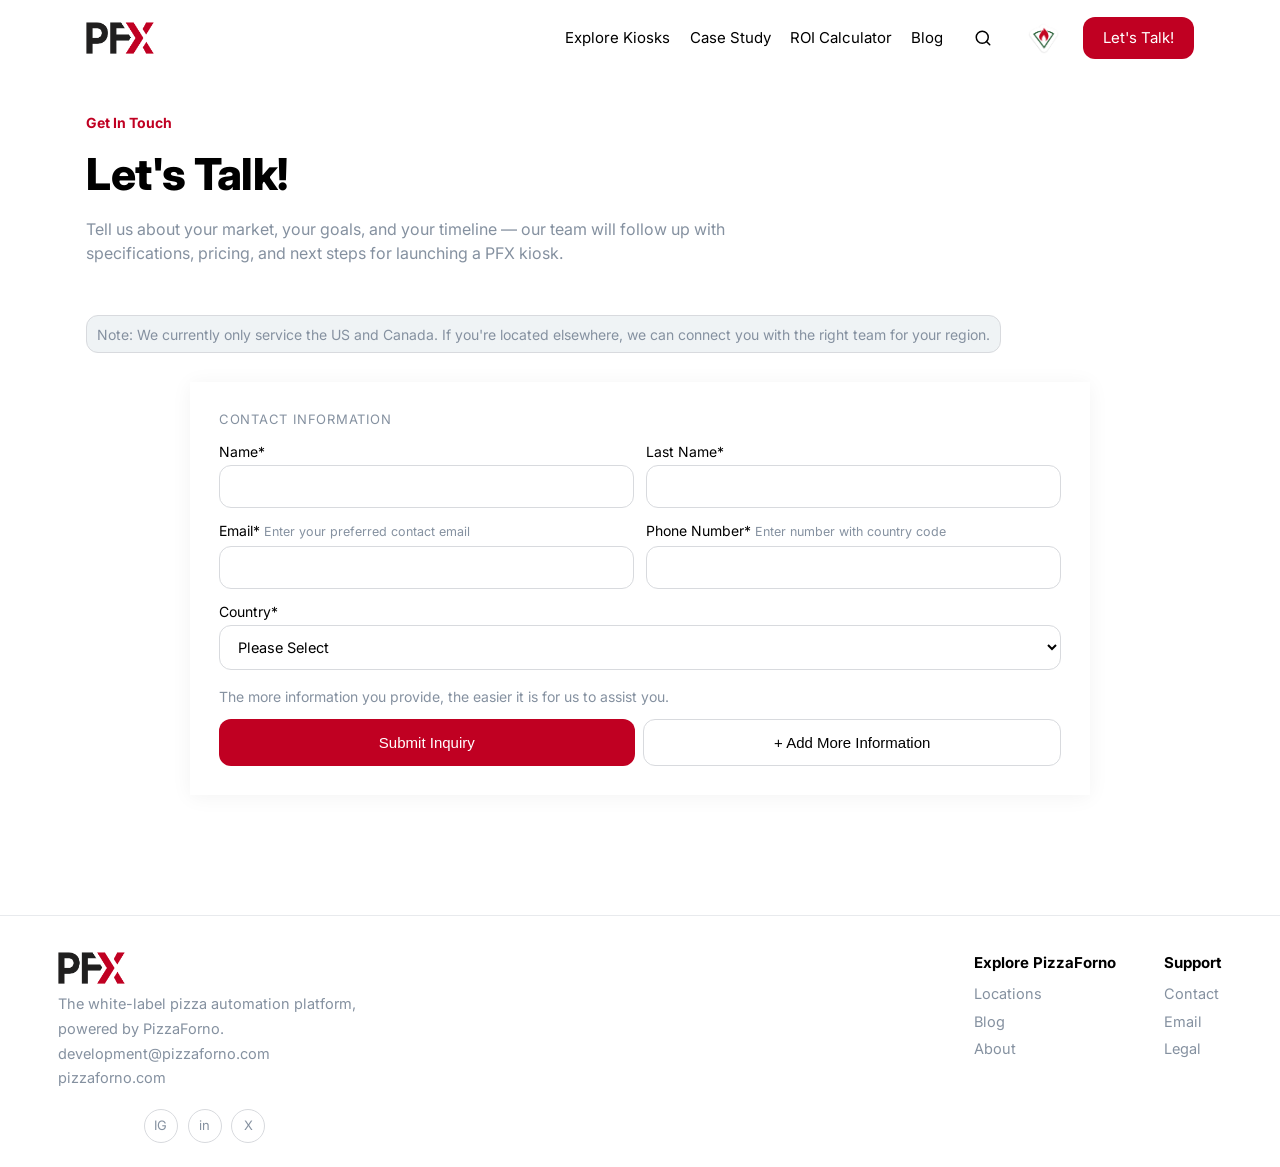
<file: contact.html>
<!DOCTYPE html>
<html lang="en">
<head>
<meta charset="UTF-8">
<meta name="viewport" content="width=device-width, initial-scale=1.0">
<script src="analytics.js"></script>
<link rel="icon" type="image/x-icon" href="favicon.ico">
<link rel="icon" type="image/png" sizes="16x16" href="favicon-16.png">
<link rel="icon" type="image/png" sizes="32x32" href="favicon-32.png">
<link rel="icon" type="image/png" sizes="192x192" href="favicon-192.png">
<link rel="apple-touch-icon" sizes="180x180" href="favicon-180.png">
<title>Let's Talk — PFX</title>
<link rel="preconnect" href="https://fonts.googleapis.com">
<link rel="preconnect" href="https://fonts.gstatic.com" crossorigin>
<link href="https://fonts.googleapis.com/css2?family=Inter:ital,opsz,wght@0,14..32,100..900;1,14..32,100..900&display=swap" rel="stylesheet">
<style>
  :root{
    --red:#C00022;
    --red-dark:#A80F22;
    --ink:#000000;
    --gray:#8591A0;
    --line:#E8EAED;
    --panel:#EFF3F5;
    --section-bg:#EAF0F2;
    --white:#fff;
  }
  *{box-sizing:border-box; margin:0; padding:0;}
  body{
    font-family: "Inter", -apple-system, BlinkMacSystemFont, "Segoe UI", Helvetica, Arial, sans-serif;
    color:var(--ink);
    background:var(--white);
    line-height:1.5;
  }
  a{text-decoration:none; color:inherit;}

  /* NAV (shared identically across every page) */
  header.nav{
    display:flex; align-items:center; justify-content:space-between;
    padding:16.8px 86.4px;
    max-width:1440px; margin:0 auto;
    position:sticky; top:0; z-index:100; background:var(--white);
  }
  .logo{font-size:34px; font-weight:800; letter-spacing:-0.5px;}
  .logo img{height:32px; width:auto; display:block;}
  .logo span{color:var(--red);}
  nav.links{display:flex; align-items:center; gap:19.2px; font-size:15px; font-weight:400;}
  nav.links a.talk{
    background:var(--red); color:#fff; padding:10px 20px; border-radius:12px; font-weight:400;
  }
  .nav-logo-btn{
    display:flex; align-items:center; justify-content:center;
    width:40px; height:40px; padding:2px; flex-shrink:0;
    background:none; border:none;
  }
  .nav-logo-btn:hover{opacity:0.85;}
  .nav-logo-btn img{width:33px; height:33px; display:block; object-fit:contain;}

  .btn-primary{
    background:var(--red); color:#fff; padding:14px 24px; border-radius:12px;
    font-weight:400; font-size:15px; display:inline-block; border:none; cursor:pointer;
  }
  .btn-outline{
    background:#fff; border:1.5px solid #D8DADE; padding:14px 24px; border-radius:12px;
    font-weight:400; font-size:15px; display:inline-block; cursor:pointer;
  }

  /* PAGE HEAD */
  .page-head{max-width:1440px; margin:0 auto; padding:36px 86.4px 0;}
  .eyebrow{color:var(--red); font-weight:700; font-size:14px; margin-bottom:8.4px;}
  .page-head h1{font-size:44px; font-weight:800; letter-spacing:-0.5px; margin-bottom:10px;}
  .page-head p{color:var(--gray); font-size:16px; max-width:640px;}

  /* INQUIRY FORM */
  .inquiry{ padding:36px 86.4px 60px; }
  .inquiry-inner{max-width:1440px; margin:0 auto;}
  .service-note{
    margin-top:14px; font-size:14px; color:var(--gray); background:var(--panel);
    border:1.5px solid #D8DADE; border-radius:12px; padding:7.2px 9.6px; display:inline-block;
  }

  form.inquiry-form{
    background:none; border:none; padding:28.8px; max-width:900px; margin:28.8px auto 0;
    box-shadow:0 2px 20px rgba(0,0,0,0.05);
  }
  .form-section-title{
    font-size:13px; font-weight:400; letter-spacing:0.06em; text-transform:uppercase;
    color:var(--gray); margin:21.6px 0 10.8px;
  }
  .form-section-title:first-of-type{margin-top:0;}
  .form-row{
    display:grid; grid-template-columns:1fr 1fr; gap:12px; margin-bottom:12px;
  }
  .form-row.single{grid-template-columns:1fr;}
  .form-group{display:flex; flex-direction:column; gap:3.6px;}
  .form-group label{font-size:14px; font-weight:400;}
  .form-group .hint{font-size:12.5px; color:var(--gray); font-weight:400;}
  .form-group input[type="text"],
  .form-group input[type="email"],
  .form-group input[type="tel"],
  .form-group select,
  .form-group textarea{
    border:1.5px solid #D8DADE; border-radius:12px; padding:12px 14px; font-size:14.5px;
    font-family:inherit; color:var(--ink); background:#fff;
  }
  .form-group textarea{resize:vertical; min-height:90px;}
  .form-group input:focus,
  .form-group select:focus,
  .form-group textarea:focus{outline:2px solid var(--red); outline-offset:1px;}
  .consent-text{
    font-size:13.5px; color:var(--gray); margin:16.8px 0 9.6px; line-height:1.7;
  }
  .checkbox-row{
    display:flex; align-items:flex-start; gap:6px; margin-bottom:8.4px; font-size:14px;
  }
  .checkbox-row input{margin-top:3px;}
  .checkbox-row .req{color:var(--red);}
  form.inquiry-form .btn-primary{
    border:none; font-size:15px; padding:15px 24px;
  }
  .pre-actions-note{
    font-size:14px; color:var(--gray); margin-top:16px; margin-bottom:4px;
  }
  .form-actions{display:flex; gap:8.4px; margin-top:12px;}
  form.inquiry-form .form-actions .btn-primary,
  form.inquiry-form .form-actions .btn-outline{
    width:auto; flex:1; margin-top:0; text-align:center;
  }
  .more-info-panel{display:none; margin-top:32px;}
  .more-info-panel.open{display:block;}

  /* FOOTER (shared identically across every page) */
  footer{
    border-top:1px solid var(--line); margin-top:60px; padding:36px 57.6px 24px;
  }
  .footer-inner{
    max-width:1440px; margin:0 auto; display:flex; justify-content:space-between; flex-wrap:wrap; gap:24px;
  }
  .footer-inner .logo{margin-bottom:8.4px;}
  .footer-inner .about{color:var(--gray); font-size:14.5px; max-width:340px; line-height:1.7;}
  .footer-cols{display:flex; gap:48px;}
  .footer-cols h4{font-size:15px; font-weight:700; margin-bottom:8.4px;}
  .footer-cols a{display:block; color:var(--gray); font-size:14.5px; margin-bottom:6px;}
  .socials{display:flex; gap:9.6px; margin-top:18px; max-width:1440px; margin-left:auto; margin-right:auto; padding:0 86.4px;}
  .socials div{
    width:34px; height:34px; border-radius:50%; border:1.5px solid #D8DADE;
    display:flex; align-items:center; justify-content:center; font-size:13px; color:var(--gray);
  }

  @media (max-width: 700px){
    .form-row{grid-template-columns:1fr;}
  }
  @media (max-width: 900px){
    .page-head, .inquiry{padding-left:24px; padding-right:24px;}
    .footer-inner{flex-direction:column;}
  }
</style>
</head>
<body>

<header class="nav">
  <a href="index.html" class="logo" aria-label="PFX home"><img src="Images/pfx-logo.png" alt="PFX"></a>
  <nav class="links">
    <a href="index.html#kiosks">Explore Kiosks</a>
    <a href="index.html#case-study">Case Study</a>
    <a href="roi_calculator.html">ROI Calculator</a>
    <a href="blog.html">Blog</a>
    <button type="button" class="search-btn" id="siteSearchBtn" aria-label="Search blog">
      <svg width="18" height="18" viewBox="0 0 24 24" fill="none" stroke="currentColor" stroke-width="2" stroke-linecap="round" stroke-linejoin="round"><circle cx="11" cy="11" r="8"></circle><line x1="21" y1="21" x2="16.65" y2="16.65"></line></svg>
    </button>
    <a href="https://www.pizzaforno.com" class="nav-logo-btn" target="_blank" rel="noopener" aria-label="Powered by PizzaForno">
      <img src="pizzaforno-logomark.png" alt="PizzaForno">
    </a>
    <a href="contact.html" class="talk">Let's Talk!</a>
  </nav>
</header>

<div class="page-head">
  <div class="eyebrow">Get In Touch</div>
  <h1>Let's Talk!</h1>
  <p>Tell us about your market, your goals, and your timeline — our team will follow up with specifications, pricing, and next steps for launching a PFX kiosk.</p>
</div>

<section class="inquiry">
  <div class="inquiry-inner">
    <p class="service-note">Note: We currently only service the US and Canada. If you're located elsewhere, we can connect you with the right team for your region.</p>

    <form class="inquiry-form" id="inquiryForm" onsubmit="return submitToHubspot(event);">

      <div class="form-section-title">Contact Information</div>
      <div class="form-row">
        <div class="form-group">
          <label>Name*</label>
          <input type="text" name="name" required>
        </div>
        <div class="form-group">
          <label>Last Name*</label>
          <input type="text" name="last_name" required>
        </div>
      </div>
      <div class="form-row">
        <div class="form-group">
          <label>Email* <span class="hint">Enter your preferred contact email</span></label>
          <input type="email" name="email" required>
        </div>
        <div class="form-group">
          <label>Phone Number* <span class="hint">Enter number with country code</span></label>
          <input type="tel" name="phone" required>
        </div>
      </div>
      <div class="form-row single">
        <div class="form-group">
          <label>Country*</label>
          <select name="country" required>
            <option value="">Please Select</option>
            <option>Canada</option>
            <option>United States</option>
            <option>Mexico/Costa Rica</option>
            <option>Outside of North America</option>
          </select>
        </div>
      </div>

      <p class="pre-actions-note">The more information you provide, the easier it is for us to assist you.</p>

      <div class="form-actions">
        <button type="submit" class="btn-primary">Submit Inquiry</button>
        <button type="button" class="btn-outline" id="moreInfoToggle" onclick="toggleMoreInfo(this)">+ Add More Information</button>
      </div>

      <div class="more-info-panel" id="moreInfoPanel">

        <div class="form-section-title">Company</div>
        <div class="form-row single">
          <div class="form-group">
            <label>Company Name</label>
            <input type="text" name="company">
          </div>
        </div>

        <div class="form-section-title">Location Details</div>
        <div class="form-row single">
          <div class="form-group">
            <label>Address</label>
            <input type="text" name="address">
          </div>
        </div>
        <div class="form-row">
          <div class="form-group">
            <label>City</label>
            <input type="text" name="city">
          </div>
          <div class="form-group">
            <label>Province/State</label>
            <input type="text" name="province">
          </div>
        </div>
        <div class="form-row single">
          <div class="form-group">
            <label>Postal/Zip Code</label>
            <input type="text" name="postal">
          </div>
        </div>

        <div class="form-section-title">Becoming a Licensee</div>
        <div class="form-row single">
          <div class="form-group">
            <label>What region/market/country are you interested in developing? <span class="hint">Please be as specific as possible</span></label>
            <input type="text" name="region_interest">
          </div>
        </div>
        <div class="form-row">
          <div class="form-group">
            <label>How many automated pizzerias are you seeking to purchase?</label>
            <select name="num_units">
              <option value="">Please Select</option>
              <option>1</option>
              <option>2</option>
              <option>3</option>
              <option>4</option>
              <option>5+</option>
            </select>
          </div>
          <div class="form-group">
            <label>How much unencumbered cash do you have for investment?</label>
            <select name="investment">
              <option value="">Please Select</option>
              <option>$1,000,000+</option>
              <option>$500,000 - $1,000,000</option>
              <option>$100,000 - $500,000</option>
              <option>&lt; $100,000</option>
            </select>
          </div>
        </div>
        <div class="form-row single">
          <div class="form-group">
            <label>How did you first hear about PizzaForno?</label>
            <select name="referral">
              <option value="">Please Select</option>
              <option>Facebook</option>
              <option>Instagram</option>
              <option>Google</option>
              <option>Web Search</option>
              <option>News Article</option>
              <option>Word of Mouth</option>
              <option>Other</option>
            </select>
          </div>
        </div>
        <div class="form-row single">
          <div class="form-group">
            <label>Additional information (optional) <span class="hint">Let us know if there is any additional information you'd like to share!</span></label>
            <textarea name="additional_info"></textarea>
          </div>
        </div>

        <p class="consent-text">By checking the boxes below, you consent to receive periodic email or SMS communications from PizzaForno and allow our team to reach out and provide information about our licensing opportunity. You may opt out at any time.</p>

        <div class="checkbox-row">
          <input type="checkbox" id="consent-email" name="consent_email">
          <label for="consent-email">I agree to receive email communications</label>
        </div>
        <div class="checkbox-row">
          <input type="checkbox" id="consent-sms" name="consent_sms">
          <label for="consent-sms">I agree to receive SMS communications</label>
        </div>

        <button type="submit" class="btn-primary" style="width:100%; margin-top:20px; text-align:center;">Submit Inquiry</button>

      </div>
    </form>
  </div>
</section>

<script>
  function toggleMoreInfo(btn){
    var panel = document.getElementById('moreInfoPanel');
    var isOpen = panel.classList.contains('open');
    if(isOpen){
      panel.classList.remove('open');
      btn.textContent = '+ Add More Information';
    } else {
      panel.classList.add('open');
      btn.textContent = '– Hide Additional Information';
    }
  }

  /* =========================================================
     HUBSPOT INTEGRATION
     -------------------------------------------------------
     Same form + field mapping as the inquiry form on
     index.html. If you update your HubSpot portal/form IDs
     or field mapping, update BOTH index.html and this file
     so they stay in sync.
     ========================================================= */
  var HUBSPOT_PORTAL_ID = "YOUR_PORTAL_ID";
  var HUBSPOT_FORM_GUID  = "YOUR_FORM_GUID";

  function submitToHubspot(event){
    event.preventDefault();
    var form = document.getElementById('inquiryForm');
    var data = new FormData(form);

    var fieldMap = {
      name: "firstname",
      last_name: "lastname",
      email: "email",
      phone: "phone",
      country: "country",
      company: "company",
      address: "address",
      city: "city",
      province: "state",
      postal: "zip",
      region_interest: "region_of_interest",
      num_units: "number_of_units",
      investment: "investment_range",
      referral: "how_did_you_hear_about_us",
      additional_info: "additional_information"
    };

    var fields = [];
    Object.keys(fieldMap).forEach(function(localName){
      var val = data.get(localName);
      if(val !== null && val !== ""){
        fields.push({ name: fieldMap[localName], value: val });
      }
    });

    var payload = {
      fields: fields,
      context: {
        pageUri: window.location.href,
        pageName: document.title
      }
    };

    var endpoint = "https://api.hsforms.com/submissions/v3/integration/submit/"
      + HUBSPOT_PORTAL_ID + "/" + HUBSPOT_FORM_GUID;

    fetch(endpoint, {
      method: "POST",
      headers: { "Content-Type": "application/json" },
      body: JSON.stringify(payload)
    })
    .then(function(res){
      if(res.ok){
        alert("Thanks! Your inquiry has been submitted.");
        form.reset();
      } else {
        alert("Something went wrong submitting the form. Please try again.");
      }
    })
    .catch(function(){
      alert("Something went wrong submitting the form. Please try again.");
    });

    return false;
  }
</script>

<footer>
  <div class="footer-inner">
    <div>
      <div class="logo"><img src="Images/pfx-logo.png" alt="PFX"></div>
      <p class="about">The white-label pizza automation platform, powered by PizzaForno.<br>development@pizzaforno.com<br>pizzaforno.com</p>
    </div>
    <div class="footer-cols">
      <div>
        <h4>Explore PizzaForno</h4>
        <a href="#">Locations</a>
        <a href="blog.html">Blog</a>
        <a href="#">About</a>
      </div>
      <div>
        <h4>Support</h4>
        <a href="contact.html">Contact</a>
        <a href="#">Email</a>
        <a href="#">Legal</a>
      </div>
    </div>
  </div>
  <div class="socials">
    <div>IG</div>
    <div>in</div>
    <div>X</div>
  </div>
</footer>

<script src="blog-data.js"></script>
<script src="site-search.js"></script>

</body>
</html>
</file>
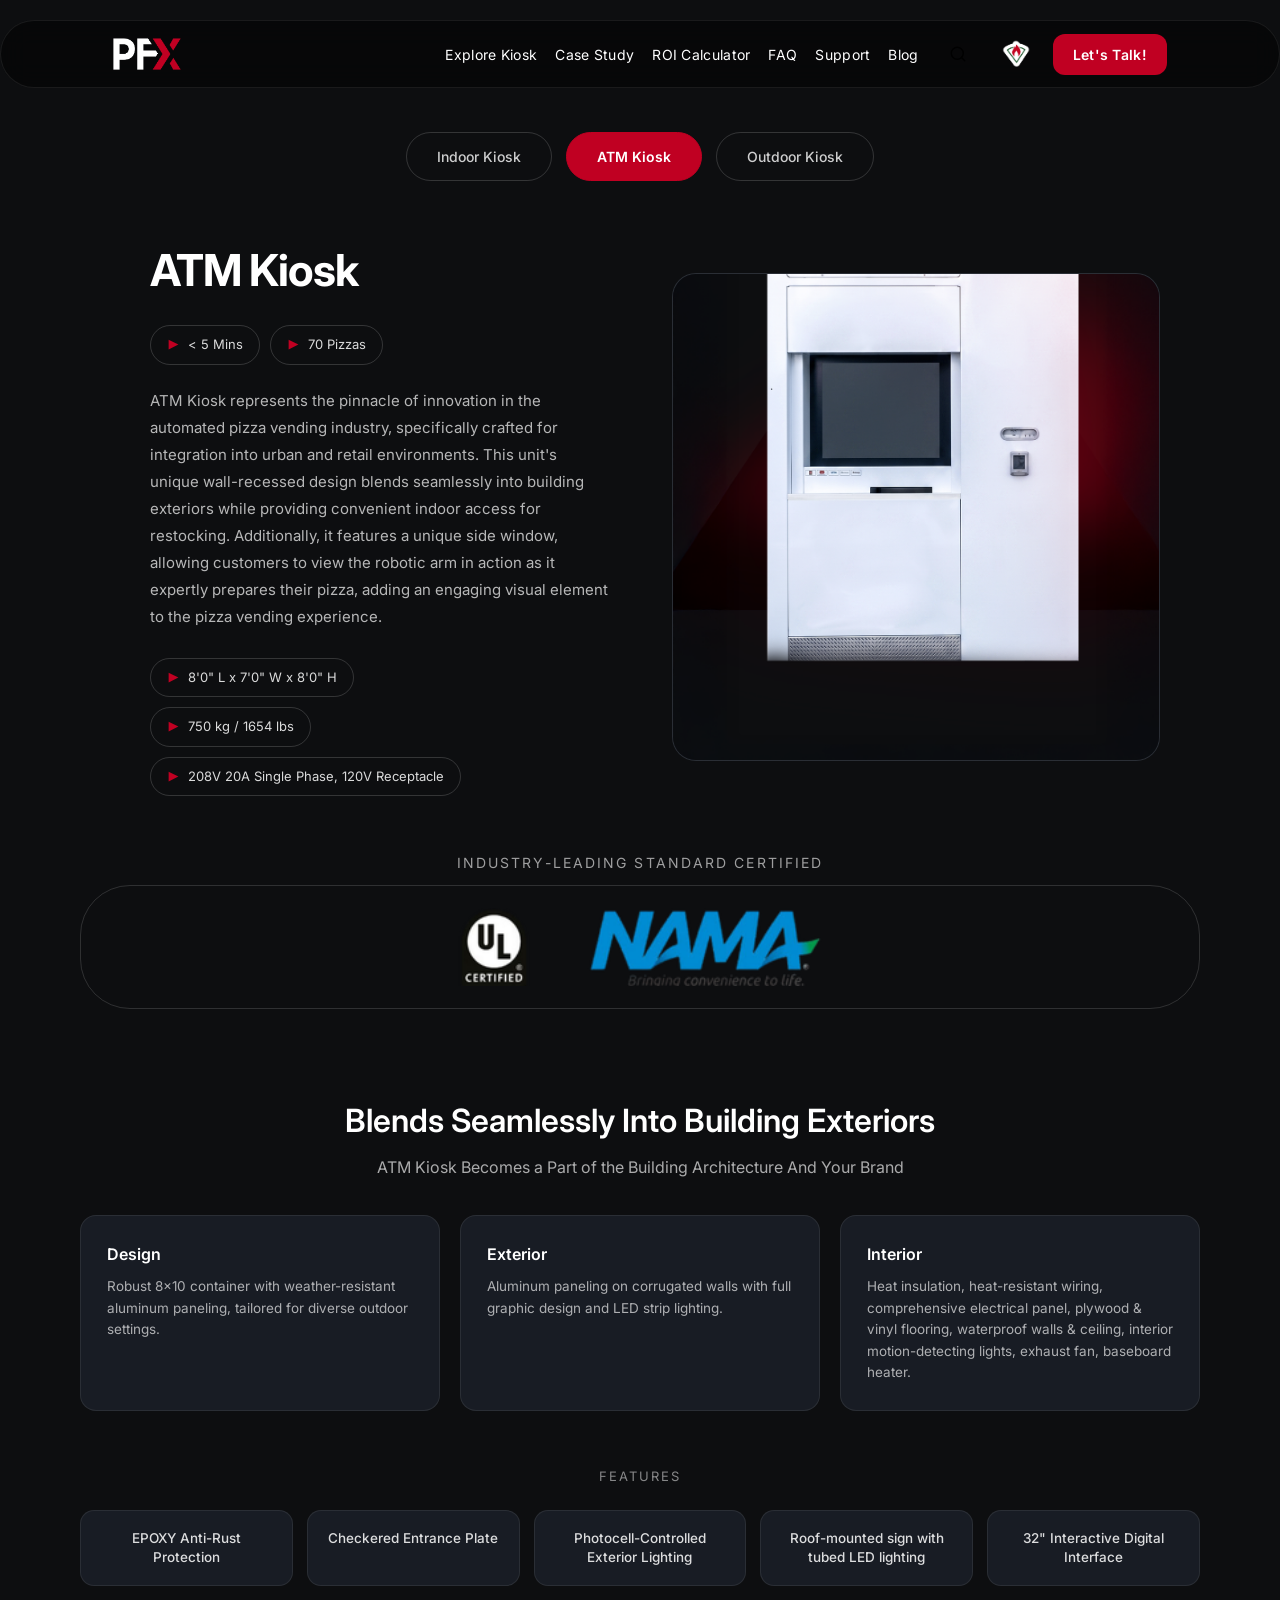
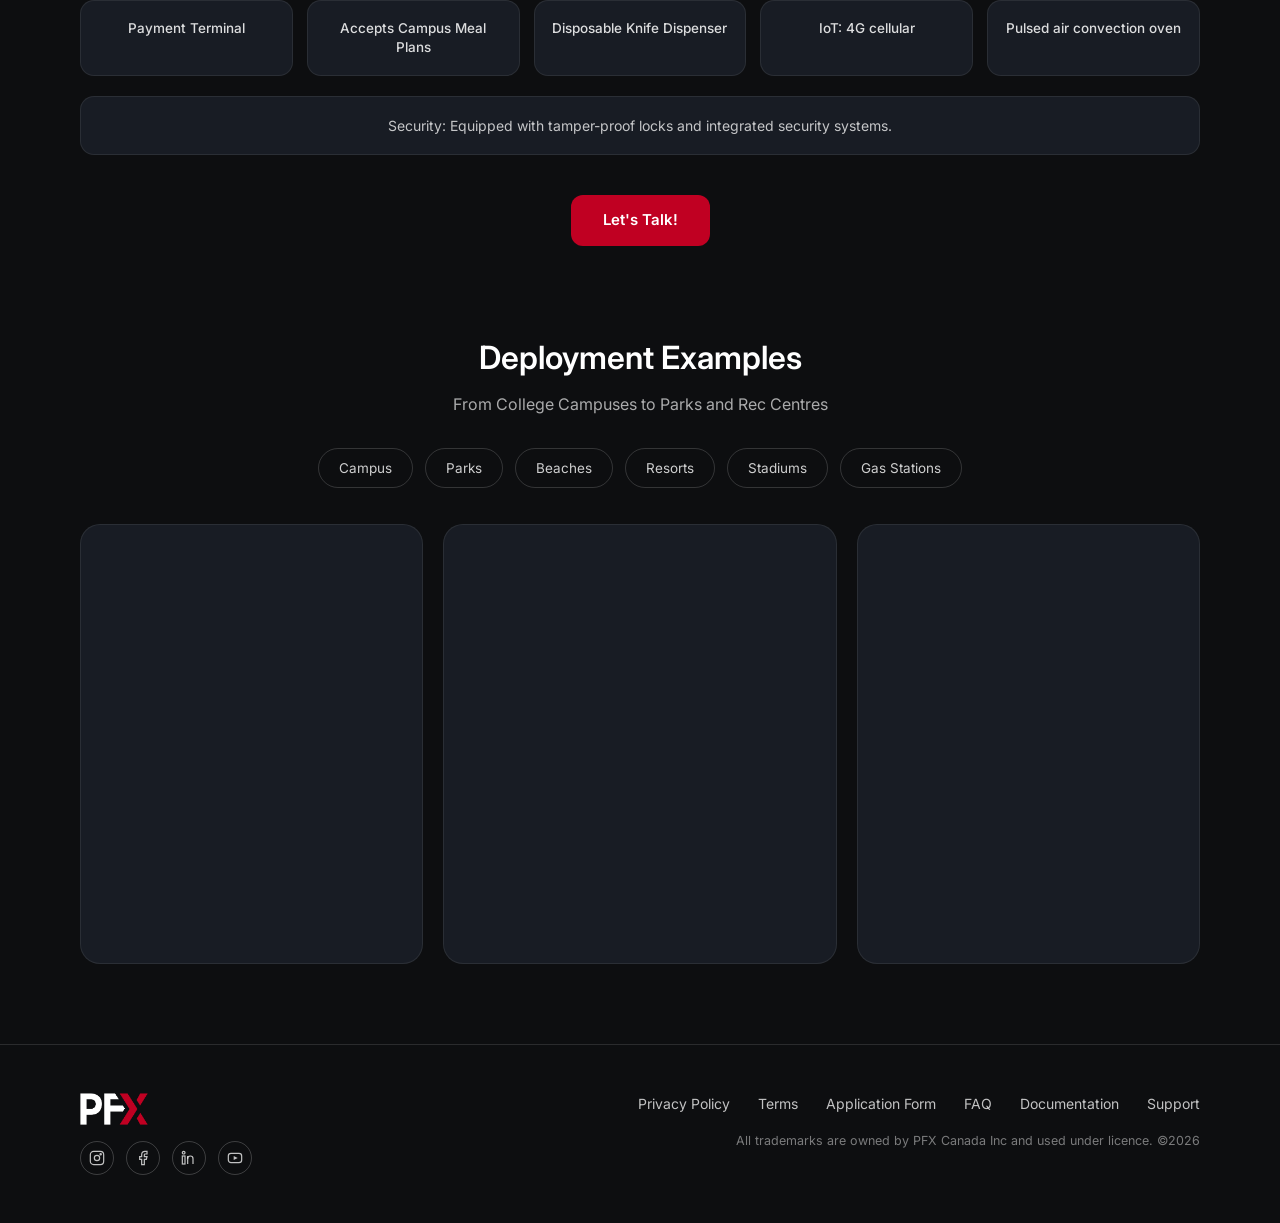
<file: kiosk-atm.html>
<!DOCTYPE html>
<html lang="en">
<head>
<meta charset="UTF-8">
<meta name="viewport" content="width=device-width, initial-scale=1.0">
<script src="analytics.js"></script>
<link rel="icon" type="image/x-icon" href="favicon.ico">
<link rel="icon" type="image/png" sizes="16x16" href="favicon-16.png">
<link rel="icon" type="image/png" sizes="32x32" href="favicon-32.png">
<link rel="icon" type="image/png" sizes="192x192" href="favicon-192.png">
<link rel="apple-touch-icon" sizes="180x180" href="favicon-180.png">
<title>ATM Kiosk — PFX</title>
<link rel="preconnect" href="https://fonts.googleapis.com">
<link rel="preconnect" href="https://fonts.gstatic.com" crossorigin>
<link href="https://fonts.googleapis.com/css2?family=Inter:ital,opsz,wght@0,14..32,100..900;1,14..32,100..900&display=swap" rel="stylesheet">
<link rel="stylesheet" href="talk-modal.css?v=4">
<style>
  :root{
    --red:#C00022;
    --red-dark:#A80F22;
    --ink:#ffffff;
    --bg:#0D0E10;
    --bg-alt:#131722;
    --gray:#9AA3AF;
    --line:rgba(255,255,255,0.12);
    --panel:rgba(217,217,217,0.2);
    --panel-solid:#181c24;
    --section-bg:#0D0E10;
    --input-bg:rgba(255,255,255,0.3);
    --white:#fff;
  }
  *{box-sizing:border-box; margin:0; padding:0;}
  html{scroll-behavior:smooth;}
  body{
    font-family: "Inter", -apple-system, BlinkMacSystemFont, "Segoe UI", Helvetica, Arial, sans-serif;
    color:var(--ink);
    background:var(--bg);
    line-height:1.5;
  }
  a{text-decoration:none; color:inherit;}
  .wrap80{max-width:1440px; margin:0 auto; padding:0 80px;}

  /* NAV (shared identically across every page) */
  header.nav{
    display:flex; align-items:center; justify-content:space-between;
    padding:12px 112px;
    max-width:1282px; margin:20px auto 0;
    position:sticky; top:20px; z-index:100;
    background:rgba(0,0,0,0.45);
    backdrop-filter:blur(14px); -webkit-backdrop-filter:blur(14px);
    border:1px solid rgba(255,255,255,0.08);
    border-radius:50px;
  }
  .logo{font-size:26px; font-weight:800; letter-spacing:-0.5px; color:var(--white);}
  .logo img{height:32px; width:auto; display:block;}
  .logo span{color:var(--red);}
  nav.links{display:flex; align-items:center; gap:18px; font-size:14px; font-weight:400;}
  nav.links a{color:var(--white); letter-spacing:0.3px;}
  nav.links a.talk{
    background:var(--red); color:#fff; padding:10px 20px; border-radius:12px; font-weight:600; font-size:14px;
  }
  .search-btn{color:var(--white); display:flex;}
  .nav-logo-btn{
    display:flex; align-items:center; justify-content:center;
    width:38px; height:38px; padding:2px; flex-shrink:0;
    background:none; border:none;
  }
  .nav-logo-btn:hover{opacity:0.85;}
  .nav-logo-btn img{width:30px; height:30px; display:block; object-fit:contain;}

  .btn-primary{
    background:var(--red); color:#fff; padding:14px 32px; border-radius:12px;
    font-weight:600; font-size:15px; display:inline-block; border:none; cursor:pointer;
  }
  .btn-primary:hover{background:var(--red-dark);}

  /* FOOTER (shared identically across every page) */
  footer{
    border-top:1px solid var(--line); margin-top:80px; padding:48px 80px; background:var(--bg);
  }
  .footer-inner{
    max-width:1280px; margin:0 auto; display:flex; justify-content:space-between; align-items:flex-start; flex-wrap:wrap; gap:24px;
  }
  .footer-left .logo{margin-bottom:16px; display:block;}
  .footer-socials{display:flex; gap:12px;}
  .footer-socials a{
    width:34px; height:34px; border-radius:50%; border:1.5px solid rgba(255,255,255,0.2);
    display:flex; align-items:center; justify-content:center; color:rgba(255,255,255,0.75);
  }
  .footer-right{text-align:right;}
  .footer-links{display:flex; flex-wrap:wrap; justify-content:flex-end; gap:28px; margin-bottom:18px;}
  .footer-links a{font-size:14px; color:rgba(255,255,255,0.75);}
  .footer-legal{font-size:12.5px; color:rgba(255,255,255,0.45); max-width:480px; margin-left:auto;}

  /* PAGE-SPECIFIC: kiosk model detail pages */
  .model-tabs{display:flex; justify-content:center; gap:14px; padding:44px 24px 0; flex-wrap:wrap;}
  .model-tabs a{padding:13px 30px; border:1px solid rgba(255,255,255,0.16); border-radius:50px; font-size:14px; font-weight:500; color:rgba(255,255,255,0.8); transition:all .15s;}
  .model-tabs a:hover{border-color:rgba(255,255,255,0.4); color:var(--white);}
  .model-tabs a.on{background:var(--red); border-color:var(--red); color:#fff; font-weight:600;}

  .k-hero{padding:56px 120px 0;}
  .k-hero-grid{max-width:1280px; margin:0 auto; display:grid; grid-template-columns:1fr 1fr; gap:64px; align-items:center;}
  .k-hero-copy{padding-left:30px;}
  .k-hero h1{font-size:44px; font-weight:700; letter-spacing:-1px; margin-bottom:22px; color:var(--white);}
  .k-badges{display:flex; gap:10px; margin-bottom:22px; flex-wrap:wrap;}
  .k-pill{display:inline-flex; align-items:center; gap:8px; border:1px solid rgba(255,255,255,0.16); border-radius:50px; padding:9px 16px; font-size:13px; color:rgba(255,255,255,0.85); width:fit-content;}
  .k-pill svg{flex-shrink:0; color:var(--red);}
  .k-hero .desc{color:rgba(255,255,255,0.7); font-size:15px; line-height:1.8; max-width:520px; margin-bottom:28px;}
  .k-specs{display:flex; flex-direction:column; gap:10px; align-items:flex-start;}
  .k-hero-image{border-radius:24px; overflow:hidden; aspect-ratio:1/1; background:var(--panel-solid); border:1px solid rgba(255,255,255,0.08);}
  .k-hero-image img{width:100%; height:100%; object-fit:cover; display:block;}

  .cert-bar{max-width:1440px; margin:56px auto 0; padding:0 80px;}
  /* Same type spec as the section eyebrows ("Your Brand. Your Business") */
  .cert-eyebrow{text-align:center; margin-bottom:12px; font-size:14px; font-weight:400; letter-spacing:0.15em; text-transform:uppercase; color:rgba(255,255,255,0.6);}
  .cert-bar-inner{border:1px solid rgba(255,255,255,0.14); border-radius:50px; padding:22px 40px; display:flex; align-items:center; justify-content:center; gap:56px; font-size:15px; color:rgba(255,255,255,0.85); flex-wrap:wrap;}
  .cert-bar-inner img{height:78px; object-fit:contain;}

  .build-section{padding:88px 80px 0; text-align:center;}
  .build-section h2{font-size:32px; font-weight:600; margin-bottom:10px; color:var(--white);}
  .build-section .sub{color:rgba(255,255,255,0.65); font-size:16px; margin-bottom:36px;}
  .build-cards{max-width:1280px; margin:0 auto; display:grid; gap:20px;}
  .build-cards.cols-2{grid-template-columns:1fr 1fr;}
  .build-cards.cols-3{grid-template-columns:repeat(3,1fr);}
  .build-card{background:var(--panel-solid); border:1px solid rgba(255,255,255,0.08); border-radius:16px; padding:26px; text-align:left;}
  .build-card h3{font-size:16px; font-weight:600; margin-bottom:10px; color:var(--white);}
  .build-card p{font-size:13.5px; line-height:1.6; color:rgba(255,255,255,0.65);}

  .features-section{padding:56px 80px 0; text-align:center;}
  .features-eyebrow{font-size:13px; font-weight:400; letter-spacing:0.15em; text-transform:uppercase; color:rgba(255,255,255,0.5); margin-bottom:24px;}
  .features-grid{max-width:1280px; margin:0 auto; display:grid; grid-template-columns:repeat(5,1fr); gap:14px;}
  .feature-pill{background:var(--panel-solid); border:1px solid rgba(255,255,255,0.08); border-radius:14px; padding:18px 16px; font-size:13.5px; font-weight:500; color:rgba(255,255,255,0.85); line-height:1.4;}
  .security-bar{max-width:1280px; margin:20px auto 0;}
  .security-bar-inner{background:var(--panel-solid); border:1px solid rgba(255,255,255,0.08); border-radius:14px; padding:18px 24px; text-align:center; font-size:14px; color:rgba(255,255,255,0.75);}
  .k-cta{text-align:center; padding:40px 80px 0;}

  .deploy-section{padding:88px 80px 0; text-align:center;}
  .deploy-section h2{font-size:32px; font-weight:600; margin-bottom:10px; color:var(--white);}
  .deploy-section .sub{color:rgba(255,255,255,0.65); font-size:16px; margin-bottom:32px;}
  .deploy-tags{display:flex; justify-content:center; flex-wrap:wrap; gap:12px; margin-bottom:36px;}
  .deploy-tag{border:1px solid rgba(255,255,255,0.16); border-radius:50px; padding:9px 20px; font-size:13.5px; color:rgba(255,255,255,0.8);}
  .deploy-gallery{max-width:1280px; margin:0 auto; display:grid; grid-template-columns:1fr 1.15fr 1fr; gap:20px; align-items:stretch;}
  .deploy-gallery .g-item{border-radius:20px; background:var(--panel-solid); border:1px solid rgba(255,255,255,0.08); min-height:340px;}
  .deploy-gallery .g-item.tall{min-height:440px;}

  @media (max-width: 900px){
    .k-hero{padding:32px 24px 0;}
    .k-hero-grid{grid-template-columns:1fr; gap:32px;}
    .k-hero-copy{padding-left:0;}
    .k-hero h1{font-size:32px;}
    .k-hero-image{order:-1;}
    .cert-bar, .build-section, .features-section, .deploy-section, .k-cta{padding-left:24px; padding-right:24px;}
    .build-cards.cols-2, .build-cards.cols-3{grid-template-columns:1fr;}
    .features-grid{grid-template-columns:1fr 1fr;}
    .deploy-gallery{grid-template-columns:1fr; }
    .deploy-gallery .g-item, .deploy-gallery .g-item.tall{min-height:220px;}
    .cert-bar-inner{padding:18px 20px; font-size:13px; gap:32px;}
    .cert-bar-inner img{height:60px;}
  }

  @media (max-width: 900px){
    header.nav{margin:12px; padding:10px 16px;}
    nav.links{gap:12px; font-size:13px;}
    nav.links a:not(.talk), nav.links .search-btn{display:none;}
    .footer-inner{flex-direction:column;}
    .footer-right{text-align:left;}
    .footer-links{justify-content:flex-start;}
    .footer-legal{margin-left:0;}
  }
</style>
</head>
<body>

<header class="nav">
  <a href="index.html" class="logo" aria-label="PFX home"><img src="Images/pfx-logo-white.png" alt="PFX"></a>
  <nav class="links">
    <a href="kiosk-outdoor.html">Explore Kiosk</a>
    <a href="index.html#case-study">Case Study</a>
    <a href="roi_calculator.html">ROI Calculator</a>
    <a href="index.html#faq">FAQ</a>
    <a href="contact.html">Support</a>
    <a href="blog.html">Blog</a>
    <button type="button" class="search-btn" id="siteSearchBtn" aria-label="Search blog">
      <svg width="18" height="18" viewBox="0 0 24 24" fill="none" stroke="currentColor" stroke-width="2" stroke-linecap="round" stroke-linejoin="round"><circle cx="11" cy="11" r="8"></circle><line x1="21" y1="21" x2="16.65" y2="16.65"></line></svg>
    </button>
    <a href="https://www.pizzaforno.com" class="nav-logo-btn" target="_blank" rel="noopener" aria-label="Powered by PizzaForno">
      <img src="pizzaforno-logomark.png" alt="PizzaForno">
    </a>
    <a href="contact.html" class="talk" data-talk-trigger>Let's Talk!</a>
  </nav>
</header>

<div class="model-tabs">
            <a href="kiosk-indoor.html" class="">Indoor Kiosk</a>
            <a href="kiosk-atm.html" class="on">ATM Kiosk</a>
            <a href="kiosk-outdoor.html" class="">Outdoor Kiosk</a>
</div>

<section class="k-hero">
  <div class="k-hero-grid">
    <div class="k-hero-copy">
      <h1>ATM Kiosk</h1>
      <div class="k-badges">
              <span class="k-pill"><svg width="13" height="13" viewBox="0 0 24 24" fill="currentColor" aria-hidden="true"><path d="M3 3v18l18-9L3 3z"/></svg>< 5 Mins</span>
              <span class="k-pill"><svg width="13" height="13" viewBox="0 0 24 24" fill="currentColor" aria-hidden="true"><path d="M3 3v18l18-9L3 3z"/></svg>70 Pizzas</span>
      </div>
      <p class="desc">ATM Kiosk represents the pinnacle of innovation in the automated pizza vending industry, specifically crafted for integration into urban and retail environments. This unit's unique wall-recessed design blends seamlessly into building exteriors while providing convenient indoor access for restocking. Additionally, it features a unique side window, allowing customers to view the robotic arm in action as it expertly prepares their pizza, adding an engaging visual element to the pizza vending experience.</p>
      <div class="k-specs">
              <span class="k-pill"><svg width="13" height="13" viewBox="0 0 24 24" fill="currentColor" aria-hidden="true"><path d="M3 3v18l18-9L3 3z"/></svg>8'0" L x 7'0" W x 8'0" H</span>
              <span class="k-pill"><svg width="13" height="13" viewBox="0 0 24 24" fill="currentColor" aria-hidden="true"><path d="M3 3v18l18-9L3 3z"/></svg>750 kg / 1654 lbs</span>
              <span class="k-pill"><svg width="13" height="13" viewBox="0 0 24 24" fill="currentColor" aria-hidden="true"><path d="M3 3v18l18-9L3 3z"/></svg>208V 20A Single Phase, 120V Receptacle</span>
      </div>
    </div>
    <div class="k-hero-image">
      <img src="kiosk_atm.png" alt="ATM Kiosk">
    </div>
  </div>
</section>

<div class="cert-bar">
  <h2 class="cert-eyebrow">Industry-Leading Standard Certified</h2>
  <div class="cert-bar-inner">
    <img src="ul-certified.png" alt="UL Certified" onerror="this.style.display='none'">
    <img src="nama-logo.png" alt="NAMA" onerror="this.style.display='none'">
  </div>
</div>

<section class="build-section">
  <h2>Blends Seamlessly Into Building Exteriors</h2>
  <p class="sub">ATM Kiosk Becomes a Part of the Building Architecture And Your Brand</p>
  <div class="build-cards cols-3">
            <div class="build-card"><h3>Design</h3><p>Robust 8×10 container with weather-resistant aluminum paneling, tailored for diverse outdoor settings.</p></div>
            <div class="build-card"><h3>Exterior</h3><p>Aluminum paneling on corrugated walls with full graphic design and LED strip lighting.</p></div>
            <div class="build-card"><h3>Interior</h3><p>Heat insulation, heat-resistant wiring, comprehensive electrical panel, plywood & vinyl flooring, waterproof walls & ceiling, interior motion-detecting lights, exhaust fan, baseboard heater.</p></div>
  </div>
</section>

<section class="features-section">
  <div class="features-eyebrow">Features</div>
  <div class="features-grid">
            <div class="feature-pill">EPOXY Anti-Rust Protection</div>
            <div class="feature-pill">Checkered Entrance Plate</div>
            <div class="feature-pill">Photocell-Controlled Exterior Lighting</div>
            <div class="feature-pill">Roof-mounted sign with tubed LED lighting</div>
            <div class="feature-pill">32" Interactive Digital Interface</div>
            <div class="feature-pill">Payment Terminal</div>
            <div class="feature-pill">Accepts Campus Meal Plans</div>
            <div class="feature-pill">Disposable Knife Dispenser</div>
            <div class="feature-pill">IoT: 4G cellular</div>
            <div class="feature-pill">Pulsed air convection oven</div>
  </div>
  <div class="security-bar">
    <div class="security-bar-inner">Security: Equipped with tamper-proof locks and integrated security systems.</div>
  </div>
</section>

<div class="k-cta">
  <a href="contact.html" class="btn-primary" data-talk-trigger>Let's Talk!</a>
</div>

<section class="deploy-section">
  <h2>Deployment Examples</h2>
  <p class="sub">From College Campuses to Parks and Rec Centres</p>
  <div class="deploy-tags">
            <span class="deploy-tag">Campus</span>
            <span class="deploy-tag">Parks</span>
            <span class="deploy-tag">Beaches</span>
            <span class="deploy-tag">Resorts</span>
            <span class="deploy-tag">Stadiums</span>
            <span class="deploy-tag">Gas Stations</span>
  </div>
  <div class="deploy-gallery">
    <div class="g-item"></div>
    <div class="g-item tall"></div>
    <div class="g-item"></div>
  </div>
</section>

<footer>
  <div class="footer-inner">
    <div class="footer-left">
      <div class="logo"><img src="Images/pfx-logo-white.png" alt="PFX"></div>
      <div class="footer-socials">
        <a href="#" aria-label="Instagram"><svg width="16" height="16" viewBox="0 0 24 24" fill="none" stroke="currentColor" stroke-width="1.8"><rect x="2" y="2" width="20" height="20" rx="5"></rect><circle cx="12" cy="12" r="4"></circle><circle cx="17.5" cy="6.5" r="1"></circle></svg></a>
        <a href="#" aria-label="Facebook"><svg width="16" height="16" viewBox="0 0 24 24" fill="none" stroke="currentColor" stroke-width="1.8"><path d="M18 2h-3a5 5 0 0 0-5 5v3H7v4h3v8h4v-8h3l1-4h-4V7a1 1 0 0 1 1-1h3Z"></path></svg></a>
        <a href="#" aria-label="LinkedIn"><svg width="16" height="16" viewBox="0 0 24 24" fill="none" stroke="currentColor" stroke-width="1.8"><rect x="2" y="9" width="4" height="12"></rect><circle cx="4" cy="4" r="2"></circle><path d="M10 9v12"></path><path d="M10 13a4 4 0 0 1 8 0v8"></path></svg></a>
        <a href="#" aria-label="YouTube"><svg width="16" height="16" viewBox="0 0 24 24" fill="none" stroke="currentColor" stroke-width="1.8"><rect x="2" y="5" width="20" height="14" rx="4"></rect><polygon points="10 9 16 12 10 15" fill="currentColor" stroke="none"></polygon></svg></a>
      </div>
    </div>
    <div class="footer-right">
      <div class="footer-links">
        <a href="privacy-policy.html">Privacy Policy</a>
        <a href="#">Terms</a>
        <a href="#">Application Form</a>
        <a href="index.html#faq">FAQ</a>
        <a href="#">Documentation</a>
        <a href="contact.html">Support</a>
      </div>
      <p class="footer-legal">All trademarks are owned by PFX Canada Inc and used under licence. &copy;2026</p>
    </div>
  </div>
</footer>

<script src="blog-data.js"></script>
<script src="site-search.js"></script>
<script src="talk-modal.js?v=4"></script>

</body>
</html>
</file>
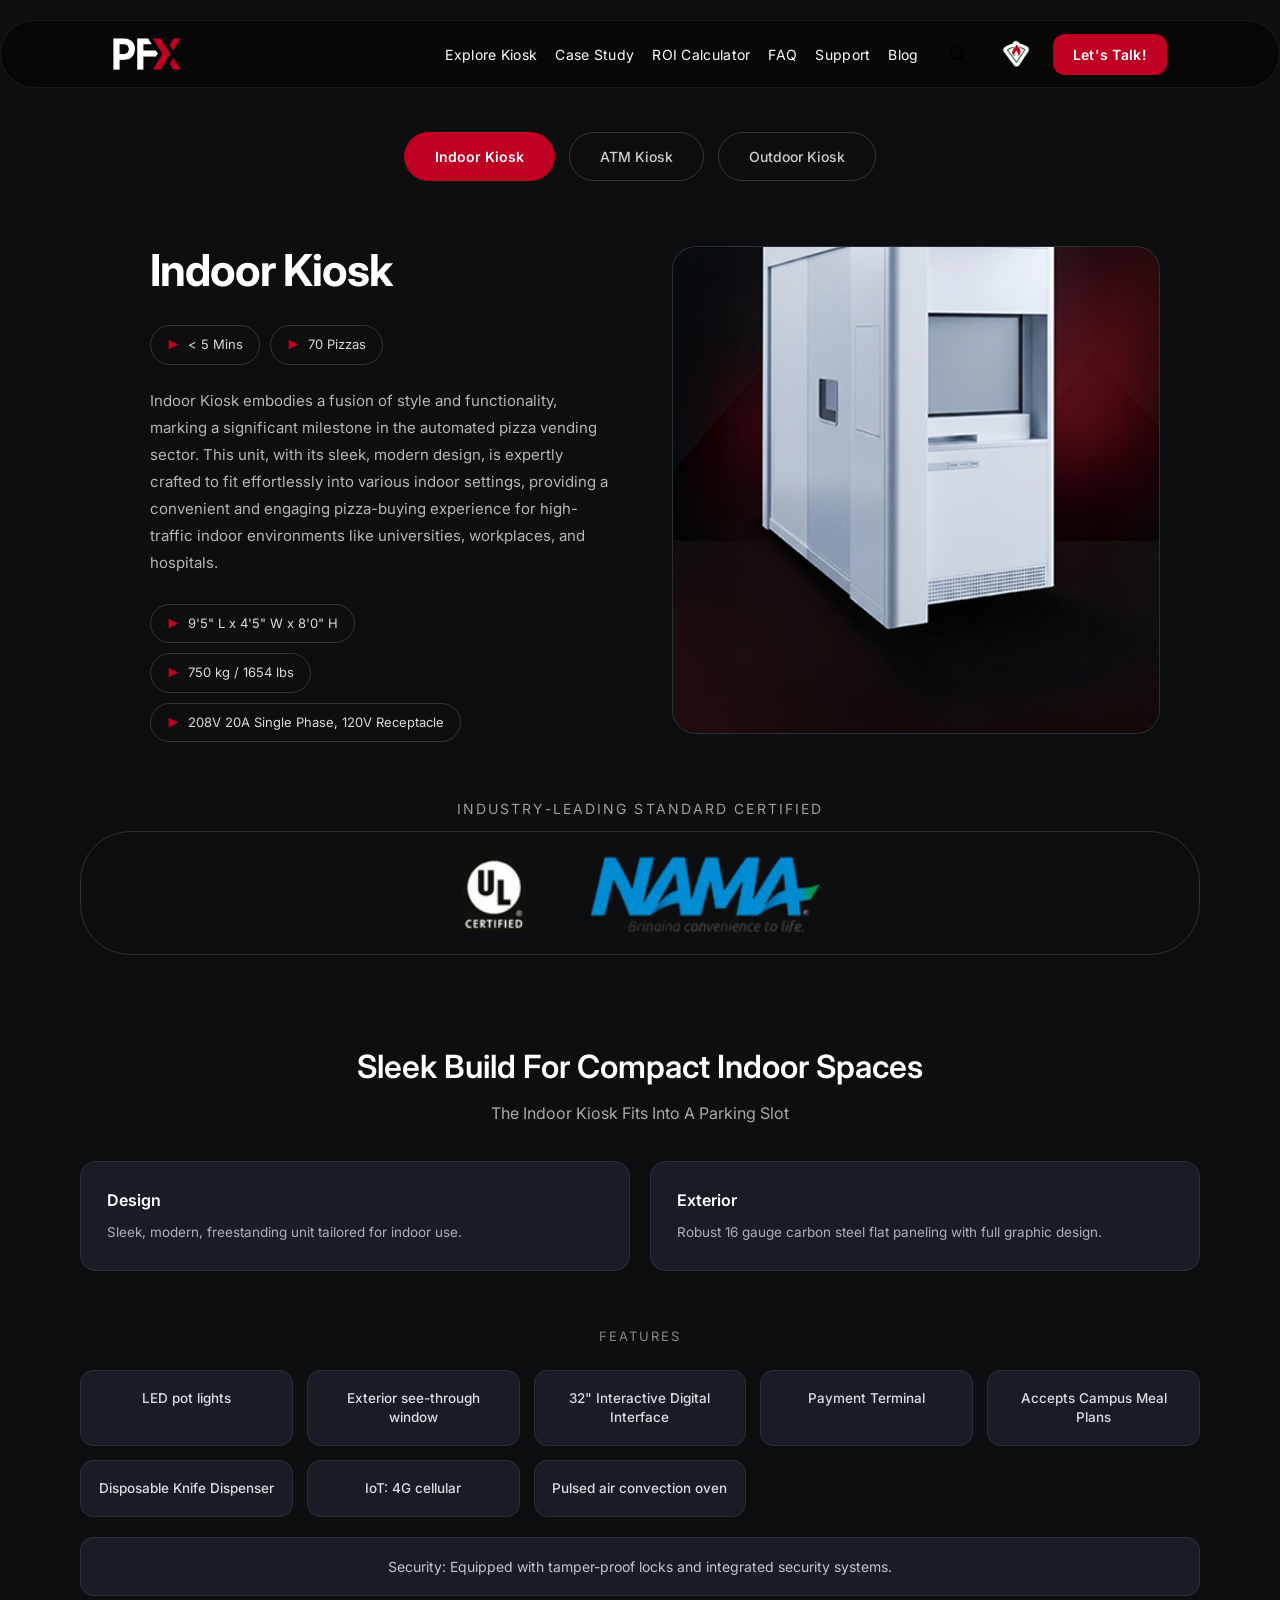
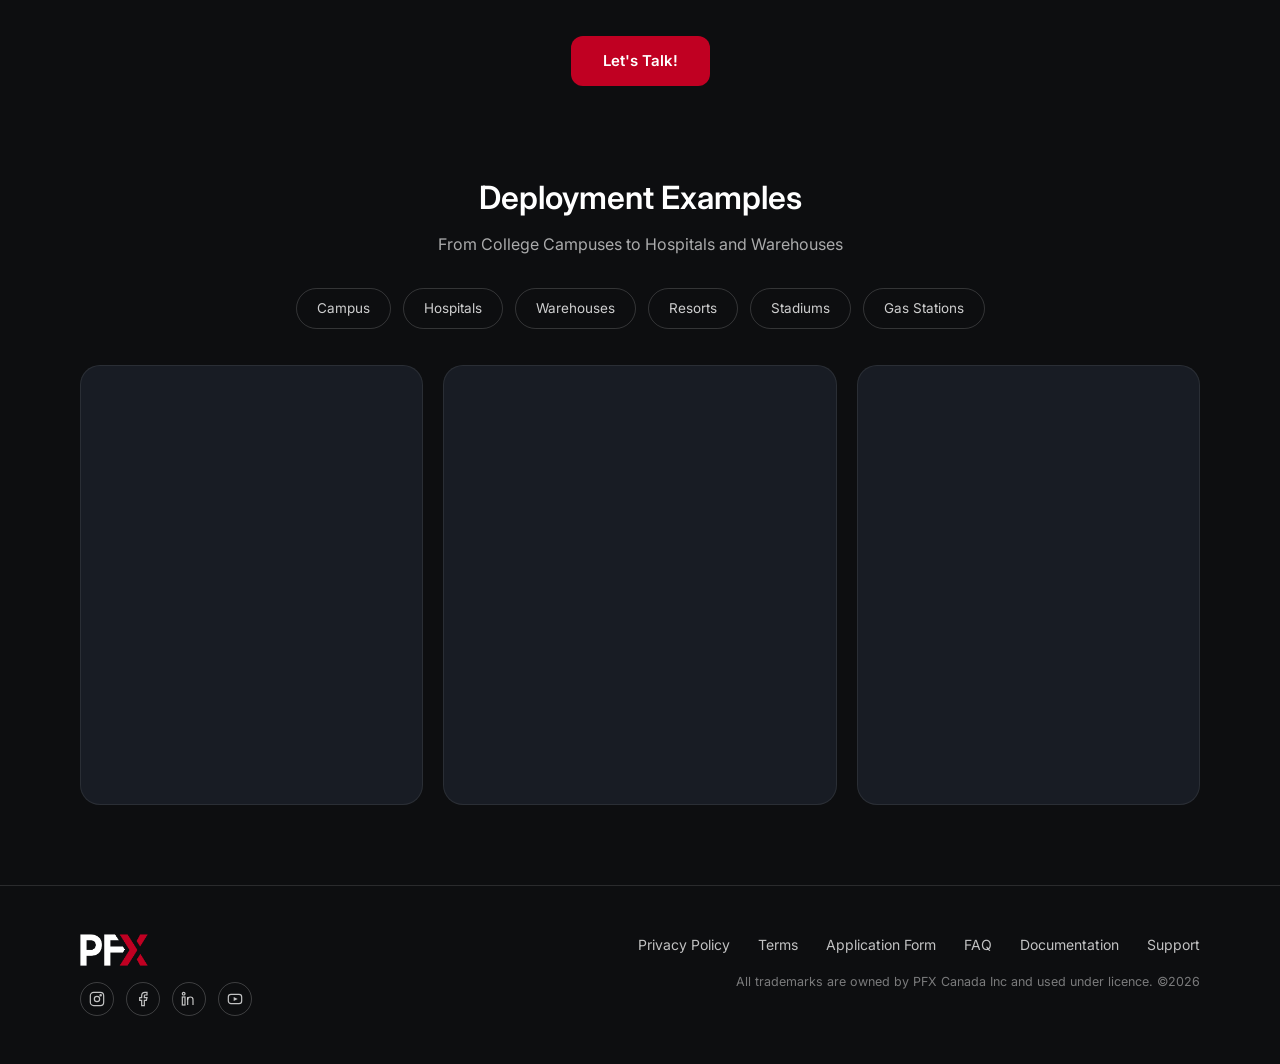
<file: kiosk-indoor.html>
<!DOCTYPE html>
<html lang="en">
<head>
<meta charset="UTF-8">
<meta name="viewport" content="width=device-width, initial-scale=1.0">
<script src="analytics.js"></script>
<link rel="icon" type="image/x-icon" href="favicon.ico">
<link rel="icon" type="image/png" sizes="16x16" href="favicon-16.png">
<link rel="icon" type="image/png" sizes="32x32" href="favicon-32.png">
<link rel="icon" type="image/png" sizes="192x192" href="favicon-192.png">
<link rel="apple-touch-icon" sizes="180x180" href="favicon-180.png">
<title>Indoor Kiosk — PFX</title>
<link rel="preconnect" href="https://fonts.googleapis.com">
<link rel="preconnect" href="https://fonts.gstatic.com" crossorigin>
<link href="https://fonts.googleapis.com/css2?family=Inter:ital,opsz,wght@0,14..32,100..900;1,14..32,100..900&display=swap" rel="stylesheet">
<link rel="stylesheet" href="talk-modal.css?v=4">
<style>
  :root{
    --red:#C00022;
    --red-dark:#A80F22;
    --ink:#ffffff;
    --bg:#0D0E10;
    --bg-alt:#131722;
    --gray:#9AA3AF;
    --line:rgba(255,255,255,0.12);
    --panel:rgba(217,217,217,0.2);
    --panel-solid:#181c24;
    --section-bg:#0D0E10;
    --input-bg:rgba(255,255,255,0.3);
    --white:#fff;
  }
  *{box-sizing:border-box; margin:0; padding:0;}
  html{scroll-behavior:smooth;}
  body{
    font-family: "Inter", -apple-system, BlinkMacSystemFont, "Segoe UI", Helvetica, Arial, sans-serif;
    color:var(--ink);
    background:var(--bg);
    line-height:1.5;
  }
  a{text-decoration:none; color:inherit;}
  .wrap80{max-width:1440px; margin:0 auto; padding:0 80px;}

  /* NAV (shared identically across every page) */
  header.nav{
    display:flex; align-items:center; justify-content:space-between;
    padding:12px 112px;
    max-width:1282px; margin:20px auto 0;
    position:sticky; top:20px; z-index:100;
    background:rgba(0,0,0,0.45);
    backdrop-filter:blur(14px); -webkit-backdrop-filter:blur(14px);
    border:1px solid rgba(255,255,255,0.08);
    border-radius:50px;
  }
  .logo{font-size:26px; font-weight:800; letter-spacing:-0.5px; color:var(--white);}
  .logo img{height:32px; width:auto; display:block;}
  .logo span{color:var(--red);}
  nav.links{display:flex; align-items:center; gap:18px; font-size:14px; font-weight:400;}
  nav.links a{color:var(--white); letter-spacing:0.3px;}
  nav.links a.talk{
    background:var(--red); color:#fff; padding:10px 20px; border-radius:12px; font-weight:600; font-size:14px;
  }
  .search-btn{color:var(--white); display:flex;}
  .nav-logo-btn{
    display:flex; align-items:center; justify-content:center;
    width:38px; height:38px; padding:2px; flex-shrink:0;
    background:none; border:none;
  }
  .nav-logo-btn:hover{opacity:0.85;}
  .nav-logo-btn img{width:30px; height:30px; display:block; object-fit:contain;}

  .btn-primary{
    background:var(--red); color:#fff; padding:14px 32px; border-radius:12px;
    font-weight:600; font-size:15px; display:inline-block; border:none; cursor:pointer;
  }
  .btn-primary:hover{background:var(--red-dark);}

  /* FOOTER (shared identically across every page) */
  footer{
    border-top:1px solid var(--line); margin-top:80px; padding:48px 80px; background:var(--bg);
  }
  .footer-inner{
    max-width:1280px; margin:0 auto; display:flex; justify-content:space-between; align-items:flex-start; flex-wrap:wrap; gap:24px;
  }
  .footer-left .logo{margin-bottom:16px; display:block;}
  .footer-socials{display:flex; gap:12px;}
  .footer-socials a{
    width:34px; height:34px; border-radius:50%; border:1.5px solid rgba(255,255,255,0.2);
    display:flex; align-items:center; justify-content:center; color:rgba(255,255,255,0.75);
  }
  .footer-right{text-align:right;}
  .footer-links{display:flex; flex-wrap:wrap; justify-content:flex-end; gap:28px; margin-bottom:18px;}
  .footer-links a{font-size:14px; color:rgba(255,255,255,0.75);}
  .footer-legal{font-size:12.5px; color:rgba(255,255,255,0.45); max-width:480px; margin-left:auto;}

  /* PAGE-SPECIFIC: kiosk model detail pages */
  .model-tabs{display:flex; justify-content:center; gap:14px; padding:44px 24px 0; flex-wrap:wrap;}
  .model-tabs a{padding:13px 30px; border:1px solid rgba(255,255,255,0.16); border-radius:50px; font-size:14px; font-weight:500; color:rgba(255,255,255,0.8); transition:all .15s;}
  .model-tabs a:hover{border-color:rgba(255,255,255,0.4); color:var(--white);}
  .model-tabs a.on{background:var(--red); border-color:var(--red); color:#fff; font-weight:600;}

  .k-hero{padding:56px 120px 0;}
  .k-hero-grid{max-width:1280px; margin:0 auto; display:grid; grid-template-columns:1fr 1fr; gap:64px; align-items:center;}
  .k-hero-copy{padding-left:30px;}
  .k-hero h1{font-size:44px; font-weight:700; letter-spacing:-1px; margin-bottom:22px; color:var(--white);}
  .k-badges{display:flex; gap:10px; margin-bottom:22px; flex-wrap:wrap;}
  .k-pill{display:inline-flex; align-items:center; gap:8px; border:1px solid rgba(255,255,255,0.16); border-radius:50px; padding:9px 16px; font-size:13px; color:rgba(255,255,255,0.85); width:fit-content;}
  .k-pill svg{flex-shrink:0; color:var(--red);}
  .k-hero .desc{color:rgba(255,255,255,0.7); font-size:15px; line-height:1.8; max-width:520px; margin-bottom:28px;}
  .k-specs{display:flex; flex-direction:column; gap:10px; align-items:flex-start;}
  .k-hero-image{border-radius:24px; overflow:hidden; aspect-ratio:1/1; background:var(--panel-solid); border:1px solid rgba(255,255,255,0.08);}
  .k-hero-image img{width:100%; height:100%; object-fit:cover; display:block;}

  .cert-bar{max-width:1440px; margin:56px auto 0; padding:0 80px;}
  /* Same type spec as the section eyebrows ("Your Brand. Your Business") */
  .cert-eyebrow{text-align:center; margin-bottom:12px; font-size:14px; font-weight:400; letter-spacing:0.15em; text-transform:uppercase; color:rgba(255,255,255,0.6);}
  .cert-bar-inner{border:1px solid rgba(255,255,255,0.14); border-radius:50px; padding:22px 40px; display:flex; align-items:center; justify-content:center; gap:56px; font-size:15px; color:rgba(255,255,255,0.85); flex-wrap:wrap;}
  .cert-bar-inner img{height:78px; object-fit:contain;}

  .build-section{padding:88px 80px 0; text-align:center;}
  .build-section h2{font-size:32px; font-weight:600; margin-bottom:10px; color:var(--white);}
  .build-section .sub{color:rgba(255,255,255,0.65); font-size:16px; margin-bottom:36px;}
  .build-cards{max-width:1280px; margin:0 auto; display:grid; gap:20px;}
  .build-cards.cols-2{grid-template-columns:1fr 1fr;}
  .build-cards.cols-3{grid-template-columns:repeat(3,1fr);}
  .build-card{background:var(--panel-solid); border:1px solid rgba(255,255,255,0.08); border-radius:16px; padding:26px; text-align:left;}
  .build-card h3{font-size:16px; font-weight:600; margin-bottom:10px; color:var(--white);}
  .build-card p{font-size:13.5px; line-height:1.6; color:rgba(255,255,255,0.65);}

  .features-section{padding:56px 80px 0; text-align:center;}
  .features-eyebrow{font-size:13px; font-weight:400; letter-spacing:0.15em; text-transform:uppercase; color:rgba(255,255,255,0.5); margin-bottom:24px;}
  .features-grid{max-width:1280px; margin:0 auto; display:grid; grid-template-columns:repeat(5,1fr); gap:14px;}
  .feature-pill{background:var(--panel-solid); border:1px solid rgba(255,255,255,0.08); border-radius:14px; padding:18px 16px; font-size:13.5px; font-weight:500; color:rgba(255,255,255,0.85); line-height:1.4;}
  .security-bar{max-width:1280px; margin:20px auto 0;}
  .security-bar-inner{background:var(--panel-solid); border:1px solid rgba(255,255,255,0.08); border-radius:14px; padding:18px 24px; text-align:center; font-size:14px; color:rgba(255,255,255,0.75);}
  .k-cta{text-align:center; padding:40px 80px 0;}

  .deploy-section{padding:88px 80px 0; text-align:center;}
  .deploy-section h2{font-size:32px; font-weight:600; margin-bottom:10px; color:var(--white);}
  .deploy-section .sub{color:rgba(255,255,255,0.65); font-size:16px; margin-bottom:32px;}
  .deploy-tags{display:flex; justify-content:center; flex-wrap:wrap; gap:12px; margin-bottom:36px;}
  .deploy-tag{border:1px solid rgba(255,255,255,0.16); border-radius:50px; padding:9px 20px; font-size:13.5px; color:rgba(255,255,255,0.8);}
  .deploy-gallery{max-width:1280px; margin:0 auto; display:grid; grid-template-columns:1fr 1.15fr 1fr; gap:20px; align-items:stretch;}
  .deploy-gallery .g-item{border-radius:20px; background:var(--panel-solid); border:1px solid rgba(255,255,255,0.08); min-height:340px;}
  .deploy-gallery .g-item.tall{min-height:440px;}

  @media (max-width: 900px){
    .k-hero{padding:32px 24px 0;}
    .k-hero-grid{grid-template-columns:1fr; gap:32px;}
    .k-hero-copy{padding-left:0;}
    .k-hero h1{font-size:32px;}
    .k-hero-image{order:-1;}
    .cert-bar, .build-section, .features-section, .deploy-section, .k-cta{padding-left:24px; padding-right:24px;}
    .build-cards.cols-2, .build-cards.cols-3{grid-template-columns:1fr;}
    .features-grid{grid-template-columns:1fr 1fr;}
    .deploy-gallery{grid-template-columns:1fr; }
    .deploy-gallery .g-item, .deploy-gallery .g-item.tall{min-height:220px;}
    .cert-bar-inner{padding:18px 20px; font-size:13px; gap:32px;}
    .cert-bar-inner img{height:60px;}
  }

  @media (max-width: 900px){
    header.nav{margin:12px; padding:10px 16px;}
    nav.links{gap:12px; font-size:13px;}
    nav.links a:not(.talk), nav.links .search-btn{display:none;}
    .footer-inner{flex-direction:column;}
    .footer-right{text-align:left;}
    .footer-links{justify-content:flex-start;}
    .footer-legal{margin-left:0;}
  }
</style>
</head>
<body>

<header class="nav">
  <a href="index.html" class="logo" aria-label="PFX home"><img src="Images/pfx-logo-white.png" alt="PFX"></a>
  <nav class="links">
    <a href="kiosk-outdoor.html">Explore Kiosk</a>
    <a href="index.html#case-study">Case Study</a>
    <a href="roi_calculator.html">ROI Calculator</a>
    <a href="index.html#faq">FAQ</a>
    <a href="contact.html">Support</a>
    <a href="blog.html">Blog</a>
    <button type="button" class="search-btn" id="siteSearchBtn" aria-label="Search blog">
      <svg width="18" height="18" viewBox="0 0 24 24" fill="none" stroke="currentColor" stroke-width="2" stroke-linecap="round" stroke-linejoin="round"><circle cx="11" cy="11" r="8"></circle><line x1="21" y1="21" x2="16.65" y2="16.65"></line></svg>
    </button>
    <a href="https://www.pizzaforno.com" class="nav-logo-btn" target="_blank" rel="noopener" aria-label="Powered by PizzaForno">
      <img src="pizzaforno-logomark.png" alt="PizzaForno">
    </a>
    <a href="contact.html" class="talk" data-talk-trigger>Let's Talk!</a>
  </nav>
</header>

<div class="model-tabs">
            <a href="kiosk-indoor.html" class="on">Indoor Kiosk</a>
            <a href="kiosk-atm.html" class="">ATM Kiosk</a>
            <a href="kiosk-outdoor.html" class="">Outdoor Kiosk</a>
</div>

<section class="k-hero">
  <div class="k-hero-grid">
    <div class="k-hero-copy">
      <h1>Indoor Kiosk</h1>
      <div class="k-badges">
              <span class="k-pill"><svg width="13" height="13" viewBox="0 0 24 24" fill="currentColor" aria-hidden="true"><path d="M3 3v18l18-9L3 3z"/></svg>< 5 Mins</span>
              <span class="k-pill"><svg width="13" height="13" viewBox="0 0 24 24" fill="currentColor" aria-hidden="true"><path d="M3 3v18l18-9L3 3z"/></svg>70 Pizzas</span>
      </div>
      <p class="desc">Indoor Kiosk embodies a fusion of style and functionality, marking a significant milestone in the automated pizza vending sector. This unit, with its sleek, modern design, is expertly crafted to fit effortlessly into various indoor settings, providing a convenient and engaging pizza-buying experience for high-traffic indoor environments like universities, workplaces, and hospitals.</p>
      <div class="k-specs">
              <span class="k-pill"><svg width="13" height="13" viewBox="0 0 24 24" fill="currentColor" aria-hidden="true"><path d="M3 3v18l18-9L3 3z"/></svg>9'5" L x 4'5" W x 8'0" H</span>
              <span class="k-pill"><svg width="13" height="13" viewBox="0 0 24 24" fill="currentColor" aria-hidden="true"><path d="M3 3v18l18-9L3 3z"/></svg>750 kg / 1654 lbs</span>
              <span class="k-pill"><svg width="13" height="13" viewBox="0 0 24 24" fill="currentColor" aria-hidden="true"><path d="M3 3v18l18-9L3 3z"/></svg>208V 20A Single Phase, 120V Receptacle</span>
      </div>
    </div>
    <div class="k-hero-image">
      <img src="kiosk_indoor.png" alt="Indoor Kiosk">
    </div>
  </div>
</section>

<div class="cert-bar">
  <h2 class="cert-eyebrow">Industry-Leading Standard Certified</h2>
  <div class="cert-bar-inner">
    <img src="ul-certified.png" alt="UL Certified" onerror="this.style.display='none'">
    <img src="nama-logo.png" alt="NAMA" onerror="this.style.display='none'">
  </div>
</div>

<section class="build-section">
  <h2>Sleek Build For Compact Indoor Spaces</h2>
  <p class="sub">The Indoor Kiosk Fits Into A Parking Slot</p>
  <div class="build-cards cols-2">
            <div class="build-card"><h3>Design</h3><p>Sleek, modern, freestanding unit tailored for indoor use.</p></div>
            <div class="build-card"><h3>Exterior</h3><p>Robust 16 gauge carbon steel flat paneling with full graphic design.</p></div>
  </div>
</section>

<section class="features-section">
  <div class="features-eyebrow">Features</div>
  <div class="features-grid">
            <div class="feature-pill">LED pot lights</div>
            <div class="feature-pill">Exterior see-through window</div>
            <div class="feature-pill">32" Interactive Digital Interface</div>
            <div class="feature-pill">Payment Terminal</div>
            <div class="feature-pill">Accepts Campus Meal Plans</div>
            <div class="feature-pill">Disposable Knife Dispenser</div>
            <div class="feature-pill">IoT: 4G cellular</div>
            <div class="feature-pill">Pulsed air convection oven</div>
  </div>
  <div class="security-bar">
    <div class="security-bar-inner">Security: Equipped with tamper-proof locks and integrated security systems.</div>
  </div>
</section>

<div class="k-cta">
  <a href="contact.html" class="btn-primary" data-talk-trigger>Let's Talk!</a>
</div>

<section class="deploy-section">
  <h2>Deployment Examples</h2>
  <p class="sub">From College Campuses to Hospitals and Warehouses</p>
  <div class="deploy-tags">
            <span class="deploy-tag">Campus</span>
            <span class="deploy-tag">Hospitals</span>
            <span class="deploy-tag">Warehouses</span>
            <span class="deploy-tag">Resorts</span>
            <span class="deploy-tag">Stadiums</span>
            <span class="deploy-tag">Gas Stations</span>
  </div>
  <div class="deploy-gallery">
    <div class="g-item"></div>
    <div class="g-item tall"></div>
    <div class="g-item"></div>
  </div>
</section>

<footer>
  <div class="footer-inner">
    <div class="footer-left">
      <div class="logo"><img src="Images/pfx-logo-white.png" alt="PFX"></div>
      <div class="footer-socials">
        <a href="#" aria-label="Instagram"><svg width="16" height="16" viewBox="0 0 24 24" fill="none" stroke="currentColor" stroke-width="1.8"><rect x="2" y="2" width="20" height="20" rx="5"></rect><circle cx="12" cy="12" r="4"></circle><circle cx="17.5" cy="6.5" r="1"></circle></svg></a>
        <a href="#" aria-label="Facebook"><svg width="16" height="16" viewBox="0 0 24 24" fill="none" stroke="currentColor" stroke-width="1.8"><path d="M18 2h-3a5 5 0 0 0-5 5v3H7v4h3v8h4v-8h3l1-4h-4V7a1 1 0 0 1 1-1h3Z"></path></svg></a>
        <a href="#" aria-label="LinkedIn"><svg width="16" height="16" viewBox="0 0 24 24" fill="none" stroke="currentColor" stroke-width="1.8"><rect x="2" y="9" width="4" height="12"></rect><circle cx="4" cy="4" r="2"></circle><path d="M10 9v12"></path><path d="M10 13a4 4 0 0 1 8 0v8"></path></svg></a>
        <a href="#" aria-label="YouTube"><svg width="16" height="16" viewBox="0 0 24 24" fill="none" stroke="currentColor" stroke-width="1.8"><rect x="2" y="5" width="20" height="14" rx="4"></rect><polygon points="10 9 16 12 10 15" fill="currentColor" stroke="none"></polygon></svg></a>
      </div>
    </div>
    <div class="footer-right">
      <div class="footer-links">
        <a href="privacy-policy.html">Privacy Policy</a>
        <a href="#">Terms</a>
        <a href="#">Application Form</a>
        <a href="index.html#faq">FAQ</a>
        <a href="#">Documentation</a>
        <a href="contact.html">Support</a>
      </div>
      <p class="footer-legal">All trademarks are owned by PFX Canada Inc and used under licence. &copy;2026</p>
    </div>
  </div>
</footer>

<script src="blog-data.js"></script>
<script src="site-search.js"></script>
<script src="talk-modal.js?v=4"></script>

</body>
</html>
</file>
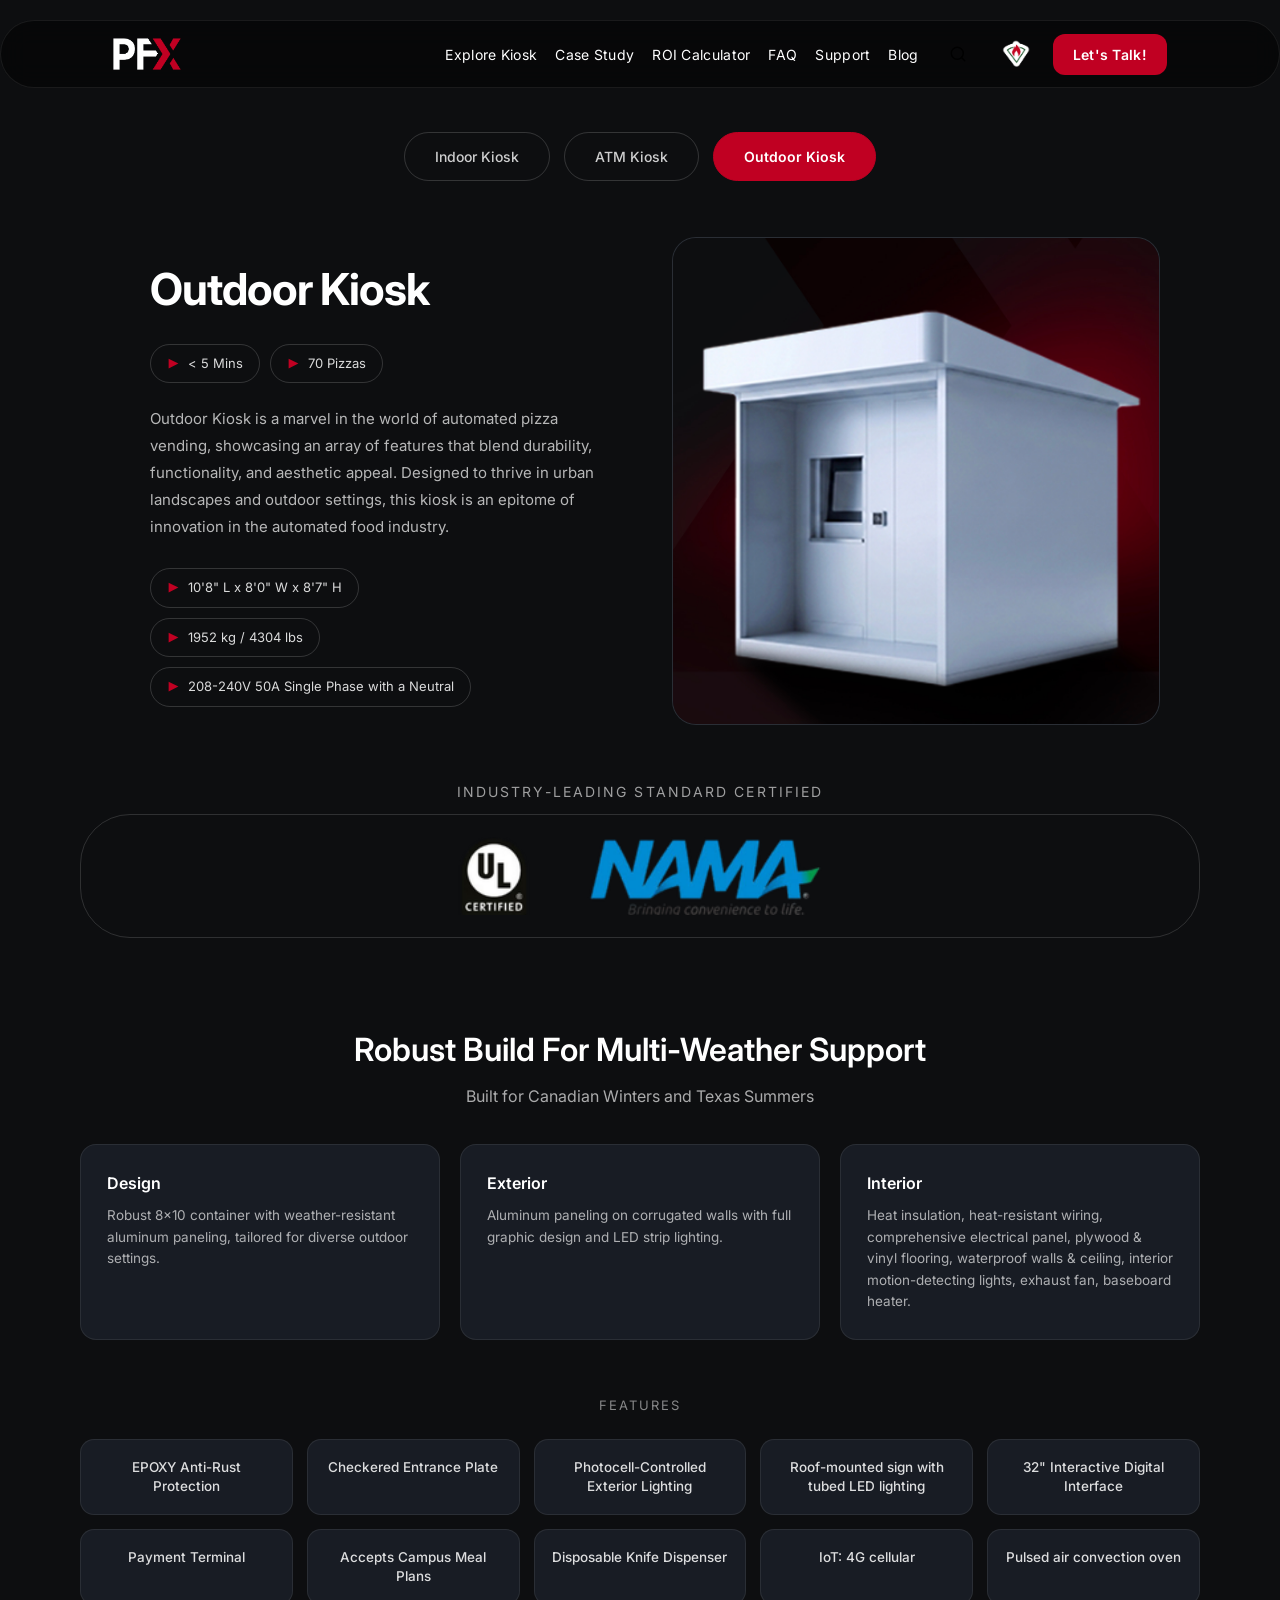
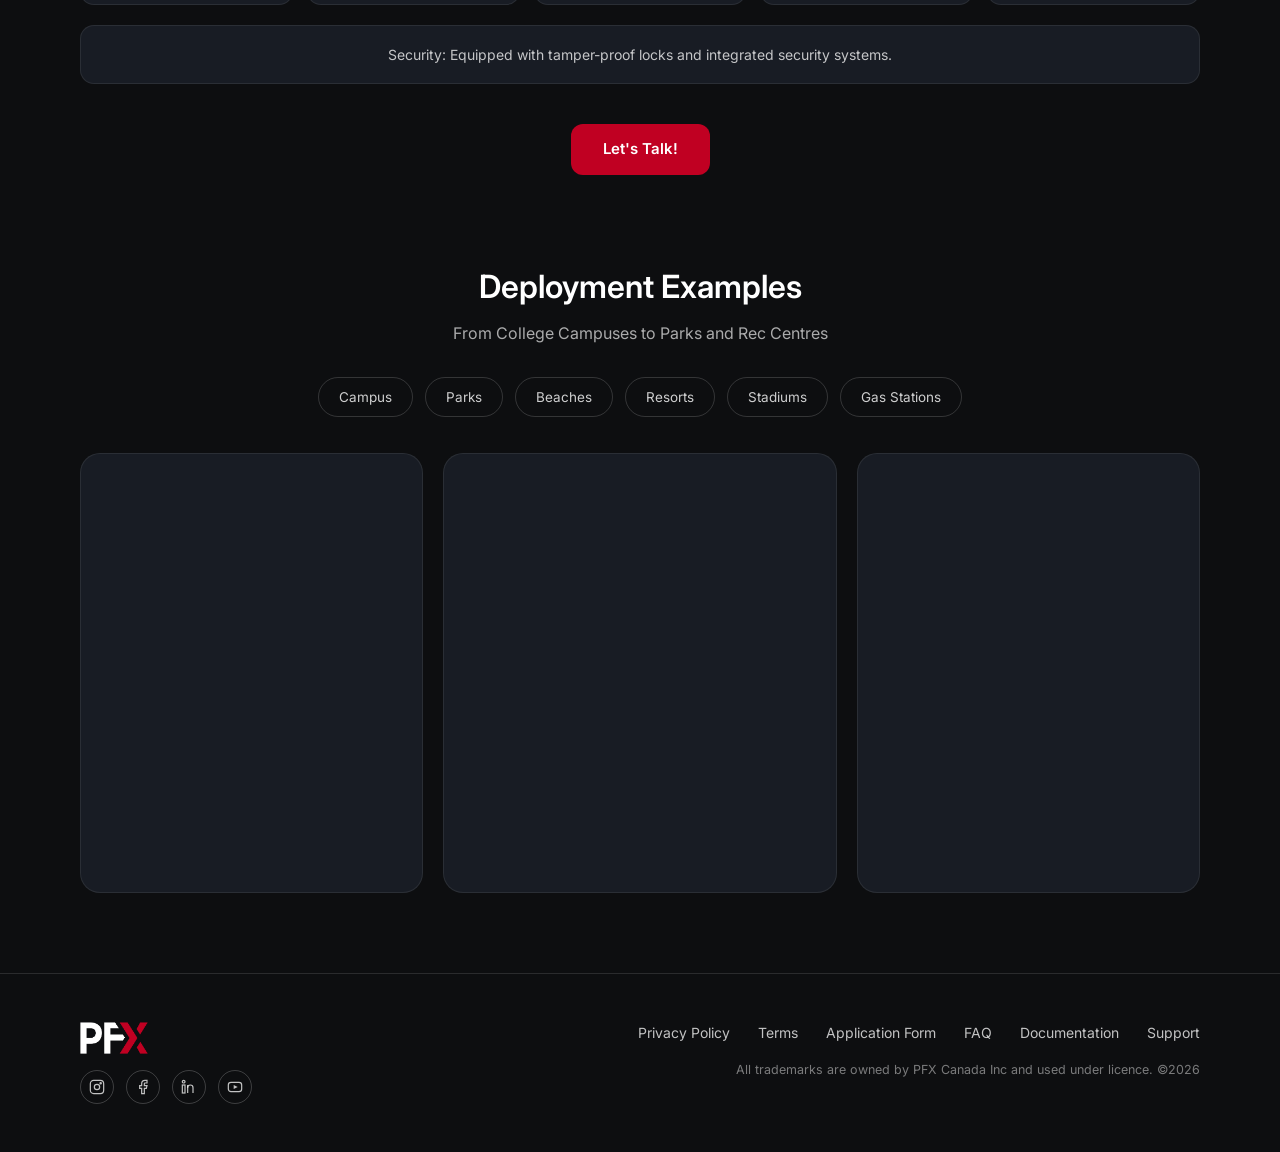
<file: kiosk-outdoor.html>
<!DOCTYPE html>
<html lang="en">
<head>
<meta charset="UTF-8">
<meta name="viewport" content="width=device-width, initial-scale=1.0">
<script src="analytics.js"></script>
<link rel="icon" type="image/x-icon" href="favicon.ico">
<link rel="icon" type="image/png" sizes="16x16" href="favicon-16.png">
<link rel="icon" type="image/png" sizes="32x32" href="favicon-32.png">
<link rel="icon" type="image/png" sizes="192x192" href="favicon-192.png">
<link rel="apple-touch-icon" sizes="180x180" href="favicon-180.png">
<title>Outdoor Kiosk — PFX</title>
<link rel="preconnect" href="https://fonts.googleapis.com">
<link rel="preconnect" href="https://fonts.gstatic.com" crossorigin>
<link href="https://fonts.googleapis.com/css2?family=Inter:ital,opsz,wght@0,14..32,100..900;1,14..32,100..900&display=swap" rel="stylesheet">
<link rel="stylesheet" href="talk-modal.css?v=4">
<style>
  :root{
    --red:#C00022;
    --red-dark:#A80F22;
    --ink:#ffffff;
    --bg:#0D0E10;
    --bg-alt:#131722;
    --gray:#9AA3AF;
    --line:rgba(255,255,255,0.12);
    --panel:rgba(217,217,217,0.2);
    --panel-solid:#181c24;
    --section-bg:#0D0E10;
    --input-bg:rgba(255,255,255,0.3);
    --white:#fff;
  }
  *{box-sizing:border-box; margin:0; padding:0;}
  html{scroll-behavior:smooth;}
  body{
    font-family: "Inter", -apple-system, BlinkMacSystemFont, "Segoe UI", Helvetica, Arial, sans-serif;
    color:var(--ink);
    background:var(--bg);
    line-height:1.5;
  }
  a{text-decoration:none; color:inherit;}
  .wrap80{max-width:1440px; margin:0 auto; padding:0 80px;}

  /* NAV (shared identically across every page) */
  header.nav{
    display:flex; align-items:center; justify-content:space-between;
    padding:12px 112px;
    max-width:1282px; margin:20px auto 0;
    position:sticky; top:20px; z-index:100;
    background:rgba(0,0,0,0.45);
    backdrop-filter:blur(14px); -webkit-backdrop-filter:blur(14px);
    border:1px solid rgba(255,255,255,0.08);
    border-radius:50px;
  }
  .logo{font-size:26px; font-weight:800; letter-spacing:-0.5px; color:var(--white);}
  .logo img{height:32px; width:auto; display:block;}
  .logo span{color:var(--red);}
  nav.links{display:flex; align-items:center; gap:18px; font-size:14px; font-weight:400;}
  nav.links a{color:var(--white); letter-spacing:0.3px;}
  nav.links a.talk{
    background:var(--red); color:#fff; padding:10px 20px; border-radius:12px; font-weight:600; font-size:14px;
  }
  .search-btn{color:var(--white); display:flex;}
  .nav-logo-btn{
    display:flex; align-items:center; justify-content:center;
    width:38px; height:38px; padding:2px; flex-shrink:0;
    background:none; border:none;
  }
  .nav-logo-btn:hover{opacity:0.85;}
  .nav-logo-btn img{width:30px; height:30px; display:block; object-fit:contain;}

  .btn-primary{
    background:var(--red); color:#fff; padding:14px 32px; border-radius:12px;
    font-weight:600; font-size:15px; display:inline-block; border:none; cursor:pointer;
  }
  .btn-primary:hover{background:var(--red-dark);}

  /* FOOTER (shared identically across every page) */
  footer{
    border-top:1px solid var(--line); margin-top:80px; padding:48px 80px; background:var(--bg);
  }
  .footer-inner{
    max-width:1280px; margin:0 auto; display:flex; justify-content:space-between; align-items:flex-start; flex-wrap:wrap; gap:24px;
  }
  .footer-left .logo{margin-bottom:16px; display:block;}
  .footer-socials{display:flex; gap:12px;}
  .footer-socials a{
    width:34px; height:34px; border-radius:50%; border:1.5px solid rgba(255,255,255,0.2);
    display:flex; align-items:center; justify-content:center; color:rgba(255,255,255,0.75);
  }
  .footer-right{text-align:right;}
  .footer-links{display:flex; flex-wrap:wrap; justify-content:flex-end; gap:28px; margin-bottom:18px;}
  .footer-links a{font-size:14px; color:rgba(255,255,255,0.75);}
  .footer-legal{font-size:12.5px; color:rgba(255,255,255,0.45); max-width:480px; margin-left:auto;}

  /* PAGE-SPECIFIC: kiosk model detail pages */
  .model-tabs{display:flex; justify-content:center; gap:14px; padding:44px 24px 0; flex-wrap:wrap;}
  .model-tabs a{padding:13px 30px; border:1px solid rgba(255,255,255,0.16); border-radius:50px; font-size:14px; font-weight:500; color:rgba(255,255,255,0.8); transition:all .15s;}
  .model-tabs a:hover{border-color:rgba(255,255,255,0.4); color:var(--white);}
  .model-tabs a.on{background:var(--red); border-color:var(--red); color:#fff; font-weight:600;}

  .k-hero{padding:56px 120px 0;}
  .k-hero-grid{max-width:1280px; margin:0 auto; display:grid; grid-template-columns:1fr 1fr; gap:64px; align-items:center;}
  .k-hero-copy{padding-left:30px;}
  .k-hero h1{font-size:44px; font-weight:700; letter-spacing:-1px; margin-bottom:22px; color:var(--white);}
  .k-badges{display:flex; gap:10px; margin-bottom:22px; flex-wrap:wrap;}
  .k-pill{display:inline-flex; align-items:center; gap:8px; border:1px solid rgba(255,255,255,0.16); border-radius:50px; padding:9px 16px; font-size:13px; color:rgba(255,255,255,0.85); width:fit-content;}
  .k-pill svg{flex-shrink:0; color:var(--red);}
  .k-hero .desc{color:rgba(255,255,255,0.7); font-size:15px; line-height:1.8; max-width:520px; margin-bottom:28px;}
  .k-specs{display:flex; flex-direction:column; gap:10px; align-items:flex-start;}
  .k-hero-image{border-radius:24px; overflow:hidden; aspect-ratio:1/1; background:var(--panel-solid); border:1px solid rgba(255,255,255,0.08);}
  .k-hero-image img{width:100%; height:100%; object-fit:cover; display:block;}

  .cert-bar{max-width:1440px; margin:56px auto 0; padding:0 80px;}
  /* Same type spec as the section eyebrows ("Your Brand. Your Business") */
  .cert-eyebrow{text-align:center; margin-bottom:12px; font-size:14px; font-weight:400; letter-spacing:0.15em; text-transform:uppercase; color:rgba(255,255,255,0.6);}
  .cert-bar-inner{border:1px solid rgba(255,255,255,0.14); border-radius:50px; padding:22px 40px; display:flex; align-items:center; justify-content:center; gap:56px; font-size:15px; color:rgba(255,255,255,0.85); flex-wrap:wrap;}
  .cert-bar-inner img{height:78px; object-fit:contain;}

  .build-section{padding:88px 80px 0; text-align:center;}
  .build-section h2{font-size:32px; font-weight:600; margin-bottom:10px; color:var(--white);}
  .build-section .sub{color:rgba(255,255,255,0.65); font-size:16px; margin-bottom:36px;}
  .build-cards{max-width:1280px; margin:0 auto; display:grid; gap:20px;}
  .build-cards.cols-2{grid-template-columns:1fr 1fr;}
  .build-cards.cols-3{grid-template-columns:repeat(3,1fr);}
  .build-card{background:var(--panel-solid); border:1px solid rgba(255,255,255,0.08); border-radius:16px; padding:26px; text-align:left;}
  .build-card h3{font-size:16px; font-weight:600; margin-bottom:10px; color:var(--white);}
  .build-card p{font-size:13.5px; line-height:1.6; color:rgba(255,255,255,0.65);}

  .features-section{padding:56px 80px 0; text-align:center;}
  .features-eyebrow{font-size:13px; font-weight:400; letter-spacing:0.15em; text-transform:uppercase; color:rgba(255,255,255,0.5); margin-bottom:24px;}
  .features-grid{max-width:1280px; margin:0 auto; display:grid; grid-template-columns:repeat(5,1fr); gap:14px;}
  .feature-pill{background:var(--panel-solid); border:1px solid rgba(255,255,255,0.08); border-radius:14px; padding:18px 16px; font-size:13.5px; font-weight:500; color:rgba(255,255,255,0.85); line-height:1.4;}
  .security-bar{max-width:1280px; margin:20px auto 0;}
  .security-bar-inner{background:var(--panel-solid); border:1px solid rgba(255,255,255,0.08); border-radius:14px; padding:18px 24px; text-align:center; font-size:14px; color:rgba(255,255,255,0.75);}
  .k-cta{text-align:center; padding:40px 80px 0;}

  .deploy-section{padding:88px 80px 0; text-align:center;}
  .deploy-section h2{font-size:32px; font-weight:600; margin-bottom:10px; color:var(--white);}
  .deploy-section .sub{color:rgba(255,255,255,0.65); font-size:16px; margin-bottom:32px;}
  .deploy-tags{display:flex; justify-content:center; flex-wrap:wrap; gap:12px; margin-bottom:36px;}
  .deploy-tag{border:1px solid rgba(255,255,255,0.16); border-radius:50px; padding:9px 20px; font-size:13.5px; color:rgba(255,255,255,0.8);}
  .deploy-gallery{max-width:1280px; margin:0 auto; display:grid; grid-template-columns:1fr 1.15fr 1fr; gap:20px; align-items:stretch;}
  .deploy-gallery .g-item{border-radius:20px; background:var(--panel-solid); border:1px solid rgba(255,255,255,0.08); min-height:340px;}
  .deploy-gallery .g-item.tall{min-height:440px;}

  @media (max-width: 900px){
    .k-hero{padding:32px 24px 0;}
    .k-hero-grid{grid-template-columns:1fr; gap:32px;}
    .k-hero-copy{padding-left:0;}
    .k-hero h1{font-size:32px;}
    .k-hero-image{order:-1;}
    .cert-bar, .build-section, .features-section, .deploy-section, .k-cta{padding-left:24px; padding-right:24px;}
    .build-cards.cols-2, .build-cards.cols-3{grid-template-columns:1fr;}
    .features-grid{grid-template-columns:1fr 1fr;}
    .deploy-gallery{grid-template-columns:1fr; }
    .deploy-gallery .g-item, .deploy-gallery .g-item.tall{min-height:220px;}
    .cert-bar-inner{padding:18px 20px; font-size:13px; gap:32px;}
    .cert-bar-inner img{height:60px;}
  }

  @media (max-width: 900px){
    header.nav{margin:12px; padding:10px 16px;}
    nav.links{gap:12px; font-size:13px;}
    nav.links a:not(.talk), nav.links .search-btn{display:none;}
    .footer-inner{flex-direction:column;}
    .footer-right{text-align:left;}
    .footer-links{justify-content:flex-start;}
    .footer-legal{margin-left:0;}
  }
</style>
</head>
<body>

<header class="nav">
  <a href="index.html" class="logo" aria-label="PFX home"><img src="Images/pfx-logo-white.png" alt="PFX"></a>
  <nav class="links">
    <a href="kiosk-outdoor.html">Explore Kiosk</a>
    <a href="index.html#case-study">Case Study</a>
    <a href="roi_calculator.html">ROI Calculator</a>
    <a href="index.html#faq">FAQ</a>
    <a href="contact.html">Support</a>
    <a href="blog.html">Blog</a>
    <button type="button" class="search-btn" id="siteSearchBtn" aria-label="Search blog">
      <svg width="18" height="18" viewBox="0 0 24 24" fill="none" stroke="currentColor" stroke-width="2" stroke-linecap="round" stroke-linejoin="round"><circle cx="11" cy="11" r="8"></circle><line x1="21" y1="21" x2="16.65" y2="16.65"></line></svg>
    </button>
    <a href="https://www.pizzaforno.com" class="nav-logo-btn" target="_blank" rel="noopener" aria-label="Powered by PizzaForno">
      <img src="pizzaforno-logomark.png" alt="PizzaForno">
    </a>
    <a href="contact.html" class="talk" data-talk-trigger>Let's Talk!</a>
  </nav>
</header>

<div class="model-tabs">
            <a href="kiosk-indoor.html" class="">Indoor Kiosk</a>
            <a href="kiosk-atm.html" class="">ATM Kiosk</a>
            <a href="kiosk-outdoor.html" class="on">Outdoor Kiosk</a>
</div>

<section class="k-hero">
  <div class="k-hero-grid">
    <div class="k-hero-copy">
      <h1>Outdoor Kiosk</h1>
      <div class="k-badges">
              <span class="k-pill"><svg width="13" height="13" viewBox="0 0 24 24" fill="currentColor" aria-hidden="true"><path d="M3 3v18l18-9L3 3z"/></svg>< 5 Mins</span>
              <span class="k-pill"><svg width="13" height="13" viewBox="0 0 24 24" fill="currentColor" aria-hidden="true"><path d="M3 3v18l18-9L3 3z"/></svg>70 Pizzas</span>
      </div>
      <p class="desc">Outdoor Kiosk is a marvel in the world of automated pizza vending, showcasing an array of features that blend durability, functionality, and aesthetic appeal. Designed to thrive in urban landscapes and outdoor settings, this kiosk is an epitome of innovation in the automated food industry.</p>
      <div class="k-specs">
              <span class="k-pill"><svg width="13" height="13" viewBox="0 0 24 24" fill="currentColor" aria-hidden="true"><path d="M3 3v18l18-9L3 3z"/></svg>10'8" L x 8'0" W x 8'7" H</span>
              <span class="k-pill"><svg width="13" height="13" viewBox="0 0 24 24" fill="currentColor" aria-hidden="true"><path d="M3 3v18l18-9L3 3z"/></svg>1952 kg / 4304 lbs</span>
              <span class="k-pill"><svg width="13" height="13" viewBox="0 0 24 24" fill="currentColor" aria-hidden="true"><path d="M3 3v18l18-9L3 3z"/></svg>208-240V 50A Single Phase with a Neutral</span>
      </div>
    </div>
    <div class="k-hero-image">
      <img src="kiosk_outdoor.jpg" alt="Outdoor Kiosk">
    </div>
  </div>
</section>

<div class="cert-bar">
  <h2 class="cert-eyebrow">Industry-Leading Standard Certified</h2>
  <div class="cert-bar-inner">
    <img src="ul-certified.png" alt="UL Certified" onerror="this.style.display='none'">
    <img src="nama-logo.png" alt="NAMA" onerror="this.style.display='none'">
  </div>
</div>

<section class="build-section">
  <h2>Robust Build For Multi-Weather Support</h2>
  <p class="sub">Built for Canadian Winters and Texas Summers</p>
  <div class="build-cards cols-3">
            <div class="build-card"><h3>Design</h3><p>Robust 8×10 container with weather-resistant aluminum paneling, tailored for diverse outdoor settings.</p></div>
            <div class="build-card"><h3>Exterior</h3><p>Aluminum paneling on corrugated walls with full graphic design and LED strip lighting.</p></div>
            <div class="build-card"><h3>Interior</h3><p>Heat insulation, heat-resistant wiring, comprehensive electrical panel, plywood & vinyl flooring, waterproof walls & ceiling, interior motion-detecting lights, exhaust fan, baseboard heater.</p></div>
  </div>
</section>

<section class="features-section">
  <div class="features-eyebrow">Features</div>
  <div class="features-grid">
            <div class="feature-pill">EPOXY Anti-Rust Protection</div>
            <div class="feature-pill">Checkered Entrance Plate</div>
            <div class="feature-pill">Photocell-Controlled Exterior Lighting</div>
            <div class="feature-pill">Roof-mounted sign with tubed LED lighting</div>
            <div class="feature-pill">32" Interactive Digital Interface</div>
            <div class="feature-pill">Payment Terminal</div>
            <div class="feature-pill">Accepts Campus Meal Plans</div>
            <div class="feature-pill">Disposable Knife Dispenser</div>
            <div class="feature-pill">IoT: 4G cellular</div>
            <div class="feature-pill">Pulsed air convection oven</div>
  </div>
  <div class="security-bar">
    <div class="security-bar-inner">Security: Equipped with tamper-proof locks and integrated security systems.</div>
  </div>
</section>

<div class="k-cta">
  <a href="contact.html" class="btn-primary" data-talk-trigger>Let's Talk!</a>
</div>

<section class="deploy-section">
  <h2>Deployment Examples</h2>
  <p class="sub">From College Campuses to Parks and Rec Centres</p>
  <div class="deploy-tags">
            <span class="deploy-tag">Campus</span>
            <span class="deploy-tag">Parks</span>
            <span class="deploy-tag">Beaches</span>
            <span class="deploy-tag">Resorts</span>
            <span class="deploy-tag">Stadiums</span>
            <span class="deploy-tag">Gas Stations</span>
  </div>
  <div class="deploy-gallery">
    <div class="g-item"></div>
    <div class="g-item tall"></div>
    <div class="g-item"></div>
  </div>
</section>

<footer>
  <div class="footer-inner">
    <div class="footer-left">
      <div class="logo"><img src="Images/pfx-logo-white.png" alt="PFX"></div>
      <div class="footer-socials">
        <a href="#" aria-label="Instagram"><svg width="16" height="16" viewBox="0 0 24 24" fill="none" stroke="currentColor" stroke-width="1.8"><rect x="2" y="2" width="20" height="20" rx="5"></rect><circle cx="12" cy="12" r="4"></circle><circle cx="17.5" cy="6.5" r="1"></circle></svg></a>
        <a href="#" aria-label="Facebook"><svg width="16" height="16" viewBox="0 0 24 24" fill="none" stroke="currentColor" stroke-width="1.8"><path d="M18 2h-3a5 5 0 0 0-5 5v3H7v4h3v8h4v-8h3l1-4h-4V7a1 1 0 0 1 1-1h3Z"></path></svg></a>
        <a href="#" aria-label="LinkedIn"><svg width="16" height="16" viewBox="0 0 24 24" fill="none" stroke="currentColor" stroke-width="1.8"><rect x="2" y="9" width="4" height="12"></rect><circle cx="4" cy="4" r="2"></circle><path d="M10 9v12"></path><path d="M10 13a4 4 0 0 1 8 0v8"></path></svg></a>
        <a href="#" aria-label="YouTube"><svg width="16" height="16" viewBox="0 0 24 24" fill="none" stroke="currentColor" stroke-width="1.8"><rect x="2" y="5" width="20" height="14" rx="4"></rect><polygon points="10 9 16 12 10 15" fill="currentColor" stroke="none"></polygon></svg></a>
      </div>
    </div>
    <div class="footer-right">
      <div class="footer-links">
        <a href="privacy-policy.html">Privacy Policy</a>
        <a href="#">Terms</a>
        <a href="#">Application Form</a>
        <a href="index.html#faq">FAQ</a>
        <a href="#">Documentation</a>
        <a href="contact.html">Support</a>
      </div>
      <p class="footer-legal">All trademarks are owned by PFX Canada Inc and used under licence. &copy;2026</p>
    </div>
  </div>
</footer>

<script src="blog-data.js"></script>
<script src="site-search.js"></script>
<script src="talk-modal.js?v=4"></script>

</body>
</html>
</file>
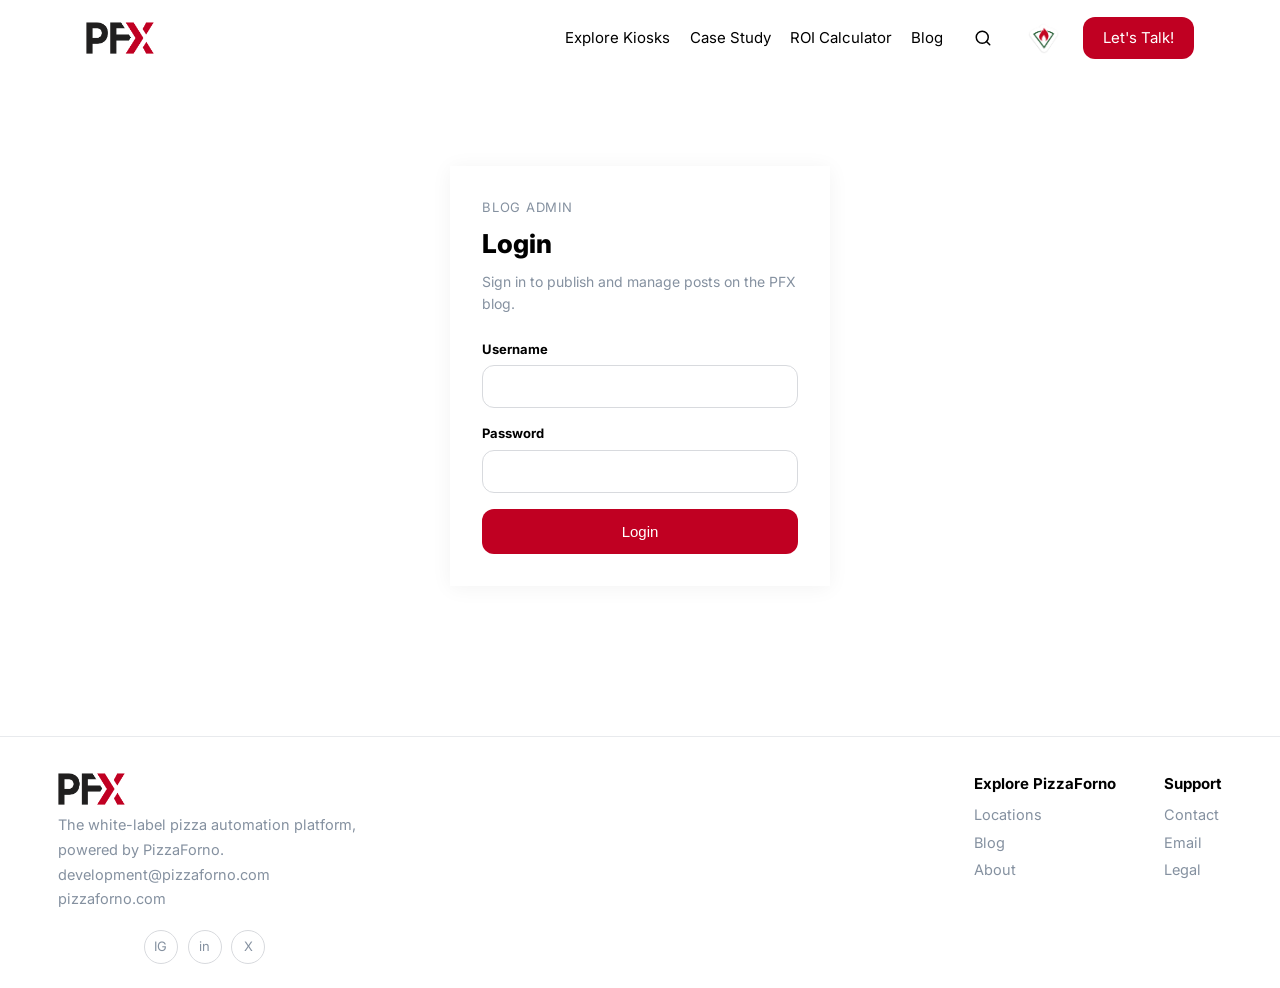
<file: login.html>
<!DOCTYPE html>
<html lang="en">
<head>
<meta charset="UTF-8">
<meta name="viewport" content="width=device-width, initial-scale=1.0">
<script src="analytics.js"></script>
<meta name="robots" content="noindex, nofollow">
<link rel="icon" type="image/x-icon" href="favicon.ico">
<link rel="icon" type="image/png" sizes="16x16" href="favicon-16.png">
<link rel="icon" type="image/png" sizes="32x32" href="favicon-32.png">
<link rel="icon" type="image/png" sizes="192x192" href="favicon-192.png">
<link rel="apple-touch-icon" sizes="180x180" href="favicon-180.png">
<title>Admin Login — PFX</title>
<link rel="preconnect" href="https://fonts.googleapis.com">
<link rel="preconnect" href="https://fonts.gstatic.com" crossorigin>
<link href="https://fonts.googleapis.com/css2?family=Inter:ital,opsz,wght@0,14..32,100..900;1,14..32,100..900&display=swap" rel="stylesheet">
<style>
  :root{
    --red:#C00022;
    --red-dark:#A80F22;
    --ink:#000000;
    --gray:#8591A0;
    --line:#E8EAED;
    --panel:#EFF3F5;
    --section-bg:#EAF0F2;
    --white:#fff;
  }
  *{box-sizing:border-box; margin:0; padding:0;}
  body{
    font-family: "Inter", -apple-system, BlinkMacSystemFont, "Segoe UI", Helvetica, Arial, sans-serif;
    color:var(--ink);
    background:var(--white);
    line-height:1.5;
  }
  a{text-decoration:none; color:inherit;}

  /* NAV (shared identically across every page) */
  header.nav{
    display:flex; align-items:center; justify-content:space-between;
    padding:16.8px 86.4px;
    max-width:1440px; margin:0 auto;
    position:sticky; top:0; z-index:100; background:var(--white);
  }
  .logo{font-size:34px; font-weight:800; letter-spacing:-0.5px;}
  .logo img{height:32px; width:auto; display:block;}
  .logo span{color:var(--red);}
  nav.links{display:flex; align-items:center; gap:19.2px; font-size:15px; font-weight:400;}
  nav.links a.talk{
    background:var(--red); color:#fff; padding:10px 20px; border-radius:12px; font-weight:400;
  }
  .nav-logo-btn{
    display:flex; align-items:center; justify-content:center;
    width:40px; height:40px; padding:2px; flex-shrink:0;
    background:none; border:none;
  }
  .nav-logo-btn:hover{opacity:0.85;}
  .nav-logo-btn img{width:33px; height:33px; display:block; object-fit:contain;}

  .btn-primary{
    background:var(--red); color:#fff; padding:14px 24px; border-radius:12px;
    font-weight:400; font-size:15px; display:inline-block; border:none; cursor:pointer; width:100%;
  }
  .btn-primary:disabled{opacity:.6; cursor:default;}

  /* LOGIN CARD */
  .login-wrap{
    min-height:calc(100vh - 300px);
    display:flex; align-items:center; justify-content:center;
    padding:60px 24px;
  }
  .login-card{
    width:100%; max-width:380px;
    background:none; border:none;
    padding:32px; box-shadow:0 2px 20px rgba(0,0,0,0.05);
  }
  .login-card .eyebrow{color:var(--gray); font-weight:400; font-size:13px; margin-bottom:6px; letter-spacing:0.06em; text-transform:uppercase;}
  .login-card h1{font-size:26px; font-weight:800; margin-bottom:8px;}
  .login-card .sub{color:var(--gray); font-size:14px; margin-bottom:24px; line-height:1.6;}
  .field{margin-bottom:16px;}
  .field label{display:block; font-size:13px; font-weight:700; margin-bottom:6px;}
  .field input{
    width:100%; border:1.5px solid #D8DADE; border-radius:12px;
    padding:12px 14px; font-size:14.5px; font-family:inherit; color:var(--ink); background:#fff;
  }
  .field input:focus{outline:2px solid var(--red); outline-offset:1px;}
  .error-msg{
    display:none; background:rgba(192,0,34,0.07); border:1px solid rgba(192,0,34,0.22);
    color:var(--red); font-size:13.5px; border-radius:12px; padding:10px 12px; margin-bottom:16px;
  }
  .error-msg.show{display:block;}

  /* FOOTER (shared identically across every page) */
  footer{
    border-top:1px solid var(--line); margin-top:60px; padding:36px 57.6px 24px;
  }
  .footer-inner{
    max-width:1440px; margin:0 auto; display:flex; justify-content:space-between; flex-wrap:wrap; gap:24px;
  }
  .footer-inner .logo{margin-bottom:8.4px;}
  .footer-inner .about{color:var(--gray); font-size:14.5px; max-width:340px; line-height:1.7;}
  .footer-cols{display:flex; gap:48px;}
  .footer-cols h4{font-size:15px; font-weight:700; margin-bottom:8.4px;}
  .footer-cols a{display:block; color:var(--gray); font-size:14.5px; margin-bottom:6px;}
  .socials{display:flex; gap:9.6px; margin-top:18px; max-width:1440px; margin-left:auto; margin-right:auto; padding:0 86.4px;}
  .socials div{
    width:34px; height:34px; border-radius:50%; border:1.5px solid #D8DADE;
    display:flex; align-items:center; justify-content:center; font-size:13px; color:var(--gray);
  }

  @media (max-width: 900px){
    .footer-inner{flex-direction:column;}
  }
</style>
</head>
<body>

<header class="nav">
  <a href="index.html" class="logo" aria-label="PFX home"><img src="Images/pfx-logo.png" alt="PFX"></a>
  <nav class="links">
    <a href="index.html#kiosks">Explore Kiosks</a>
    <a href="index.html#case-study">Case Study</a>
    <a href="roi_calculator.html">ROI Calculator</a>
    <a href="blog.html">Blog</a>
    <button type="button" class="search-btn" id="siteSearchBtn" aria-label="Search blog">
      <svg width="18" height="18" viewBox="0 0 24 24" fill="none" stroke="currentColor" stroke-width="2" stroke-linecap="round" stroke-linejoin="round"><circle cx="11" cy="11" r="8"></circle><line x1="21" y1="21" x2="16.65" y2="16.65"></line></svg>
    </button>
    <a href="https://www.pizzaforno.com" class="nav-logo-btn" target="_blank" rel="noopener" aria-label="Powered by PizzaForno">
      <img src="pizzaforno-logomark.png" alt="PizzaForno">
    </a>
    <a href="contact.html" class="talk">Let's Talk!</a>
  </nav>
</header>

<div class="login-wrap">
  <div class="login-card">
    <div class="eyebrow">Blog Admin</div>
    <h1>Login</h1>
    <p class="sub">Sign in to publish and manage posts on the PFX blog.</p>

    <div class="error-msg" id="loginError">Incorrect username or password.</div>

    <form id="loginForm">
      <div class="field">
        <label for="username">Username</label>
        <input type="text" id="username" name="username" autocomplete="username" required>
      </div>
      <div class="field">
        <label for="password">Password</label>
        <input type="password" id="password" name="password" autocomplete="current-password" required>
      </div>
      <button type="submit" class="btn-primary">Login</button>
    </form>
  </div>
</div>

<script>
  /* =========================================================
     TEMPORARY LOGIN — placeholder only, replace once Supabase
     auth is wired up (see admin.html for the matching TODO).
     This is NOT secure: anyone who views this page's source
     can read the credentials below. It exists only to gate
     casual access until real authentication is in place.
     -------------------------------------------------------
     To change the password yourself: edit the two lines below.
     ========================================================= */
  var ADMIN_USERNAME = "poweredbypfx";
  var ADMIN_PASSWORD = "poweredbypfx";

  document.getElementById('loginForm').addEventListener('submit', function(e){
    e.preventDefault();
    var user = document.getElementById('username').value.trim();
    var pass = document.getElementById('password').value;
    var errorBox = document.getElementById('loginError');

    if(user === ADMIN_USERNAME && pass === ADMIN_PASSWORD){
      sessionStorage.setItem('pfx_admin_logged_in', 'true');
      window.location.href = 'admin.html';
    } else {
      errorBox.classList.add('show');
    }
  });
</script>

<footer>
  <div class="footer-inner">
    <div>
      <div class="logo"><img src="Images/pfx-logo.png" alt="PFX"></div>
      <p class="about">The white-label pizza automation platform, powered by PizzaForno.<br>development@pizzaforno.com<br>pizzaforno.com</p>
    </div>
    <div class="footer-cols">
      <div>
        <h4>Explore PizzaForno</h4>
        <a href="#">Locations</a>
        <a href="blog.html">Blog</a>
        <a href="#">About</a>
      </div>
      <div>
        <h4>Support</h4>
        <a href="contact.html">Contact</a>
        <a href="#">Email</a>
        <a href="#">Legal</a>
      </div>
    </div>
  </div>
  <div class="socials">
    <div>IG</div>
    <div>in</div>
    <div>X</div>
  </div>
</footer>

<script src="blog-data.js"></script>
<script src="site-search.js"></script>

</body>
</html>
</file>
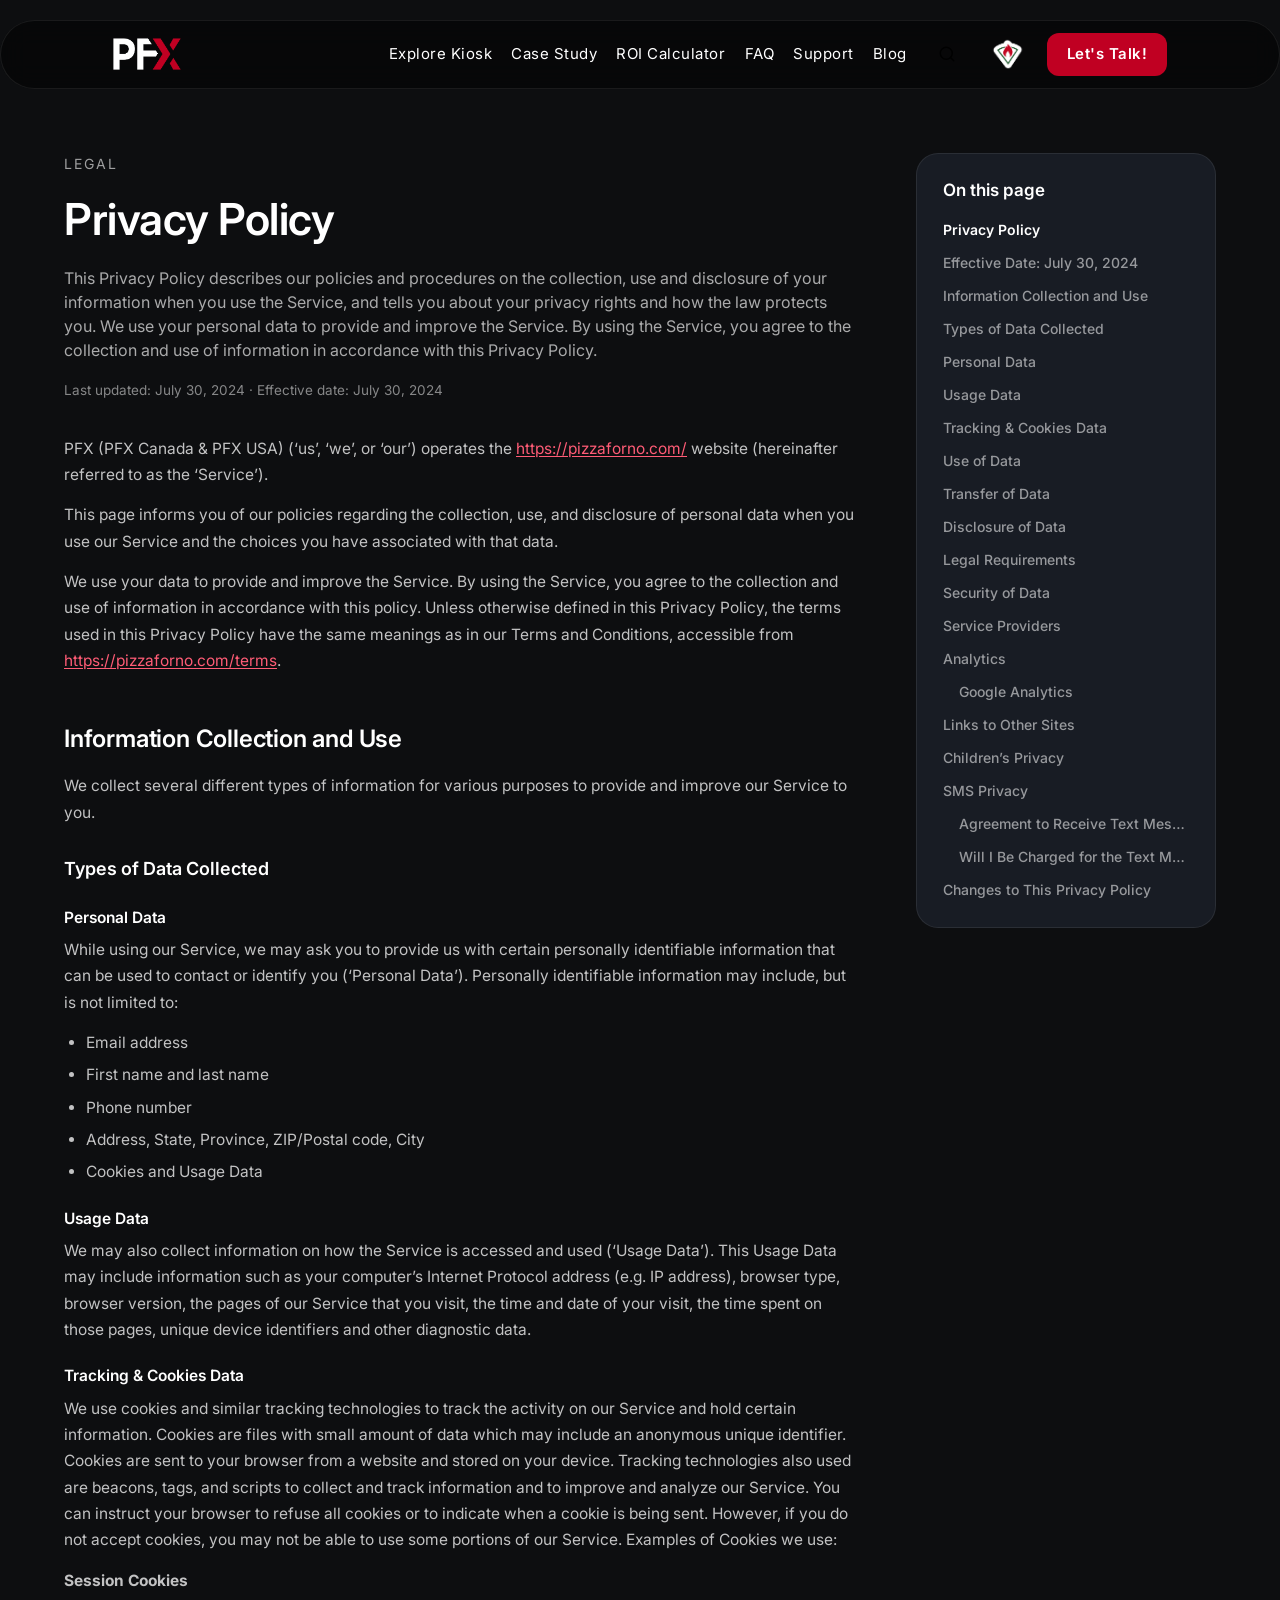
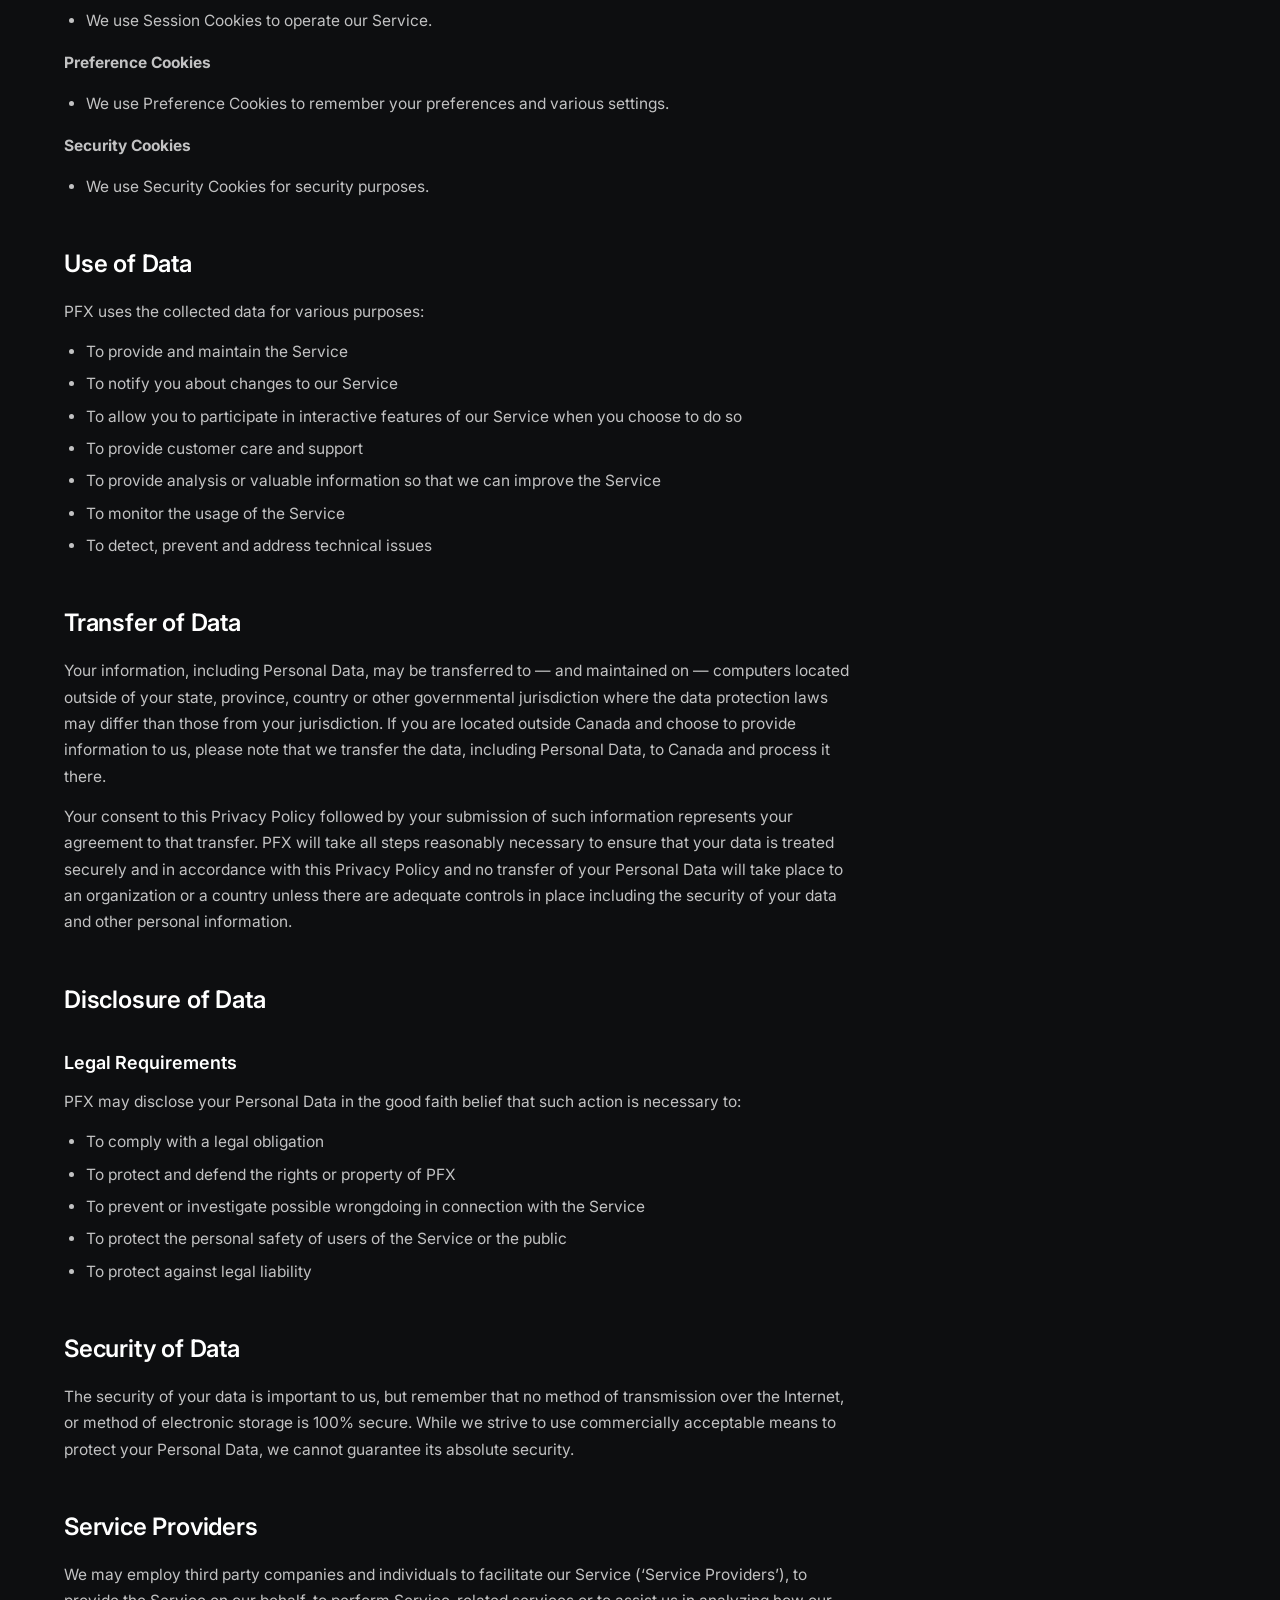
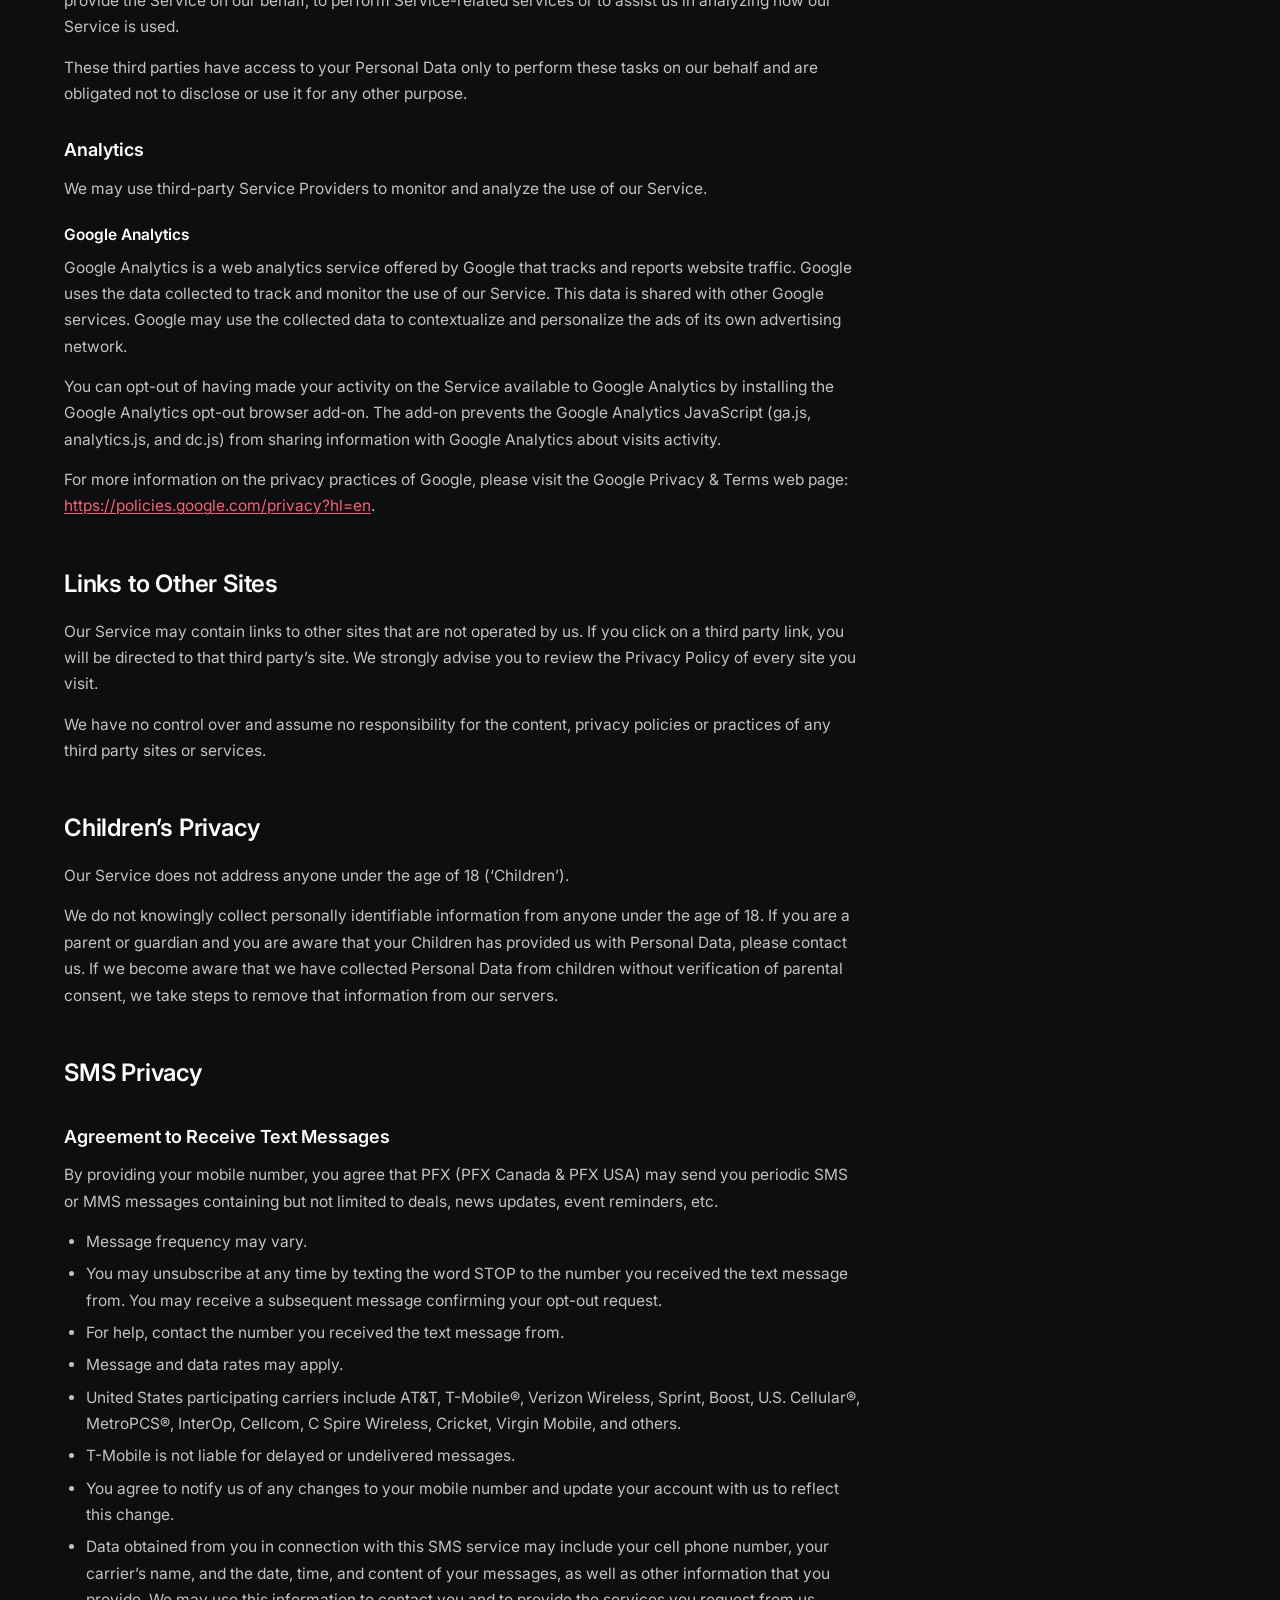
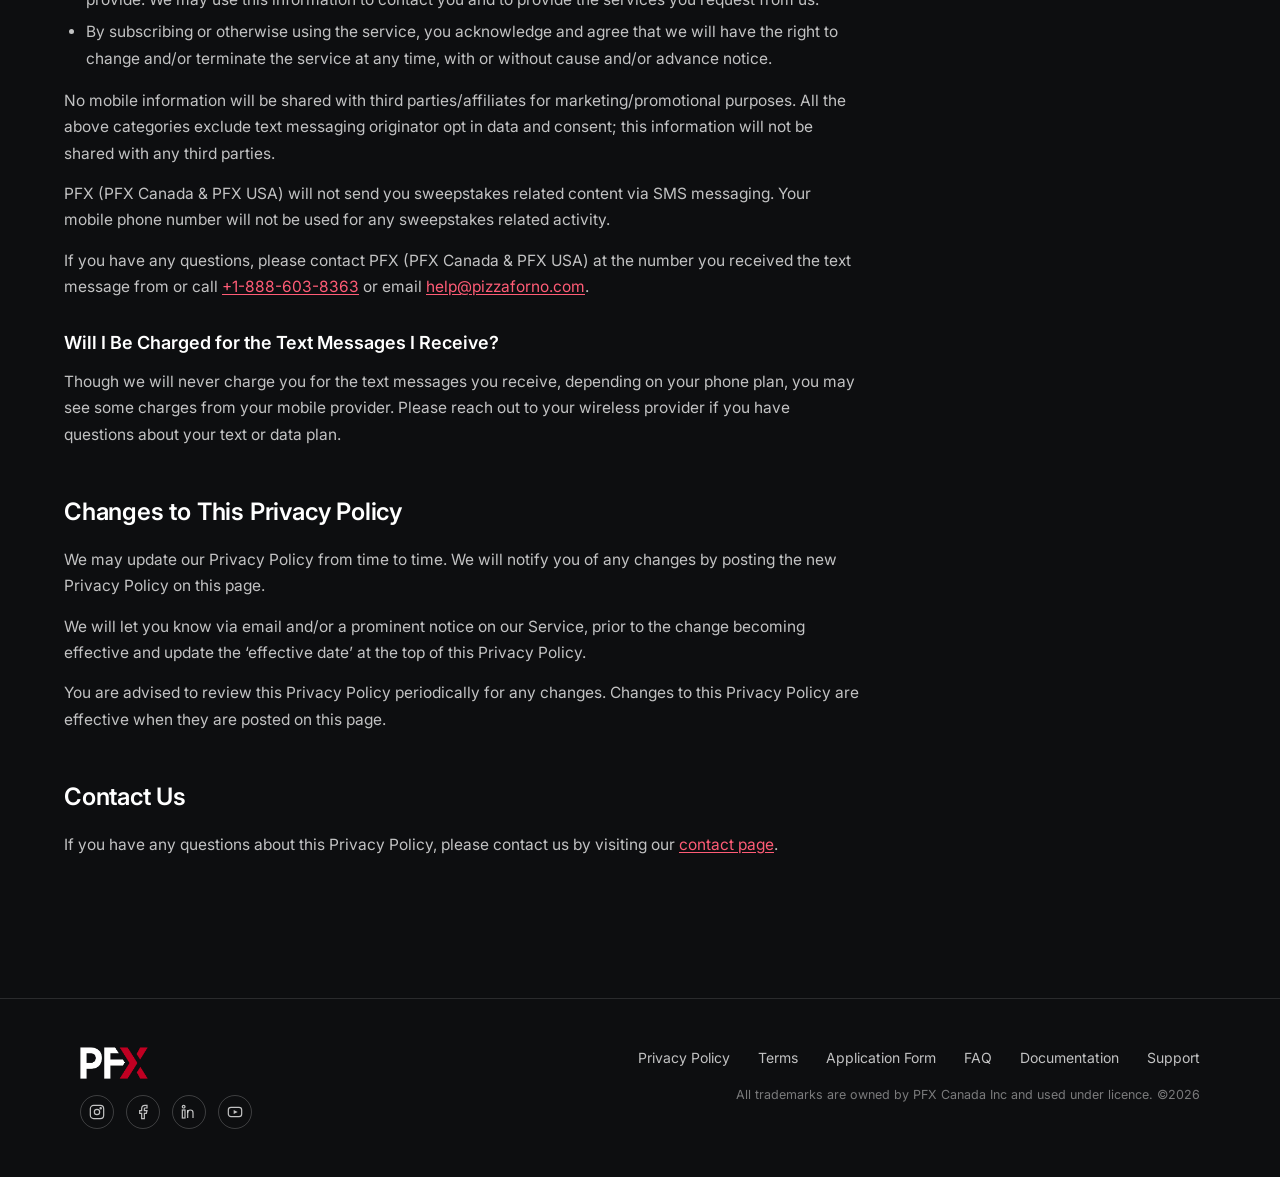
<file: privacy-policy.html>
<!DOCTYPE html>
<html lang="en">
<head>
<meta charset="UTF-8">
<meta name="viewport" content="width=device-width, initial-scale=1.0">
<script src="analytics.js"></script>
<link rel="icon" type="image/x-icon" href="favicon.ico">
<link rel="icon" type="image/png" sizes="16x16" href="favicon-16.png">
<link rel="icon" type="image/png" sizes="32x32" href="favicon-32.png">
<link rel="icon" type="image/png" sizes="192x192" href="favicon-192.png">
<link rel="apple-touch-icon" sizes="180x180" href="favicon-180.png">
<title>Privacy Policy — PFX</title>
<link rel="preconnect" href="https://fonts.googleapis.com">
<link rel="preconnect" href="https://fonts.gstatic.com" crossorigin>
<link href="https://fonts.googleapis.com/css2?family=Inter:ital,opsz,wght@0,14..32,100..900;1,14..32,100..900&display=swap" rel="stylesheet">
<link rel="stylesheet" href="talk-modal.css?v=4">
<style>
  :root{
    --red:#C00022;
    --red-dark:#A80F22;
    --ink:#ffffff;
    --bg:#0D0E10;
    --bg-alt:#131722;
    --gray:#9AA3AF;
    --line:rgba(255,255,255,0.12);
    --panel:rgba(217,217,217,0.2);
    --panel-solid:#181c24;
    --section-bg:#0D0E10;
    --input-bg:rgba(255,255,255,0.3);
    --white:#fff;
  }
  *{box-sizing:border-box; margin:0; padding:0;}
  body{
    font-family: "Inter", -apple-system, BlinkMacSystemFont, "Segoe UI", Helvetica, Arial, sans-serif;
    color:var(--ink);
    background:var(--bg);
    line-height:1.5;
  }
  a{text-decoration:none; color:inherit;}

  /* NAV (shared identically across every page) */
  header.nav{
    display:flex; align-items:center; justify-content:space-between;
    padding:12px 112px;
    max-width:1282px; margin:20px auto 0;
    position:sticky; top:20px; z-index:100;
    background:rgba(0,0,0,0.45);
    backdrop-filter:blur(14px); -webkit-backdrop-filter:blur(14px);
    border:1px solid rgba(255,255,255,0.08);
    border-radius:50px;
  }
  .logo{font-size:28px; font-weight:800; letter-spacing:-0.5px; color:var(--white);}
  .logo img{height:32px; width:auto; display:block;}
  .logo span{color:var(--red);}
  nav.links{display:flex; align-items:center; gap:19.2px; font-size:15px; font-weight:400; color:var(--white);}
  nav.links a{color:var(--white); letter-spacing:0.5px;}
  nav.links a.talk{
    background:var(--red); color:#fff; padding:10px 20px; border-radius:12px; font-weight:600;
  }
  .search-btn{color:var(--white);}
  .nav-logo-btn{
    display:flex; align-items:center; justify-content:center;
    width:40px; height:40px; padding:2px; flex-shrink:0;
    background:none; border:none;
  }
  .nav-logo-btn:hover{opacity:0.85;}
  .nav-logo-btn img{width:33px; height:33px; display:block; object-fit:contain;}

  /* LAYOUT: policy text + sticky "On this page" nav */
  .policy-layout{
    max-width:1200px; margin:0 auto; padding:0 24px;
    display:grid; grid-template-columns:minmax(0,1fr) 300px; gap:56px; align-items:start;
  }
  .toc{
    position:sticky; top:110px; margin-top:64px;
    background:var(--panel-solid); border:1px solid rgba(255,255,255,0.08); border-radius:22px;
    padding:24px 26px;
  }
  .toc summary{font-size:17px; font-weight:600; color:var(--white); list-style:none; margin-bottom:10px;}
  .toc summary::-webkit-details-marker{display:none;}
  .toc-scroll{position:relative; max-height:calc(100vh - 210px); overflow-y:auto; scrollbar-width:thin;}
  .toc ol{list-style:none;}
  .toc a{
    display:block; padding:6px 0; font-size:14px; font-weight:500; color:rgba(255,255,255,0.55);
    white-space:nowrap; overflow:hidden; text-overflow:ellipsis; transition:color .15s ease;
  }
  .toc li.sub a{padding-left:16px;}
  .toc a:hover{color:rgba(255,255,255,0.85);}
  .toc a.active{color:var(--white); font-weight:600;}

  /* PAGE HEAD */
  .page-head{padding:64px 0 0; scroll-margin-top:120px;}
  .page-head h1{scroll-margin-top:120px;}
  .dates{scroll-margin-top:120px;}
  .eyebrow{color:rgba(255,255,255,0.6); font-weight:400; font-size:14px; letter-spacing:0.15em; text-transform:uppercase; margin-bottom:12px;}
  .page-head h1{font-size:44px; font-weight:600; letter-spacing:-0.5px; margin-bottom:14px; color:var(--white);}
  .page-head p{color:rgba(255,255,255,0.65); font-size:16px;}
  .dates{margin-top:18px; font-size:13.5px; color:rgba(255,255,255,0.5);}

  /* POLICY BODY */
  article.policy{margin:36px 0 80px; color:rgba(255,255,255,0.75); font-size:15.5px; line-height:1.7;}
  .policy h2{font-size:24px; font-weight:600; color:var(--white); margin:44px 0 14px; letter-spacing:-0.2px; scroll-margin-top:120px;}
  .policy h3{font-size:18px; font-weight:600; color:var(--white); margin:28px 0 10px; scroll-margin-top:120px;}
  .policy h4{font-size:15.5px; font-weight:600; color:var(--white); margin:20px 0 6px; scroll-margin-top:120px;}
  .policy p{margin-bottom:14px;}
  .policy ul{margin:0 0 16px 22px;}
  .policy li{margin-bottom:6px;}
  .policy a{color:#ff5c76; text-decoration:underline; text-underline-offset:2px;}

  /* FOOTER (shared identically across every page) */
  footer{
    border-top:1px solid var(--line); margin-top:60px; padding:48px 80px; background:var(--bg);
  }
  .footer-inner{
    max-width:1280px; margin:0 auto; display:flex; justify-content:space-between; align-items:flex-start; flex-wrap:wrap; gap:24px;
  }
  .footer-left .logo{margin-bottom:16px; display:block;}
  .footer-socials{display:flex; gap:12px;}
  .footer-socials a{
    width:34px; height:34px; border-radius:50%; border:1.5px solid rgba(255,255,255,0.2);
    display:flex; align-items:center; justify-content:center; color:rgba(255,255,255,0.75);
  }
  .footer-right{text-align:right;}
  .footer-links{display:flex; flex-wrap:wrap; justify-content:flex-end; gap:28px; margin-bottom:18px;}
  .footer-links a{font-size:14px; color:rgba(255,255,255,0.75);}
  .footer-legal{font-size:12.5px; color:rgba(255,255,255,0.45); max-width:480px; margin-left:auto;}

  @media (max-width: 900px){
    header.nav{margin:12px; padding:10px 16px;}
    nav.links{gap:12px; font-size:13px;}
    nav.links a:not(.talk), nav.links .search-btn{display:none;}
    /* On small screens the nav sits above the text as a collapsible panel */
    .policy-layout{grid-template-columns:1fr; gap:0;}
    .toc{position:static; order:-1; margin-top:32px;}
    .toc-scroll{max-height:none;}
    .toc:not([open]) summary{margin-bottom:0;}
    .toc summary{cursor:pointer; display:flex; justify-content:space-between; align-items:center;}
    .toc summary::after{content:""; width:8px; height:8px; border-right:2px solid currentColor; border-bottom:2px solid currentColor; transform:rotate(45deg); margin:-4px 4px 0 0; transition:transform .15s ease;}
    .toc[open] summary::after{transform:rotate(-135deg); margin-top:4px;}
    .page-head{padding-top:32px;}
    .page-head h1{font-size:32px;}
    footer{padding:32px 24px;}
    .footer-inner{flex-direction:column;}
    .footer-right{text-align:left;}
    .footer-links{justify-content:flex-start;}
    .footer-legal{margin-left:0;}
  }
</style>
</head>
<body>

<header class="nav">
  <a href="index.html" class="logo" aria-label="PFX home"><img src="Images/pfx-logo-white.png" alt="PFX"></a>
  <nav class="links">
    <a href="kiosk-outdoor.html">Explore Kiosk</a>
    <a href="index.html#case-study">Case Study</a>
    <a href="roi_calculator.html">ROI Calculator</a>
    <a href="index.html#faq">FAQ</a>
    <a href="contact.html">Support</a>
    <a href="blog.html">Blog</a>
    <button type="button" class="search-btn" id="siteSearchBtn" aria-label="Search blog">
      <svg width="18" height="18" viewBox="0 0 24 24" fill="none" stroke="currentColor" stroke-width="2" stroke-linecap="round" stroke-linejoin="round"><circle cx="11" cy="11" r="8"></circle><line x1="21" y1="21" x2="16.65" y2="16.65"></line></svg>
    </button>
    <a href="https://www.pizzaforno.com" class="nav-logo-btn" target="_blank" rel="noopener" aria-label="Powered by PizzaForno">
      <img src="pizzaforno-logomark.png" alt="PizzaForno">
    </a>
    <a href="contact.html" class="talk" data-talk-trigger>Let's Talk!</a>
  </nav>
</header>

<div class="policy-layout">
<div class="policy-main">
<div class="page-head">
  <div class="eyebrow">Legal</div>
  <h1 id="privacy-policy">Privacy Policy</h1>
  <p>This Privacy Policy describes our policies and procedures on the collection, use and disclosure of your information when you use the Service, and tells you about your privacy rights and how the law protects you. We use your personal data to provide and improve the Service. By using the Service, you agree to the collection and use of information in accordance with this Privacy Policy.</p>
  <div class="dates" id="effective-date">Last updated: July 30, 2024 &middot; Effective date: July 30, 2024</div>
</div>

<article class="policy">
  <p>PFX (PFX Canada &amp; PFX USA) (&lsquo;us&rsquo;, &lsquo;we&rsquo;, or &lsquo;our&rsquo;) operates the <a href="https://pizzaforno.com/" target="_blank" rel="noopener">https://pizzaforno.com/</a> website (hereinafter referred to as the &lsquo;Service&rsquo;).</p>
  <p>This page informs you of our policies regarding the collection, use, and disclosure of personal data when you use our Service and the choices you have associated with that data.</p>
  <p>We use your data to provide and improve the Service. By using the Service, you agree to the collection and use of information in accordance with this policy. Unless otherwise defined in this Privacy Policy, the terms used in this Privacy Policy have the same meanings as in our Terms and Conditions, accessible from <a href="https://pizzaforno.com/terms" target="_blank" rel="noopener">https://pizzaforno.com/terms</a>.</p>

  <h2 id="information-collection-and-use">Information Collection and Use</h2>
  <p>We collect several different types of information for various purposes to provide and improve our Service to you.</p>

  <h3 id="types-of-data-collected">Types of Data Collected</h3>
  <h4 id="personal-data">Personal Data</h4>
  <p>While using our Service, we may ask you to provide us with certain personally identifiable information that can be used to contact or identify you (&lsquo;Personal Data&rsquo;). Personally identifiable information may include, but is not limited to:</p>
  <ul>
    <li>Email address</li>
    <li>First name and last name</li>
    <li>Phone number</li>
    <li>Address, State, Province, ZIP/Postal code, City</li>
    <li>Cookies and Usage Data</li>
  </ul>

  <h4 id="usage-data">Usage Data</h4>
  <p>We may also collect information on how the Service is accessed and used (&lsquo;Usage Data&rsquo;). This Usage Data may include information such as your computer&rsquo;s Internet Protocol address (e.g. IP address), browser type, browser version, the pages of our Service that you visit, the time and date of your visit, the time spent on those pages, unique device identifiers and other diagnostic data.</p>

  <h4 id="tracking-cookies-data">Tracking &amp; Cookies Data</h4>
  <p>We use cookies and similar tracking technologies to track the activity on our Service and hold certain information. Cookies are files with small amount of data which may include an anonymous unique identifier. Cookies are sent to your browser from a website and stored on your device. Tracking technologies also used are beacons, tags, and scripts to collect and track information and to improve and analyze our Service. You can instruct your browser to refuse all cookies or to indicate when a cookie is being sent. However, if you do not accept cookies, you may not be able to use some portions of our Service. Examples of Cookies we use:</p>
  <p><strong>Session Cookies</strong></p>
  <ul><li>We use Session Cookies to operate our Service.</li></ul>
  <p><strong>Preference Cookies</strong></p>
  <ul><li>We use Preference Cookies to remember your preferences and various settings.</li></ul>
  <p><strong>Security Cookies</strong></p>
  <ul><li>We use Security Cookies for security purposes.</li></ul>

  <h2 id="use-of-data">Use of Data</h2>
  <p>PFX uses the collected data for various purposes:</p>
  <ul>
    <li>To provide and maintain the Service</li>
    <li>To notify you about changes to our Service</li>
    <li>To allow you to participate in interactive features of our Service when you choose to do so</li>
    <li>To provide customer care and support</li>
    <li>To provide analysis or valuable information so that we can improve the Service</li>
    <li>To monitor the usage of the Service</li>
    <li>To detect, prevent and address technical issues</li>
  </ul>

  <h2 id="transfer-of-data">Transfer of Data</h2>
  <p>Your information, including Personal Data, may be transferred to &mdash; and maintained on &mdash; computers located outside of your state, province, country or other governmental jurisdiction where the data protection laws may differ than those from your jurisdiction. If you are located outside Canada and choose to provide information to us, please note that we transfer the data, including Personal Data, to Canada and process it there.</p>
  <p>Your consent to this Privacy Policy followed by your submission of such information represents your agreement to that transfer. PFX will take all steps reasonably necessary to ensure that your data is treated securely and in accordance with this Privacy Policy and no transfer of your Personal Data will take place to an organization or a country unless there are adequate controls in place including the security of your data and other personal information.</p>

  <h2 id="disclosure-of-data">Disclosure of Data</h2>
  <h3 id="legal-requirements">Legal Requirements</h3>
  <p>PFX may disclose your Personal Data in the good faith belief that such action is necessary to:</p>
  <ul>
    <li>To comply with a legal obligation</li>
    <li>To protect and defend the rights or property of PFX</li>
    <li>To prevent or investigate possible wrongdoing in connection with the Service</li>
    <li>To protect the personal safety of users of the Service or the public</li>
    <li>To protect against legal liability</li>
  </ul>

  <h2 id="security-of-data">Security of Data</h2>
  <p>The security of your data is important to us, but remember that no method of transmission over the Internet, or method of electronic storage is 100% secure. While we strive to use commercially acceptable means to protect your Personal Data, we cannot guarantee its absolute security.</p>

  <h2 id="service-providers">Service Providers</h2>
  <p>We may employ third party companies and individuals to facilitate our Service (&lsquo;Service Providers&rsquo;), to provide the Service on our behalf, to perform Service-related services or to assist us in analyzing how our Service is used.</p>
  <p>These third parties have access to your Personal Data only to perform these tasks on our behalf and are obligated not to disclose or use it for any other purpose.</p>

  <h3 id="analytics">Analytics</h3>
  <p>We may use third-party Service Providers to monitor and analyze the use of our Service.</p>
  <h4 id="google-analytics">Google Analytics</h4>
  <p>Google Analytics is a web analytics service offered by Google that tracks and reports website traffic. Google uses the data collected to track and monitor the use of our Service. This data is shared with other Google services. Google may use the collected data to contextualize and personalize the ads of its own advertising network.</p>
  <p>You can opt-out of having made your activity on the Service available to Google Analytics by installing the Google Analytics opt-out browser add-on. The add-on prevents the Google Analytics JavaScript (ga.js, analytics.js, and dc.js) from sharing information with Google Analytics about visits activity.</p>
  <p>For more information on the privacy practices of Google, please visit the Google Privacy &amp; Terms web page: <a href="https://policies.google.com/privacy?hl=en" target="_blank" rel="noopener">https://policies.google.com/privacy?hl=en</a>.</p>

  <h2 id="links-to-other-sites">Links to Other Sites</h2>
  <p>Our Service may contain links to other sites that are not operated by us. If you click on a third party link, you will be directed to that third party&rsquo;s site. We strongly advise you to review the Privacy Policy of every site you visit.</p>
  <p>We have no control over and assume no responsibility for the content, privacy policies or practices of any third party sites or services.</p>

  <h2 id="childrens-privacy">Children&rsquo;s Privacy</h2>
  <p>Our Service does not address anyone under the age of 18 (&lsquo;Children&rsquo;).</p>
  <p>We do not knowingly collect personally identifiable information from anyone under the age of 18. If you are a parent or guardian and you are aware that your Children has provided us with Personal Data, please contact us. If we become aware that we have collected Personal Data from children without verification of parental consent, we take steps to remove that information from our servers.</p>

  <h2 id="sms-privacy">SMS Privacy</h2>
  <h3 id="agreement-to-receive-text-messages">Agreement to Receive Text Messages</h3>
  <p>By providing your mobile number, you agree that PFX (PFX Canada &amp; PFX USA) may send you periodic SMS or MMS messages containing but not limited to deals, news updates, event reminders, etc.</p>
  <ul>
    <li>Message frequency may vary.</li>
    <li>You may unsubscribe at any time by texting the word STOP to the number you received the text message from. You may receive a subsequent message confirming your opt-out request.</li>
    <li>For help, contact the number you received the text message from.</li>
    <li>Message and data rates may apply.</li>
    <li>United States participating carriers include AT&amp;T, T-Mobile&reg;, Verizon Wireless, Sprint, Boost, U.S. Cellular&reg;, MetroPCS&reg;, InterOp, Cellcom, C Spire Wireless, Cricket, Virgin Mobile, and others.</li>
    <li>T-Mobile is not liable for delayed or undelivered messages.</li>
    <li>You agree to notify us of any changes to your mobile number and update your account with us to reflect this change.</li>
    <li>Data obtained from you in connection with this SMS service may include your cell phone number, your carrier&rsquo;s name, and the date, time, and content of your messages, as well as other information that you provide. We may use this information to contact you and to provide the services you request from us.</li>
    <li>By subscribing or otherwise using the service, you acknowledge and agree that we will have the right to change and/or terminate the service at any time, with or without cause and/or advance notice.</li>
  </ul>
  <p>No mobile information will be shared with third parties/affiliates for marketing/promotional purposes. All the above categories exclude text messaging originator opt in data and consent; this information will not be shared with any third parties.</p>
  <p>PFX (PFX Canada &amp; PFX USA) will not send you sweepstakes related content via SMS messaging. Your mobile phone number will not be used for any sweepstakes related activity.</p>
  <p>If you have any questions, please contact PFX (PFX Canada &amp; PFX USA) at the number you received the text message from or call <a href="tel:+18886038363">+1-888-603-8363</a> or email <a href="mailto:help@pizzaforno.com">help@pizzaforno.com</a>.</p>

  <h3 id="will-i-be-charged-for-the-text-messages-i-receive">Will I Be Charged for the Text Messages I Receive?</h3>
  <p>Though we will never charge you for the text messages you receive, depending on your phone plan, you may see some charges from your mobile provider. Please reach out to your wireless provider if you have questions about your text or data plan.</p>

  <h2 id="changes-to-this-privacy-policy">Changes to This Privacy Policy</h2>
  <p>We may update our Privacy Policy from time to time. We will notify you of any changes by posting the new Privacy Policy on this page.</p>
  <p>We will let you know via email and/or a prominent notice on our Service, prior to the change becoming effective and update the &lsquo;effective date&rsquo; at the top of this Privacy Policy.</p>
  <p>You are advised to review this Privacy Policy periodically for any changes. Changes to this Privacy Policy are effective when they are posted on this page.</p>

  <h2 id="contact-us">Contact Us</h2>
  <p>If you have any questions about this Privacy Policy, please contact us by visiting our <a href="contact.html">contact page</a>.</p>
</article>
</div>

<details class="toc" open>
  <summary>On this page</summary>
  <div class="toc-scroll">
  <ol>
    <li><a href="#privacy-policy">Privacy Policy</a></li>
    <li><a href="#effective-date">Effective Date: July 30, 2024</a></li>
    <li><a href="#information-collection-and-use">Information Collection and Use</a></li>
    <li><a href="#types-of-data-collected">Types of Data Collected</a></li>
    <li><a href="#personal-data">Personal Data</a></li>
    <li><a href="#usage-data">Usage Data</a></li>
    <li><a href="#tracking-cookies-data">Tracking &amp; Cookies Data</a></li>
    <li><a href="#use-of-data">Use of Data</a></li>
    <li><a href="#transfer-of-data">Transfer of Data</a></li>
    <li><a href="#disclosure-of-data">Disclosure of Data</a></li>
    <li><a href="#legal-requirements">Legal Requirements</a></li>
    <li><a href="#security-of-data">Security of Data</a></li>
    <li><a href="#service-providers">Service Providers</a></li>
    <li><a href="#analytics">Analytics</a></li>
    <li class="sub"><a href="#google-analytics">Google Analytics</a></li>
    <li><a href="#links-to-other-sites">Links to Other Sites</a></li>
    <li><a href="#childrens-privacy">Children&rsquo;s Privacy</a></li>
    <li><a href="#sms-privacy">SMS Privacy</a></li>
    <li class="sub"><a href="#agreement-to-receive-text-messages">Agreement to Receive Text Messages</a></li>
    <li class="sub"><a href="#will-i-be-charged-for-the-text-messages-i-receive" title="Will I Be Charged for the Text Messages I Receive?">Will I Be Charged for the Text Messages I Receive?</a></li>
    <li><a href="#changes-to-this-privacy-policy">Changes to This Privacy Policy</a></li>
    <li><a href="#contact-us">Contact Us</a></li>
  </ol>
  </div>
</details>
</div>

<script>
  // Highlight the section currently being read in the "On this page" nav.
  (function(){
    var links = Array.prototype.slice.call(document.querySelectorAll('.toc a'));
    var targets = links.map(function(a){ return document.getElementById(a.getAttribute('href').slice(1)); });
    var toc = document.querySelector('.toc');
    var list = toc.querySelector('.toc-scroll');
    // Always open beside the text on desktop; collapsed by default above it on mobile.
    var mobile = window.matchMedia('(max-width: 900px)');
    function syncOpen(){ toc.open = !mobile.matches; }
    mobile.addEventListener('change', syncOpen);
    toc.querySelector('summary').addEventListener('click', function(e){ if (!mobile.matches) e.preventDefault(); });
    syncOpen();

    function update(){
      var current = 0;
      targets.forEach(function(t, i){ if (t.getBoundingClientRect().top <= 140) current = i; });
      // At the very bottom, the last short sections can't reach the top, so mark the last one.
      if (window.innerHeight + window.scrollY >= document.documentElement.scrollHeight - 2) current = targets.length - 1;
      links.forEach(function(a, i){ a.classList.toggle('active', i === current); });
      // Keep the active link visible when the nav is taller than the screen.
      var a = links[current], top = a.offsetTop, bottom = top + a.offsetHeight;
      if (top < list.scrollTop + 40) list.scrollTop = top - 40;
      else if (bottom > list.scrollTop + list.clientHeight - 20) list.scrollTop = bottom - list.clientHeight + 20;
    }
    window.addEventListener('scroll', update, { passive: true });
    window.addEventListener('resize', update);
    update();
  })();
</script>

<footer>
  <div class="footer-inner">
    <div class="footer-left">
      <div class="logo"><img src="Images/pfx-logo-white.png" alt="PFX"></div>
      <div class="footer-socials">
        <a href="#" aria-label="Instagram"><svg width="16" height="16" viewBox="0 0 24 24" fill="none" stroke="currentColor" stroke-width="1.8"><rect x="2" y="2" width="20" height="20" rx="5"></rect><circle cx="12" cy="12" r="4"></circle><circle cx="17.5" cy="6.5" r="1"></circle></svg></a>
        <a href="#" aria-label="Facebook"><svg width="16" height="16" viewBox="0 0 24 24" fill="none" stroke="currentColor" stroke-width="1.8"><path d="M18 2h-3a5 5 0 0 0-5 5v3H7v4h3v8h4v-8h3l1-4h-4V7a1 1 0 0 1 1-1h3Z"></path></svg></a>
        <a href="#" aria-label="LinkedIn"><svg width="16" height="16" viewBox="0 0 24 24" fill="none" stroke="currentColor" stroke-width="1.8"><rect x="2" y="9" width="4" height="12"></rect><circle cx="4" cy="4" r="2"></circle><path d="M10 9v12"></path><path d="M10 13a4 4 0 0 1 8 0v8"></path></svg></a>
        <a href="#" aria-label="YouTube"><svg width="16" height="16" viewBox="0 0 24 24" fill="none" stroke="currentColor" stroke-width="1.8"><rect x="2" y="5" width="20" height="14" rx="4"></rect><polygon points="10 9 16 12 10 15" fill="currentColor" stroke="none"></polygon></svg></a>
      </div>
    </div>
    <div class="footer-right">
      <div class="footer-links">
        <a href="privacy-policy.html">Privacy Policy</a>
        <a href="#">Terms</a>
        <a href="#">Application Form</a>
        <a href="index.html#faq">FAQ</a>
        <a href="#">Documentation</a>
        <a href="contact.html">Support</a>
      </div>
      <p class="footer-legal">All trademarks are owned by PFX Canada Inc and used under licence. &copy;2026</p>
    </div>
  </div>
</footer>

<script src="blog-data.js"></script>
<script src="site-search.js"></script>
<script src="talk-modal.js?v=4"></script>

</body>
</html>
</file>
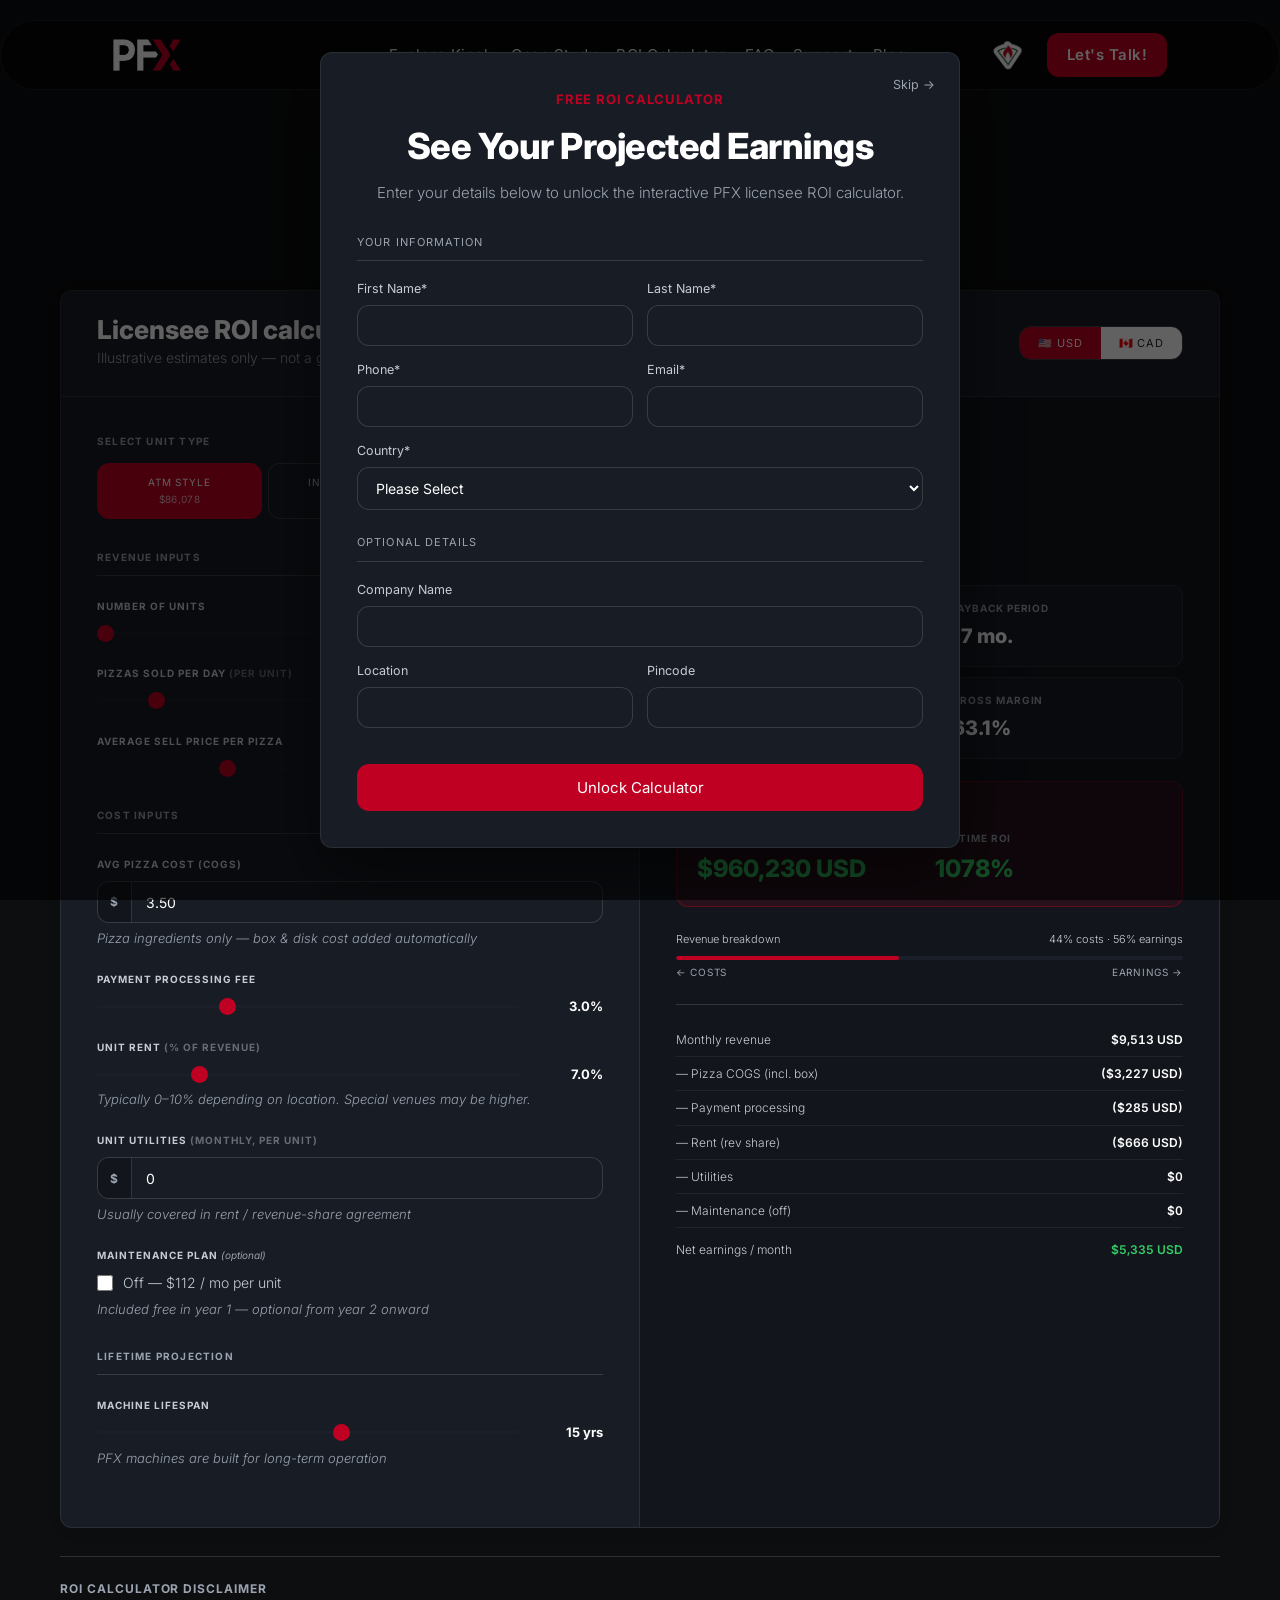
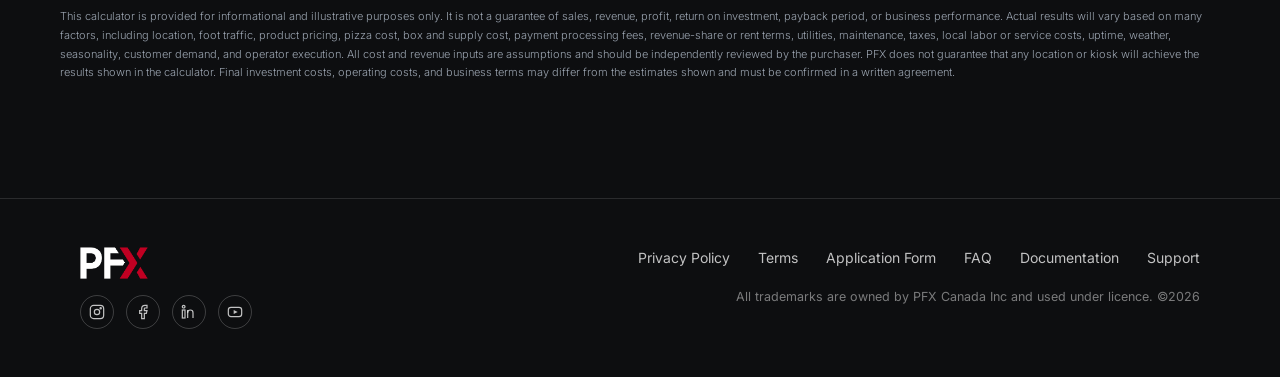
<file: roi_calculator.html>
<!DOCTYPE html>
<html lang="en">
<head>
<meta charset="UTF-8">
<meta name="viewport" content="width=device-width, initial-scale=1.0">
<script src="analytics.js"></script>
<link rel="icon" type="image/x-icon" href="favicon.ico">
<link rel="icon" type="image/png" sizes="16x16" href="favicon-16.png">
<link rel="icon" type="image/png" sizes="32x32" href="favicon-32.png">
<link rel="icon" type="image/png" sizes="192x192" href="favicon-192.png">
<link rel="apple-touch-icon" sizes="180x180" href="favicon-180.png">
<title>ROI Calculator — PFX</title>
<link rel="preconnect" href="https://fonts.googleapis.com">
<link rel="preconnect" href="https://fonts.gstatic.com" crossorigin>
<link href="https://fonts.googleapis.com/css2?family=Inter:ital,opsz,wght@0,14..32,100..900;1,14..32,100..900&display=swap" rel="stylesheet">
<link rel="stylesheet" href="talk-modal.css?v=4">
<script src="https://www.google.com/recaptcha/api.js" async defer></script>
<style>
*,*::before,*::after{box-sizing:border-box;margin:0;padding:0;}
:root{
  --red:#C00022; --red-dark:#A80F22;
  --red-light:rgba(192,0,34,0.15); --red-border:rgba(192,0,34,0.4);
  --black:#ffffff; --mid:#C7CCD3; --muted:#C7CCD3; --hint:#9AA3AF;
  --white:#181c24; --off:#12151c; --off2:#1b1f29;
  --border:rgba(255,255,255,0.14); --border2:rgba(255,255,255,0.08);
  --green:#33CC66; --gray:#9AA3AF;
  --ink:#ffffff; --bg:#0D0E10; --bg-alt:#131722;
  --line:rgba(255,255,255,0.12); --panel:rgba(217,217,217,0.2);
  --panel-solid:#181c24; --section-bg:#0D0E10; --input-bg:rgba(255,255,255,0.3);
}
html{scroll-behavior:smooth;}
body{font-family:"Inter",-apple-system,BlinkMacSystemFont,"Segoe UI",Helvetica,Arial,sans-serif;background:var(--bg);color:var(--black);-webkit-font-smoothing:antialiased;line-height:1.6;}

/* NAV (shared identically across every page) */
header.nav{
  display:flex; align-items:center; justify-content:space-between;
  padding:12px 112px;
  max-width:1282px; margin:20px auto 0;
  position:sticky; top:20px; z-index:100;
  background:rgba(0,0,0,0.45);
  backdrop-filter:blur(14px); -webkit-backdrop-filter:blur(14px);
  border:1px solid rgba(255,255,255,0.08);
  border-radius:50px;
}
.logo{font-size:28px; font-weight:800; letter-spacing:-0.5px; text-decoration:none; color:var(--black);}
  .logo img{height:32px; width:auto; display:block;}
.logo span{color:var(--red);}
nav.links{display:flex; align-items:center; gap:19.2px; font-size:15px; font-weight:400;}
nav.links a{text-decoration:none; color:var(--black); letter-spacing:0.5px;}
nav.links a.talk{
  background:var(--red); color:#fff; padding:10px 20px; border-radius:12px; font-weight:600;
  }
.search-btn{color:var(--black);}
.nav-logo-btn{
  display:flex; align-items:center; justify-content:center;
  width:40px; height:40px; padding:2px; flex-shrink:0;
  background:none; border:none;
}
.nav-logo-btn:hover{opacity:0.85;}
.nav-logo-btn img{width:33px; height:33px; display:block; object-fit:contain;}

/* FOOTER (shared identically across every page) */
footer{
  border-top:1px solid var(--line); margin-top:60px; padding:48px 80px; background:var(--bg);
}
.footer-inner{
  max-width:1280px; margin:0 auto; display:flex; justify-content:space-between; align-items:flex-start; flex-wrap:wrap; gap:24px;
}
.footer-left .logo{margin-bottom:16px; display:block;}
.footer-socials{display:flex; gap:12px;}
.footer-socials a{
  width:34px; height:34px; border-radius:50%; border:1.5px solid rgba(255,255,255,0.2);
  display:flex; align-items:center; justify-content:center; color:rgba(255,255,255,0.75);
}
.footer-right{text-align:right;}
.footer-links{display:flex; flex-wrap:wrap; justify-content:flex-end; gap:28px; margin-bottom:18px;}
.footer-links a{font-size:14px; color:rgba(255,255,255,0.75); text-decoration:none;}
.footer-legal{font-size:12.5px; color:rgba(255,255,255,0.45); max-width:480px; margin-left:auto;}

/* CALCULATOR */
.calc-section{padding:56px 2.5rem;}
.calc-inner{max-width:1160px;margin:0 auto;}
.calc-inner h1{font-size:clamp(30px,4.5vw,48px); font-weight:800; letter-spacing:-0.5px; margin-bottom:10px; text-align:center;}
.calc-inner .sub{font-size:15px;color:var(--muted);max-width:560px;margin:0 auto 32px;font-weight:400;line-height:1.7;text-align:center;}
.calc-box{background:var(--white);border:1px solid var(--border2);border-radius:12px;overflow:hidden;box-shadow:0 2px 20px rgba(0,0,0,0.04);}
.calc-header{background:var(--off2);padding:26px 36px;border-bottom:1px solid var(--border2);}
.calc-header h3{font-size:26px; font-weight:800; color:var(--black); line-height:1; margin-bottom:4px;}
.calc-header p{font-size:14px;color:var(--hint);font-weight:300;}
.calc-cols{display:grid;grid-template-columns:1fr 1fr;}
.calc-left{padding:36px;border-right:1px solid var(--border2);}
.calc-right{padding:36px;background:var(--off);}

.model-btns{display:flex;gap:6px;margin-bottom:30px;}
.mbtn{flex:1;padding:11px 6px;border-radius:12px;border:1.5px solid var(--border);background:var(--white);cursor:pointer;font-family:inherit;font-size:10px;font-weight:400;text-transform:uppercase;letter-spacing:0.08em;color:var(--muted);text-align:center;line-height:1.5;transition:all .15s;}
.mbtn:hover{border-color:var(--red-border);color:var(--black);}
.mbtn.on{background:var(--red);color:#fff;border-color:var(--red);}
.mbtn .mprice{display:block;font-size:10px;opacity:.7;font-weight:400;margin-top:2px;letter-spacing:.03em;}

.sec-div{font-size:10px;font-weight:700;letter-spacing:0.12em;text-transform:uppercase;color:var(--hint);padding-bottom:10px;border-bottom:1px solid var(--border);margin:28px 0 22px;}
.sec-div:first-of-type{margin-top:0;}

.ig{margin-bottom:22px;}
.ig label{display:block;font-size:10px;font-weight:700;letter-spacing:0.1em;text-transform:uppercase;color:var(--muted);margin-bottom:9px;}
.hint-t{font-size:13px;color:var(--hint);margin-top:5px;font-style:italic;font-weight:300;}
.sr{display:flex;align-items:center;gap:12px;}
.sr input[type=range]{flex:1;-webkit-appearance:none;height:3px;background:var(--off2);border-radius:2px;outline:none;cursor:pointer;}
.sr input[type=range]::-webkit-slider-thumb{-webkit-appearance:none;width:17px;height:17px;background:var(--red);border-radius:50%;cursor:pointer;}
.sr input[type=range]::-moz-range-thumb{width:17px;height:17px;background:var(--red);border-radius:50%;cursor:pointer;border:none;}
.sv{font-size:13px;font-weight:700;color:var(--black);min-width:72px;text-align:right;}
.pf{display:flex;align-items:center;border:1px solid var(--border);border-radius:12px;overflow:hidden;background:var(--white);}
.pf .px{font-size:12px;color:var(--hint);padding:0 12px;height:40px;display:flex;align-items:center;background:var(--off);border-right:1px solid var(--border);font-weight:700;letter-spacing:.05em;}
.pf input{border:none;background:transparent;color:var(--black);height:40px;padding:0 14px;font-size:14px;flex:1;outline:none;font-family:inherit;}
.cr{display:flex;align-items:center;gap:10px;}
.cr input[type=checkbox]{width:16px;height:16px;accent-color:var(--red);cursor:pointer;}
.cl{font-size:14px;color:var(--muted);font-weight:300;}

/* Results */
.rl{font-size:10px;font-weight:700;letter-spacing:0.12em;text-transform:uppercase;color:var(--hint);margin-bottom:16px;}
.big-r{margin-bottom:26px;}
.big-lbl{font-size:10px;font-weight:700;letter-spacing:0.1em;text-transform:uppercase;color:var(--muted);margin-bottom:6px;}
.big-v{font-size:44px; font-weight:800; line-height:1; color:var(--black);}
.big-v.good{color:var(--green);}
.big-v.bad{color:var(--red);}
.big-s{font-size:14px;color:var(--muted);margin-top:6px;font-weight:300;}
.kpis{display:grid;grid-template-columns:1fr 1fr;gap:10px;margin-bottom:22px;}
.kpi{background:var(--white);border:1px solid var(--border2);border-radius:12px;padding:14px 16px;}
.kpi .kl{font-size:10px;font-weight:700;letter-spacing:0.09em;text-transform:uppercase;color:var(--hint);margin-bottom:4px;}
.kpi .kv{font-size:20px; font-weight:800; color:var(--black);}
.bbar-wrap{margin-bottom:24px;}
.bbar-top{display:flex;justify-content:space-between;font-size:11px;color:var(--muted);margin-bottom:7px;font-weight:300;}
.bbar{height:4px;background:var(--off2);border-radius:2px;overflow:hidden;}
.bbar-fill{height:100%;background:var(--red);border-radius:2px;transition:width .3s;}
.bbar-foot{display:flex;justify-content:space-between;font-size:10px;color:var(--hint);margin-top:4px;letter-spacing:.07em;text-transform:uppercase;}
.pl{border-top:1px solid var(--border);padding-top:18px;}
.pr{display:flex;justify-content:space-between;padding:7px 0;border-bottom:1px solid rgba(255,255,255,0.06);font-size:12px;}
.pr:last-child{border-bottom:none;padding-top:12px;}
.pr .p-l{color:var(--muted);font-weight:300;}
.pr .p-v{color:var(--black);font-weight:600;font-variant-numeric:tabular-nums;}

.disc{font-size:11px;color:var(--hint);line-height:1.7;border-top:1px solid var(--border);padding-top:22px;margin-top:28px;font-weight:300;max-width:1160px;margin-left:auto;margin-right:auto;padding-left:0;padding-right:0;}

/* GATE — lead-capture modal shown over a dimmed, non-interactive calculator until the form is submitted */
.gate-overlay{
  position:fixed; inset:0; z-index:500;
  background:rgba(0,0,0,0.62);
  display:flex; align-items:center; justify-content:center;
  padding:40px 20px; overflow-y:auto;
}
body.gate-locked{overflow:hidden;}
.gate-modal{
  position:relative;
  background:var(--white); border:1px solid var(--border2); border-radius:12px; width:100%; max-width:640px;
  padding:36px; box-shadow:0 24px 70px rgba(0,0,0,0.5); margin:auto;
}
.gate-skip{
  position:absolute; top:16px; right:16px;
  font-size:12.5px; font-weight:400; color:var(--hint);
  background:none; border:none; cursor:pointer; padding:6px 8px; border-radius:12px;
  text-decoration:none;
}
.gate-skip:hover{color:var(--black); background:var(--off2);}
.gate-head{text-align:center;margin-bottom:28px;}
.gate-head .eyebrow{color:var(--red);font-weight:700;font-size:13px;letter-spacing:.06em;text-transform:uppercase;margin-bottom:8px;}
.gate-head h1{font-size:clamp(26px,4vw,36px);font-weight:800;letter-spacing:-0.5px;margin-bottom:5px;}
.gate-head .sub{font-size:15px;color:var(--hint);font-weight:300;line-height:1.7;}
.gate-form .form-section-title{font-size:11px;font-weight:400;letter-spacing:.1em;text-transform:uppercase;color:var(--gray);border-bottom:1px solid var(--border);padding-bottom:9px;margin:24px 0 18px;}
.gate-form .form-section-title:first-child{margin-top:0;}
.gate-form .form-row{display:grid;grid-template-columns:1fr 1fr;gap:14px;margin-bottom:14px;}
.gate-form .form-row.single{grid-template-columns:1fr;}
.gate-form .form-group{display:flex;flex-direction:column;gap:6px;}
.gate-form .form-group label{font-size:12.5px;font-weight:400;color:var(--muted);}
.gate-form input[type="text"], .gate-form input[type="tel"], .gate-form input[type="email"], .gate-form select{
  border:1px solid var(--border);border-radius:12px;padding:11px 14px;font-size:14px;
  font-family:inherit;color:var(--black);background:var(--white);
}
.gate-form input:focus, .gate-form select:focus{outline:2px solid var(--red);outline-offset:1px;}
.hp-field{position:absolute;left:-9999px;top:-9999px;} /* honeypot — never visible to real visitors */
.captcha-row{margin:22px 0 6px; display:flex; justify-content:center;}
.gate-error{
  display:none;background:var(--red-light);border:1px solid var(--red-border);color:#ff8a97;
  font-size:13px;border-radius:12px;padding:10px 12px;margin-bottom:14px;
}
.gate-error.show{display:block;}
.gate-form .btn-primary{
  width:100%;background:var(--red);color:#fff;border:none;border-radius:12px;
  padding:14px 24px;font-size:15px;font-weight:400;cursor:pointer;margin-top:8px;font-family:inherit;
}
.gate-form .btn-primary:hover{background:var(--red-dark);}
.gate-form .btn-primary:disabled{opacity:.6;cursor:default;}

@media(max-width:900px){
  header.nav{margin:12px; padding:10px 16px;}
  nav.links{gap:12px; font-size:13px;}
  nav.links a:not(.talk), nav.links .search-btn{display:none;}
  footer{padding:32px 24px;}
  .footer-inner{flex-direction:column;}
  .footer-right{text-align:left;}
  .footer-links{justify-content:flex-start;}
  .footer-legal{margin-left:0;}
}
@media(max-width:820px){
  .calc-section{padding:40px 1.25rem;}
  .calc-cols{grid-template-columns:1fr;}
  .calc-left{border-right:none;border-bottom:1px solid var(--border2);}
  .calc-header,.calc-left,.calc-right{padding:24px;}
  .gate-overlay{padding:16px;}
  .gate-modal{padding:22px;}
  .gate-form .form-row{grid-template-columns:1fr;}
}
</style>
</head>
<body>

<header class="nav">
  <a href="index.html" class="logo" aria-label="PFX home"><img src="Images/pfx-logo-white.png" alt="PFX"></a>
  <nav class="links">
    <a href="kiosk-outdoor.html">Explore Kiosk</a>
    <a href="index.html#case-study">Case Study</a>
    <a href="roi_calculator.html">ROI Calculator</a>
    <a href="index.html#faq">FAQ</a>
    <a href="contact.html">Support</a>
    <a href="blog.html">Blog</a>
    <button type="button" class="search-btn" id="siteSearchBtn" aria-label="Search blog">
      <svg width="18" height="18" viewBox="0 0 24 24" fill="none" stroke="currentColor" stroke-width="2" stroke-linecap="round" stroke-linejoin="round"><circle cx="11" cy="11" r="8"></circle><line x1="21" y1="21" x2="16.65" y2="16.65"></line></svg>
    </button>
    <a href="https://www.pizzaforno.com" class="nav-logo-btn" target="_blank" rel="noopener" aria-label="Powered by PizzaForno">
      <img src="pizzaforno-logomark.png" alt="PizzaForno">
    </a>
    <a href="contact.html" class="talk" data-talk-trigger>Let's Talk!</a>
  </nav>
</header>

<div class="gate-overlay" id="gateOverlay">
  <div class="gate-modal">
    <a href="index.html" class="gate-skip" aria-label="Skip and return to the homepage">Skip →</a>
    <div class="gate-head">
      <div class="eyebrow">Free ROI Calculator</div>
      <h1>See Your Projected Earnings</h1>
      <p class="sub">Enter your details below to unlock the interactive PFX licensee ROI calculator.</p>
    </div>

    <div class="gate-error" id="gateError">Please complete the CAPTCHA to continue.</div>

    <form class="gate-form" id="gateForm" onsubmit="return submitGateForm(event);">
      <div class="form-section-title">Your Information</div>
      <div class="form-row">
        <div class="form-group"><label>First Name*</label><input type="text" name="firstname" required></div>
        <div class="form-group"><label>Last Name*</label><input type="text" name="lastname" required></div>
      </div>
      <div class="form-row">
        <div class="form-group"><label>Phone*</label><input type="tel" name="phone" required></div>
        <div class="form-group"><label>Email*</label><input type="email" name="email" required></div>
      </div>
      <div class="form-row single">
        <div class="form-group">
          <label>Country*</label>
          <select name="country" required>
            <option value="">Please Select</option>
            <option>Canada</option>
            <option>United States</option>
            <option>Mexico/Costa Rica</option>
            <option>Outside of North America</option>
          </select>
        </div>
      </div>

      <div class="form-section-title">Optional Details</div>
      <div class="form-row single">
        <div class="form-group"><label>Company Name</label><input type="text" name="company"></div>
      </div>
      <div class="form-row">
        <div class="form-group"><label>Location</label><input type="text" name="location"></div>
        <div class="form-group"><label>Pincode</label><input type="text" name="pincode"></div>
      </div>

      <!-- Honeypot: invisible to real visitors, but simple bots often fill every field they see -->
      <div class="hp-field" aria-hidden="true">
        <label for="website">Leave this field blank</label>
        <input type="text" id="website" name="website" tabindex="-1" autocomplete="off">
      </div>

      <div class="captcha-row">
        <!--
          Get a free Site Key at google.com/recaptcha/admin (choose reCAPTCHA v2,
          "I'm not a robot" checkbox, and add your site's domain). Paste it below
          in place of YOUR_RECAPTCHA_SITE_KEY.
        -->
        <div class="g-recaptcha" data-sitekey="YOUR_RECAPTCHA_SITE_KEY" data-theme="dark"></div>
      </div>

      <button type="submit" class="btn-primary" id="gateSubmitBtn">Unlock Calculator</button>
    </form>
  </div>
</div>

<div id="calcContent" aria-hidden="true">
<section class="calc-section">
  <div class="calc-inner">
    <h1>ROI Calculator</h1>
    <p class="sub">Adjust the numbers below to model your expected returns from a PFX kiosk.</p>

    <div class="calc-box">
      <div class="calc-header">
        <div style="display:flex;align-items:flex-start;justify-content:space-between;flex-wrap:wrap;gap:16px;">
          <div>
            <h3>Licensee ROI calculator</h3>
            <p>Illustrative estimates only — not a guarantee of earnings. Actual results vary by location, foot traffic, and operating conditions.</p>
          </div>
          <div style="display:flex;border:1.5px solid var(--border);border-radius:12px;overflow:hidden;flex-shrink:0;align-self:center;">
            <button id="btn-usd" onclick="setCurrency('usd')" style="padding:9px 18px;background:var(--red);color:white;font-family:inherit;font-size:11px;font-weight:400;letter-spacing:0.08em;text-transform:uppercase;border:none;cursor:pointer;">🇺🇸 USD</button>
            <button id="btn-cad" onclick="setCurrency('cad')" style="padding:9px 18px;background:white;color:#20242c;font-family:inherit;font-size:11px;font-weight:400;letter-spacing:0.08em;text-transform:uppercase;border:none;cursor:pointer;">🇨🇦 CAD</button>
          </div>
        </div>
      </div>
      <div class="calc-cols">
        <div class="calc-left">
          <div style="font-size:10px;font-weight:700;letter-spacing:.12em;text-transform:uppercase;color:var(--hint);margin-bottom:14px;">Select unit type</div>
          <div class="model-btns">
            <button id="mbtn-atm" class="mbtn on" onclick="setModel('atm',this)">ATM Style<span class="mprice">$86,078</span></button>
            <button id="mbtn-indoor" class="mbtn" onclick="setModel('indoor',this)">Indoor Kiosk<span class="mprice">$98,216</span></button>
            <button id="mbtn-outdoor" class="mbtn" onclick="setModel('outdoor',this)">Outdoor Kiosk<span class="mprice">$109,617</span></button>
          </div>

          <div class="sec-div">Revenue inputs</div>

          <div class="ig">
            <label>Number of units</label>
            <div class="sr">
              <input type="range" id="inp-units" min="1" max="20" step="1" value="1" oninput="calc()">
              <span class="sv" id="out-units">1</span>
            </div>
          </div>
          <div class="ig">
            <label>Pizzas sold per day <span style="opacity:.45;">(per unit)</span></label>
            <div class="sr">
              <input type="range" id="inp-pizzas" min="0" max="200" step="1" value="25" oninput="calc()">
              <span class="sv" id="out-pizzas">20</span>
            </div>
          </div>
          <div class="ig">
            <label>Average sell price per pizza</label>
            <div class="sr">
              <input type="range" id="inp-price" min="5" max="30" step="0.5" value="12.5" oninput="calc()">
              <span class="sv" id="out-price">$12.50</span>
            </div>
          </div>

          <div class="sec-div">Cost inputs</div>

          <div class="ig">
            <label>Avg pizza cost (COGS)</label>
            <div class="pf"><span class="px cur-sym">$</span><input type="number" id="inp-cogs" value="3.50" min="0" step="0.10" oninput="calc()"></div>
            <div class="hint-t">Pizza ingredients only — box &amp; disk cost added automatically</div>
          </div>

          <div class="ig">
            <label>Payment processing fee</label>
            <div class="sr">
              <input type="range" id="inp-cc" min="0" max="10" step="0.1" value="3" oninput="calc()">
              <span class="sv" id="out-cc">3.0%</span>
            </div>
          </div>
          <div class="ig">
            <label>Unit rent <span style="opacity:.45;">(% of revenue)</span></label>
            <div class="sr">
              <input type="range" id="inp-rent" min="0" max="30" step="0.5" value="7" oninput="calc()">
              <span class="sv" id="out-rent">7.0%</span>
            </div>
            <div class="hint-t">Typically 0–10% depending on location. Special venues may be higher.</div>
          </div>
          <div class="ig">
            <label>Unit utilities <span style="opacity:.45;">(monthly, per unit)</span></label>
            <div class="pf"><span class="px cur-sym">$</span><input type="number" id="inp-util" value="0" min="0" step="10" oninput="calc()"></div>
            <div class="hint-t">Usually covered in rent / revenue-share agreement</div>
          </div>
          <div class="ig">
            <label>Maintenance plan <span style="font-weight:400;text-transform:none;letter-spacing:0;font-style:italic;color:var(--hint);">(optional)</span></label>
            <div class="cr">
              <input type="checkbox" id="inp-maint" onchange="calc()">
              <span class="cl" id="lbl-maint">Off — $112 / mo per unit</span>
            </div>
            <div class="hint-t">Included free in year 1 — optional from year 2 onward</div>
          </div>

          <div class="sec-div">Lifetime projection</div>

          <div class="ig">
            <label>Machine lifespan</label>
            <div class="sr">
              <input type="range" id="inp-life" min="1" max="25" step="1" value="15" oninput="calc()">
              <span class="sv" id="out-life">15 yrs</span>
            </div>
            <div class="hint-t">PFX machines are built for long-term operation</div>
          </div>
        </div>

        <div class="calc-right">
          <div class="rl">Your projected returns</div>
          <div class="big-r">
            <div class="big-lbl">Annual net earnings</div>
            <div class="big-v good" id="out-annual">—</div>
            <div class="big-s" id="out-monthly">— per month</div>
          </div>
          <div class="kpis">
            <div class="kpi"><div class="kl">Annual ROI</div><div class="kv" id="out-roi">—</div></div>
            <div class="kpi"><div class="kl">Payback period</div><div class="kv" id="out-payback">—</div></div>
            <div class="kpi"><div class="kl">Monthly revenue</div><div class="kv" id="out-rev">—</div></div>
            <div class="kpi"><div class="kl">Gross margin</div><div class="kv" id="out-gm">—</div></div>
          </div>

          <div style="background:rgba(192,0,34,0.12);border:1px solid var(--red-border);border-radius:12px;padding:18px 20px;margin-bottom:24px;">
            <div style="font-size:10px;font-weight:700;letter-spacing:0.1em;text-transform:uppercase;color:var(--red);margin-bottom:14px;">Lifetime projection (<span id="out-life-label">15</span> years)</div>
            <div style="display:grid;grid-template-columns:1fr 1fr;gap:10px;">
              <div>
                <div style="font-size:10px;font-weight:700;letter-spacing:0.09em;text-transform:uppercase;color:var(--hint);margin-bottom:4px;">Total earnings</div>
                <div style="font-size:24px; font-weight:800; color:var(--black);" id="out-lifetime">—</div>
              </div>
              <div>
                <div style="font-size:10px;font-weight:700;letter-spacing:0.09em;text-transform:uppercase;color:var(--hint);margin-bottom:4px;">Lifetime ROI</div>
                <div style="font-size:24px; font-weight:800; color:var(--black);" id="out-lifetime-roi">—</div>
              </div>
            </div>
          </div>

          <div class="bbar-wrap">
            <div class="bbar-top"><span>Revenue breakdown</span><span id="out-bleg">—</span></div>
            <div class="bbar"><div class="bbar-fill" id="bbar" style="width:50%"></div></div>
            <div class="bbar-foot"><span>← Costs</span><span>Earnings →</span></div>
          </div>
          <div class="pl">
            <div class="pr"><span class="p-l">Monthly revenue</span><span class="p-v" id="pl-rev">—</span></div>
            <div class="pr"><span class="p-l">— Pizza COGS (incl. box)</span><span class="p-v" id="pl-cogs">—</span></div>
            <div class="pr"><span class="p-l">— Payment processing</span><span class="p-v" id="pl-cc">—</span></div>
            <div class="pr"><span class="p-l">— Rent (rev share)</span><span class="p-v" id="pl-rent">—</span></div>
            <div class="pr"><span class="p-l">— Utilities</span><span class="p-v" id="pl-util">—</span></div>
            <div class="pr"><span class="p-l" id="pl-maint-l">— Maintenance (off)</span><span class="p-v" id="pl-maint">$0</span></div>
            <div class="pr"><span class="p-l">Net earnings / month</span><span class="p-v" id="pl-net">—</span></div>
          </div>
        </div>
      </div>
    </div>

    <div class="disc">
      <p style="font-size:12px;font-weight:700;letter-spacing:0.08em;text-transform:uppercase;color:var(--hint);margin-bottom:8px;">ROI Calculator Disclaimer</p>
      <p>This calculator is provided for informational and illustrative purposes only. It is not a guarantee of sales, revenue, profit, return on investment, payback period, or business performance. Actual results will vary based on many factors, including location, foot traffic, product pricing, pizza cost, box and supply cost, payment processing fees, revenue-share or rent terms, utilities, maintenance, taxes, local labor or service costs, uptime, weather, seasonality, customer demand, and operator execution. All cost and revenue inputs are assumptions and should be independently reviewed by the purchaser. PFX does not guarantee that any location or kiosk will achieve the results shown in the calculator. Final investment costs, operating costs, and business terms may differ from the estimates shown and must be confirmed in a written agreement.</p>
    </div>
  </div>
</section>
</div>

<footer>
  <div class="footer-inner">
    <div class="footer-left">
      <div class="logo"><img src="Images/pfx-logo-white.png" alt="PFX"></div>
      <div class="footer-socials">
        <a href="#" aria-label="Instagram"><svg width="16" height="16" viewBox="0 0 24 24" fill="none" stroke="currentColor" stroke-width="1.8"><rect x="2" y="2" width="20" height="20" rx="5"></rect><circle cx="12" cy="12" r="4"></circle><circle cx="17.5" cy="6.5" r="1"></circle></svg></a>
        <a href="#" aria-label="Facebook"><svg width="16" height="16" viewBox="0 0 24 24" fill="none" stroke="currentColor" stroke-width="1.8"><path d="M18 2h-3a5 5 0 0 0-5 5v3H7v4h3v8h4v-8h3l1-4h-4V7a1 1 0 0 1 1-1h3Z"></path></svg></a>
        <a href="#" aria-label="LinkedIn"><svg width="16" height="16" viewBox="0 0 24 24" fill="none" stroke="currentColor" stroke-width="1.8"><rect x="2" y="9" width="4" height="12"></rect><circle cx="4" cy="4" r="2"></circle><path d="M10 9v12"></path><path d="M10 13a4 4 0 0 1 8 0v8"></path></svg></a>
        <a href="#" aria-label="YouTube"><svg width="16" height="16" viewBox="0 0 24 24" fill="none" stroke="currentColor" stroke-width="1.8"><rect x="2" y="5" width="20" height="14" rx="4"></rect><polygon points="10 9 16 12 10 15" fill="currentColor" stroke="none"></polygon></svg></a>
      </div>
    </div>
    <div class="footer-right">
      <div class="footer-links">
        <a href="privacy-policy.html">Privacy Policy</a>
        <a href="#">Terms</a>
        <a href="#">Application Form</a>
        <a href="index.html#faq">FAQ</a>
        <a href="#">Documentation</a>
        <a href="contact.html">Support</a>
      </div>
      <p class="footer-legal">All trademarks are owned by PFX Canada Inc and used under licence. &copy;2026</p>
    </div>
  </div>
</footer>

<script>
const prices = {
  usd: { atm:86078,  indoor:98216,  outdoor:109617, install:2999, cogs:3.50, cc:3, rent:7,  util:0, maint:112, pizzas:25, price:12.50, box:0.74,  symbol:'$', label:'USD' },
  cad: { atm:114275, indoor:122398, outdoor:139999, install:2999, cogs:3.50, cc:3, rent:7,  util:0, maint:150, pizzas:25, price:12.88, box:1.04,  symbol:'$', label:'CAD' }
};
let currency = 'usd';
let model = 'atm';

function setCurrency(c) {
  currency = c;
  const p = prices[c];
  const bu = document.getElementById('btn-usd');
  const bc = document.getElementById('btn-cad');
  if (c === 'usd') {
    bu.style.background='var(--red)'; bu.style.color='white';
    bc.style.background='white'; bc.style.color='#20242c';
  } else {
    bc.style.background='var(--red)'; bc.style.color='white';
    bu.style.background='white'; bu.style.color='#20242c';
  }
  const sym = p.symbol;
  const mba = document.getElementById('mbtn-atm');    if(mba) mba.querySelector('.mprice').textContent = sym+p.atm.toLocaleString();
  const mbi = document.getElementById('mbtn-indoor'); if(mbi) mbi.querySelector('.mprice').textContent = sym+p.indoor.toLocaleString();
  const mbo = document.getElementById('mbtn-outdoor');if(mbo) mbo.querySelector('.mprice').textContent = sym+p.outdoor.toLocaleString();
  document.querySelectorAll('.cur-sym').forEach(el => el.textContent = sym);
  document.getElementById('inp-cogs').value = p.cogs.toFixed(2);
  document.getElementById('inp-util').value = p.util;
  document.getElementById('inp-price').value = p.price;
  document.getElementById('out-price').textContent = sym+p.price.toFixed(2);
  const maintAmt = sym + p.maint;
  const lm = document.getElementById('lbl-maint');
  const maintOn = document.getElementById('inp-maint').checked;
  if (lm) lm.textContent = (maintOn ? 'On' : 'Off') + ' — ' + maintAmt + ' / mo per unit';
  calc();
}

function setModel(m,btn){model=m;document.querySelectorAll('.mbtn').forEach(b=>b.classList.remove('on'));btn.classList.add('on');calc();}
function $$(id){return document.getElementById(id);}
function money(n){return '$'+Math.abs(Math.round(n)).toLocaleString()+' '+prices[currency].label;}
function signed(n){return n<0?'('+money(n)+')':money(n);}
function calc(){
  const units  = parseInt($$('inp-units').value,10);
  const pizzas = parseInt($$('inp-pizzas').value,10);
  const price  = parseFloat($$('inp-price').value);
  const cogs   = parseFloat($$('inp-cogs').value)||0;
  const box    = prices[currency].box;
  const ccPct  = parseFloat($$('inp-cc').value)/100;
  const rentPct= parseFloat($$('inp-rent').value)/100;
  const util   = parseFloat($$('inp-util').value)||0;
  const maint  = $$('inp-maint').checked;

  $$('out-units').textContent  = units;
  $$('out-pizzas').textContent = pizzas;
  $$('out-price').textContent  = prices[currency].symbol+price.toFixed(2);
  $$('out-cc').textContent     = parseFloat($$('inp-cc').value).toFixed(1)+'%';
  $$('out-rent').textContent   = parseFloat($$('inp-rent').value).toFixed(1)+'%';
  const maintSym = prices[currency].symbol + prices[currency].maint;
  $$('lbl-maint').textContent  = maint ? 'On — ' + maintSym + ' / mo per unit' : 'Off — ' + maintSym + ' / mo per unit';

  const pm      = 30.44;
  const pmos    = pizzas*pm*units;
  const rev     = pmos*price;
  const cogsT   = pmos*(cogs+box);
  const ccA     = rev*ccPct;
  const gm      = rev-cogsT-ccA;
  const rentA   = rev*rentPct;
  const utilA   = util*units;
  const maintA  = maint?prices[currency].maint*units:0;
  const earn    = gm-rentA-utilA-maintA;
  const annual  = earn*12;
  const startup = (prices[currency][model]+2999)*units;
  const roi     = startup>0?annual/startup:0;
  const payback = earn>0?Math.ceil(startup/earn):null;
  const gmPct   = rev>0?(gm/rev)*100:0;

  const av=$$('out-annual');
  av.textContent=signed(annual);
  av.className='big-v '+(annual>=0?'good':'bad');
  $$('out-monthly').textContent=signed(earn)+' per month';
  $$('out-roi').textContent=(roi*100).toFixed(1)+'%';
  $$('out-payback').textContent=payback?payback+' mo.':earn<=0?'N/A':'—';
  $$('out-rev').textContent=money(rev);
  $$('out-gm').textContent=gmPct.toFixed(1)+'%';

  const life = parseInt($$('inp-life').value, 10);
  $$('out-life').textContent = life + ' yrs';
  $$('out-life-label').textContent = life;
  const lifetimeEarnings = earn * 12 * life;
  const lifetimeRoi = startup > 0 ? lifetimeEarnings / startup : 0;
  const ltEl = $$('out-lifetime');
  ltEl.textContent = signed(lifetimeEarnings);
  ltEl.style.color = lifetimeEarnings >= 0 ? 'var(--green)' : 'var(--red)';
  const lrEl = $$('out-lifetime-roi');
  lrEl.textContent = (lifetimeRoi * 100).toFixed(0) + '%';
  lrEl.style.color = lifetimeRoi >= 0 ? 'var(--green)' : 'var(--red)';

  const tc=cogsT+ccA+rentA+utilA+maintA;
  const pct=rev>0?Math.min(97,Math.max(3,(tc/rev)*100)):50;
  $$('bbar').style.width=pct+'%';
  $$('out-bleg').textContent=pct.toFixed(0)+'% costs · '+Math.max(0,Math.round(100-pct))+'% earnings';

  $$('pl-rev').textContent  =money(rev);
  $$('pl-cogs').textContent ='('+money(cogsT)+')';
  $$('pl-cc').textContent   ='('+money(ccA)+')';
  $$('pl-rent').textContent ='('+money(rentA)+')';
  $$('pl-util').textContent =utilA>0?'('+money(utilA)+')':'$0';
  $$('pl-maint-l').textContent='— Maintenance '+(maint?'':'(off)');
  $$('pl-maint').textContent=maint?'('+money(maintA)+')':'$0';
  const ne=$$('pl-net');
  ne.textContent=signed(earn);
  ne.style.color=earn>=0?'var(--green)':'var(--red)';
}
calc();
</script>

<script>
  /* =========================================================
     ROI CALCULATOR GATE — lead-capture modal + reCAPTCHA
     -------------------------------------------------------
     1. Get a free reCAPTCHA v2 ("I'm not a robot") Site Key at
        google.com/recaptcha/admin and paste it into the
        data-sitekey attribute above, replacing YOUR_RECAPTCHA_SITE_KEY.
     2. In HubSpot, create a form matching the fields below
        (or reuse an existing one) and replace GATE_PORTAL_ID /
        GATE_FORM_GUID below with your portal ID + form GUID,
        same as the Let's Talk form on index.html / contact.html.
     3. Note: this reCAPTCHA check only confirms the widget was
        completed in the browser — without a backend there's no
        way to cryptographically verify the token with Google
        (that needs your Secret Key, which must never be used in
        client-side code). Combined with the honeypot field, this
        blocks the vast majority of simple bots, but a determined
        attacker could still bypass a client-only check. Once
        Supabase is wired up for the blog, we can move real
        reCAPTCHA verification there too, if you want it airtight.
     4. Access is remembered per-browser (localStorage) so a
        visitor who already submitted isn't asked again — clear
        "pfx_roi_unlocked" in dev tools to test the gate again.
     5. The calculator is always rendered on the page — while the
        gate is up, a dark overlay dims it and the lead form floats
        on top as a modal card, so visitors can see the calculator
        in the background but can't interact with it (the overlay
        blocks clicks, and the page can't be scrolled) until they
        submit the form.
     ========================================================= */
  var GATE_HUBSPOT_PORTAL_ID = "YOUR_PORTAL_ID";
  var GATE_HUBSPOT_FORM_GUID = "YOUR_FORM_GUID";

  document.addEventListener('DOMContentLoaded', function(){
    if (localStorage.getItem('pfx_roi_unlocked') === 'true') {
      unlockCalculator();
    } else {
      document.body.classList.add('gate-locked');
    }
  });

  function unlockCalculator(){
    document.getElementById('gateOverlay').style.display = 'none';
    document.body.classList.remove('gate-locked');
    document.getElementById('calcContent').setAttribute('aria-hidden', 'false');
  }

  function submitGateForm(event){
    event.preventDefault();
    var form = document.getElementById('gateForm');
    var errorBox = document.getElementById('gateError');
    var submitBtn = document.getElementById('gateSubmitBtn');
    errorBox.classList.remove('show');

    // Honeypot: real visitors never fill this field. If it's filled, quietly stop.
    if (document.getElementById('website').value.trim() !== '') {
      return false;
    }

    // reCAPTCHA must be completed before we accept the form.
    var captchaOk = false;
    try { captchaOk = (typeof grecaptcha !== 'undefined') && grecaptcha.getResponse().length > 0; }
    catch (e) { captchaOk = false; }
    if (!captchaOk) {
      errorBox.textContent = 'Please complete the CAPTCHA to continue.';
      errorBox.classList.add('show');
      return false;
    }

    var data = new FormData(form);
    var fieldMap = {
      firstname: "firstname",
      lastname: "lastname",
      phone: "phone",
      email: "email",
      country: "country",
      company: "company",
      location: "location",
      pincode: "zip"
    };
    var fields = [];
    Object.keys(fieldMap).forEach(function(localName){
      var val = data.get(localName);
      if (val !== null && val !== "") {
        fields.push({ name: fieldMap[localName], value: val });
      }
    });

    var payload = {
      fields: fields,
      context: { pageUri: window.location.href, pageName: document.title }
    };
    var endpoint = "https://api.hsforms.com/submissions/v3/integration/submit/"
      + GATE_HUBSPOT_PORTAL_ID + "/" + GATE_HUBSPOT_FORM_GUID;

    submitBtn.disabled = true;
    submitBtn.textContent = 'Submitting...';

    fetch(endpoint, {
      method: "POST",
      headers: { "Content-Type": "application/json" },
      body: JSON.stringify(payload)
    })
    .then(function(res){
      if (res.ok) {
        localStorage.setItem('pfx_roi_unlocked', 'true');
        unlockCalculator();
      } else {
        errorBox.textContent = 'Something went wrong submitting the form. Please try again.';
        errorBox.classList.add('show');
        submitBtn.disabled = false;
        submitBtn.textContent = 'Unlock Calculator';
        if (typeof grecaptcha !== 'undefined') grecaptcha.reset();
      }
    })
    .catch(function(){
      errorBox.textContent = 'Something went wrong submitting the form. Please try again.';
      errorBox.classList.add('show');
      submitBtn.disabled = false;
      submitBtn.textContent = 'Unlock Calculator';
      if (typeof grecaptcha !== 'undefined') grecaptcha.reset();
    });

    return false;
  }
</script>

<script src="blog-data.js"></script>
<script src="site-search.js"></script>
<script src="talk-modal.js?v=4"></script>

</body>
</html>
</file>
<file: talk-modal.css>
/* ============================================================
   "LET'S TALK!" LEAD-CAPTURE OVERLAY
   ------------------------------------------------------------
   Shared across every page (index, blog, ROI calculator, and
   all three kiosk detail pages). Clicking any element marked
   data-talk-trigger opens this as a two-stage overlay:
     1. Short stage  ("1 min")  — Email / Last Name / First Name /
        Email / Country + "Add More Information +"
     2. Expanded stage ("3 mins") — all additional fields, closed
        again via "Show Less"
   Close via the X, via clicking the dark backdrop, or Escape.
   Uses tm- prefixed classnames throughout so nothing collides
   with each page's own inline styles.
   ============================================================ */
body.tm-locked{overflow:hidden;}

.tm-overlay{
  position:fixed; inset:0; z-index:1000;
  background:rgba(0,0,0,0.8);
  display:none; align-items:flex-start; justify-content:center;
  padding:60px 20px; overflow-y:auto;
}
.tm-overlay.open{display:flex;}

.tm-wrap{
  width:100%; max-width:1080px; margin:auto;
  display:flex; flex-direction:column; align-items:center;
  gap:20px;
}

.tm-card{
  position:relative; width:100%;
  background:var(--bg, #0D0E10);
  border:1px solid rgba(255,255,255,0.12); border-radius:24px;
  padding:64px;
}

.tm-close{
  position:absolute; top:24px; right:28px;
  background:none; border:none; cursor:pointer;
  font-family:inherit; font-size:17px; font-weight:400; color:#fff;
  opacity:0.85; line-height:1; padding:6px;
}
.tm-close:hover{opacity:1;}

.tm-badge{
  display:block; width:fit-content; margin:0 auto 24px;
  font-size:12.5px; color:rgba(255,255,255,0.65);
  border:1px solid rgba(255,255,255,0.18); border-radius:20px; padding:6px 16px;
}

.tm-head{text-align:center; max-width:707px; margin:0 auto 40px;}
.tm-head h2{font-size:36px; font-weight:700; margin-bottom:16px; color:#fff; letter-spacing:-0.5px;}
.tm-head p{color:rgba(255,255,255,0.75); font-size:16px; line-height:1.8;}

form.tm-form{max-width:1016px; margin:0 auto;}
.tm-row{display:grid; grid-template-columns:1fr 1fr; gap:30px; margin-bottom:16px;}
.tm-row.single{grid-template-columns:1fr;}
.tm-group{display:flex; flex-direction:column; gap:8px;}
.tm-group label{font-size:16px; font-weight:400; color:#fff;}
.tm-group label .hint{font-size:12.5px; color:rgba(255,255,255,0.55); font-weight:400;}
.tm-group input[type="text"],
.tm-group input[type="email"],
.tm-group input[type="tel"],
.tm-group select,
.tm-group textarea{
  border:none; border-radius:20px; padding:15px 18px; font-size:14.5px;
  font-family:inherit; color:#fff; background:rgba(255,255,255,0.3);
}
.tm-group input::placeholder, .tm-group textarea::placeholder{color:rgba(255,255,255,0.55);}
.tm-group select option{color:#000;}
.tm-group textarea{resize:vertical; min-height:90px;}
.tm-group input:focus, .tm-group select:focus, .tm-group textarea:focus{outline:2px solid var(--red, #C00022); outline-offset:1px;}

.tm-note{color:rgba(255,255,255,0.75); font-size:15px; line-height:1.8; text-align:center; margin:24px 0 28px;}

.tm-extra{display:none; margin-top:8px;}
.tm-extra.open{display:block;}

.tm-consent{font-size:13.5px; color:rgba(255,255,255,0.6); margin:16px 0 10px; line-height:1.7;}
.tm-checkbox-row{display:flex; align-items:flex-start; gap:6px; margin-bottom:8px; font-size:14px; color:#fff;}
.tm-checkbox-row input{margin-top:3px;}

.tm-actions{display:flex; align-items:center; gap:20px; margin-top:16px;}
.tm-submit{
  background:var(--red, #C00022); color:#fff; border:none; border-radius:12px;
  padding:15px 24px; font-size:15px; font-weight:600; font-family:inherit;
  cursor:pointer; flex:1; text-align:center;
}
.tm-submit:hover{background:var(--red-dark, #A80F22);}
.tm-submit:disabled{opacity:0.6; cursor:default;}
.tm-add-more{
  background:none; border:none; padding:0; font-family:inherit; white-space:nowrap;
  color:#fff; font-weight:700; font-size:15px; text-decoration:underline; text-underline-offset:3px; cursor:pointer;
}
.tm-actions.tm-expanded .tm-add-more{display:none;}

.tm-checkbox-grid{display:grid; grid-template-columns:1fr 1fr; gap:30px; margin:20px 0 8px;}
.tm-checkbox-grid .tm-checkbox-row{align-items:center; gap:18px; margin:0; font-size:12.5px;}
.tm-checkbox-row input[type="checkbox"]{
  appearance:none; -webkit-appearance:none; flex-shrink:0; margin:0; cursor:pointer;
  width:36px; height:26px; border-radius:6px;
  background:rgba(255,255,255,0.3); border:1px solid rgba(255,255,255,0.15);
  display:grid; place-content:center;
}
.tm-checkbox-row input[type="checkbox"]::after{
  content:""; width:6px; height:11px; margin-top:-2px;
  border-right:2px solid #fff; border-bottom:2px solid #fff; transform:rotate(45deg);
  opacity:0;
}
.tm-checkbox-row input[type="checkbox"]:checked{background:var(--red, #C00022); border-color:var(--red, #C00022);}
.tm-checkbox-row input[type="checkbox"]:checked::after{opacity:1;}
.tm-checkbox-row input[type="checkbox"]:focus-visible{outline:2px solid var(--red, #C00022); outline-offset:2px;}

/* OVERLAY LOOK: grey card; expanded, Submit spans the full width with Show Less centred below */
.tm-overlay .tm-card{background:rgba(88,88,90,0.5); border-color:rgba(255,255,255,0.08); padding:64px 140px 48px;}
.tm-overlay .tm-badge{background:rgba(0,0,0,0.25); color:#fff; margin:0 auto 40px;}
.tm-overlay .tm-head{margin-bottom:20px;}
.tm-overlay .tm-note{color:#fff;}
.tm-overlay .tm-consent{color:#fff; font-size:15px; margin-top:28px;}
.tm-overlay .tm-submit{border-radius:20px;}
.tm-overlay .tm-actions.tm-expanded{margin-top:28px;}
.tm-overlay .tm-show-less{margin:28px auto 0;}

.tm-show-less{
  display:none;
  background:none; border:none; padding:0; font-family:inherit;
  color:#fff; font-weight:700; font-size:15px; text-decoration:underline; text-underline-offset:3px; cursor:pointer;
}
.tm-show-less.open{display:block;}

/* INLINE VERSION (data-talk-inline): same card, sitting in the page flow */
.tm-inline{padding:0 80px; margin:96px auto;}
.tm-inline .tm-wrap{max-width:1280px;}
.tm-inline .tm-card{padding:56px 140px 64px;}
.tm-inline .tm-head{margin-bottom:24px;}
.tm-inline .tm-badge{margin-bottom:40px;}
.tm-inline .tm-submit{flex:0 0 calc(50% - 15px); border-radius:20px;}
.tm-inline .tm-actions{gap:30px;}

@media (max-width: 900px){
  .tm-inline{padding:0 24px; margin:64px auto;}
  .tm-inline .tm-card{padding:40px 32px;}
}

@media (max-width: 720px){
  .tm-overlay{padding:0;}
  .tm-overlay .tm-card{padding:48px 20px 32px;}
  .tm-checkbox-grid{grid-template-columns:1fr; gap:12px;}
  .tm-inline .tm-card{border-radius:24px; padding:32px 20px; min-height:0;}
  .tm-inline .tm-submit{flex:1;}
  .tm-card{border-radius:0; padding:32px 20px; min-height:100vh;}
  .tm-close{top:16px; right:16px;}
  .tm-head h2{font-size:26px;}
  .tm-row{grid-template-columns:1fr; gap:14px;}
  .tm-actions{flex-direction:column; align-items:stretch; gap:14px;}
  .tm-actions .tm-add-more{text-align:center;}
}
</file>
